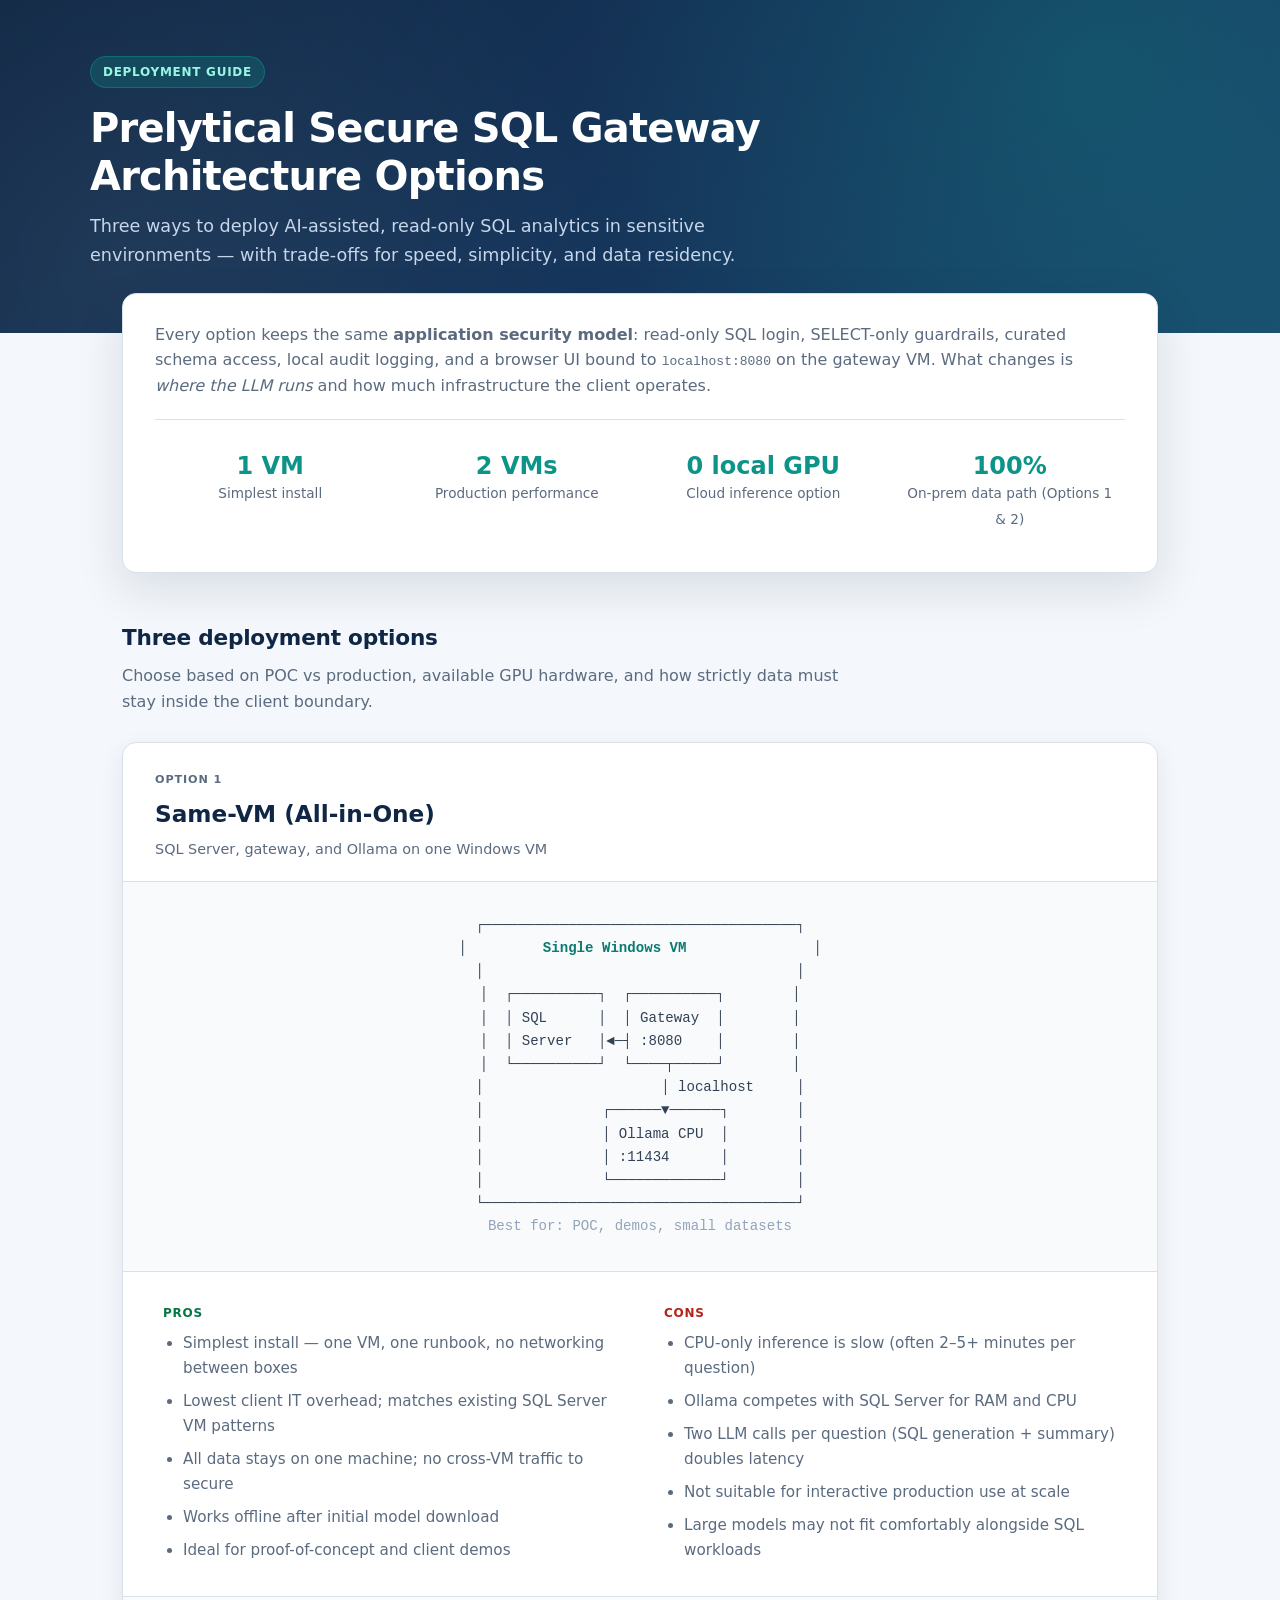
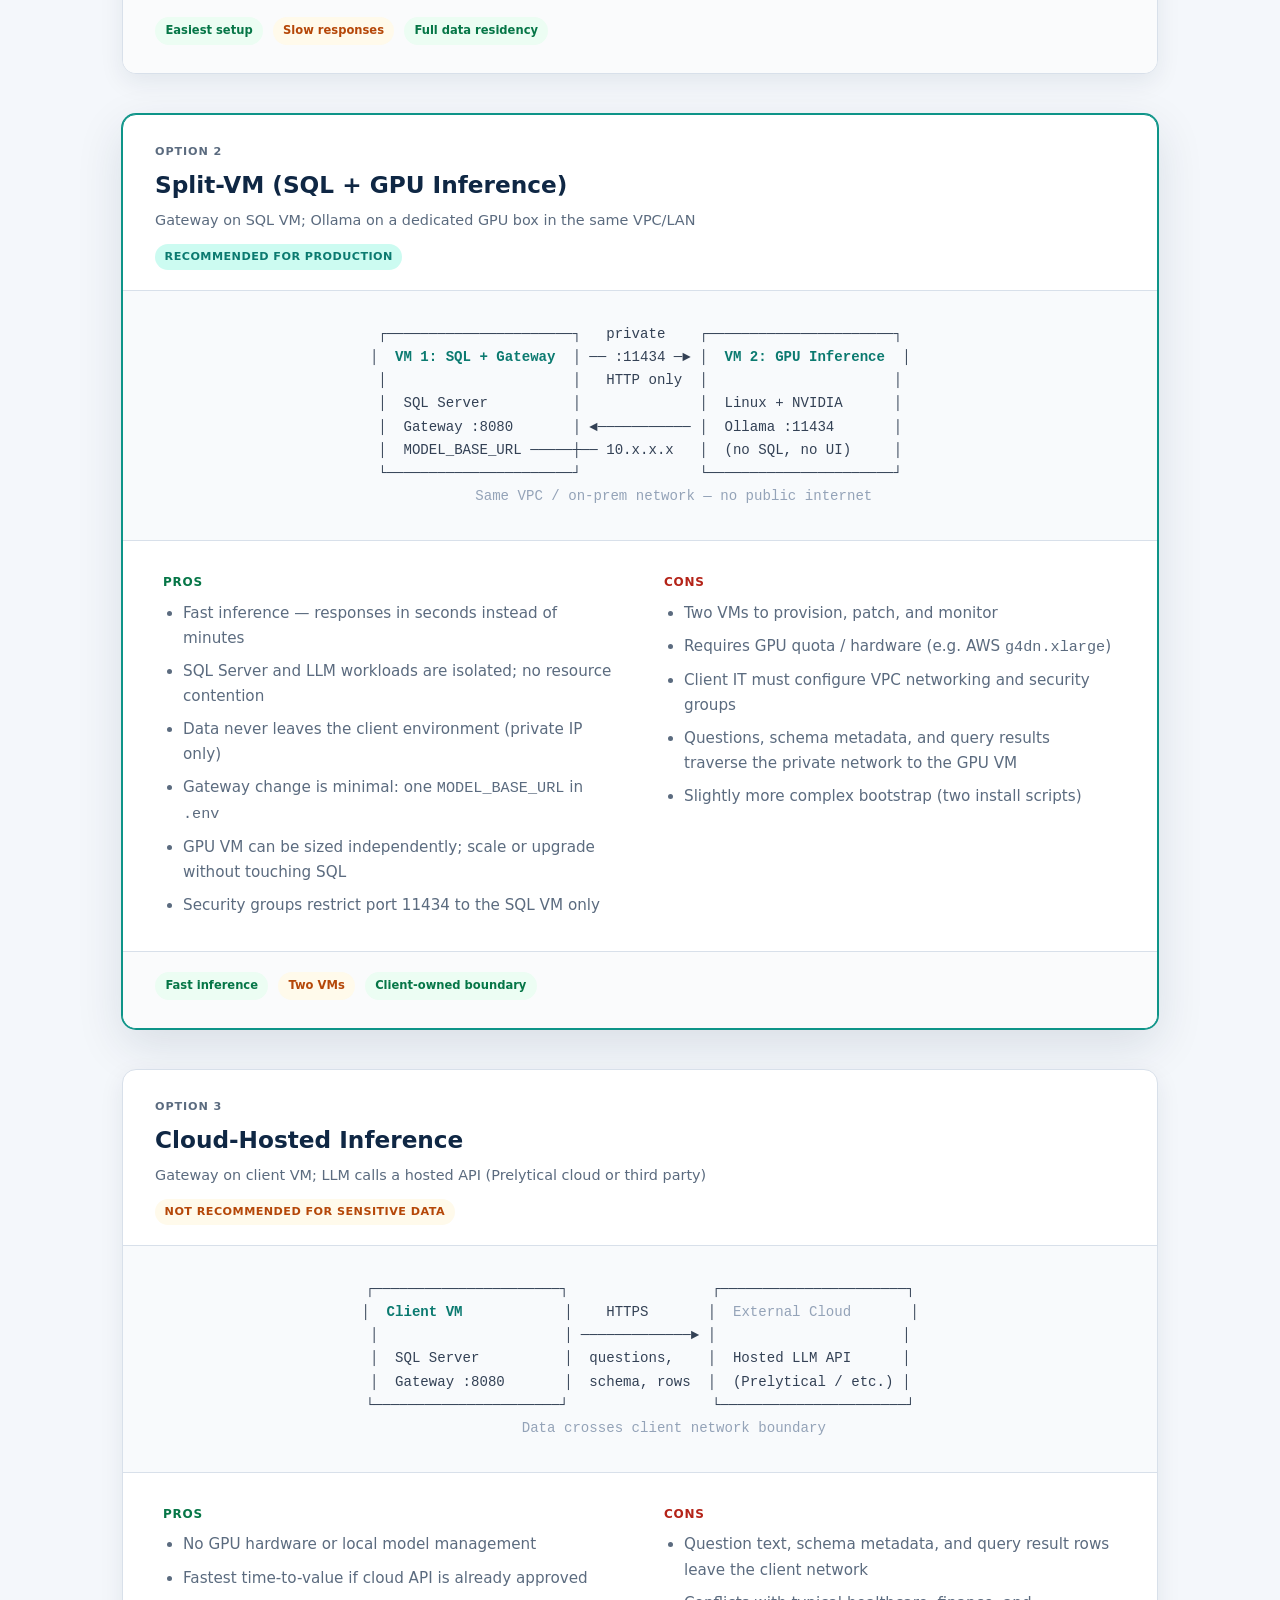
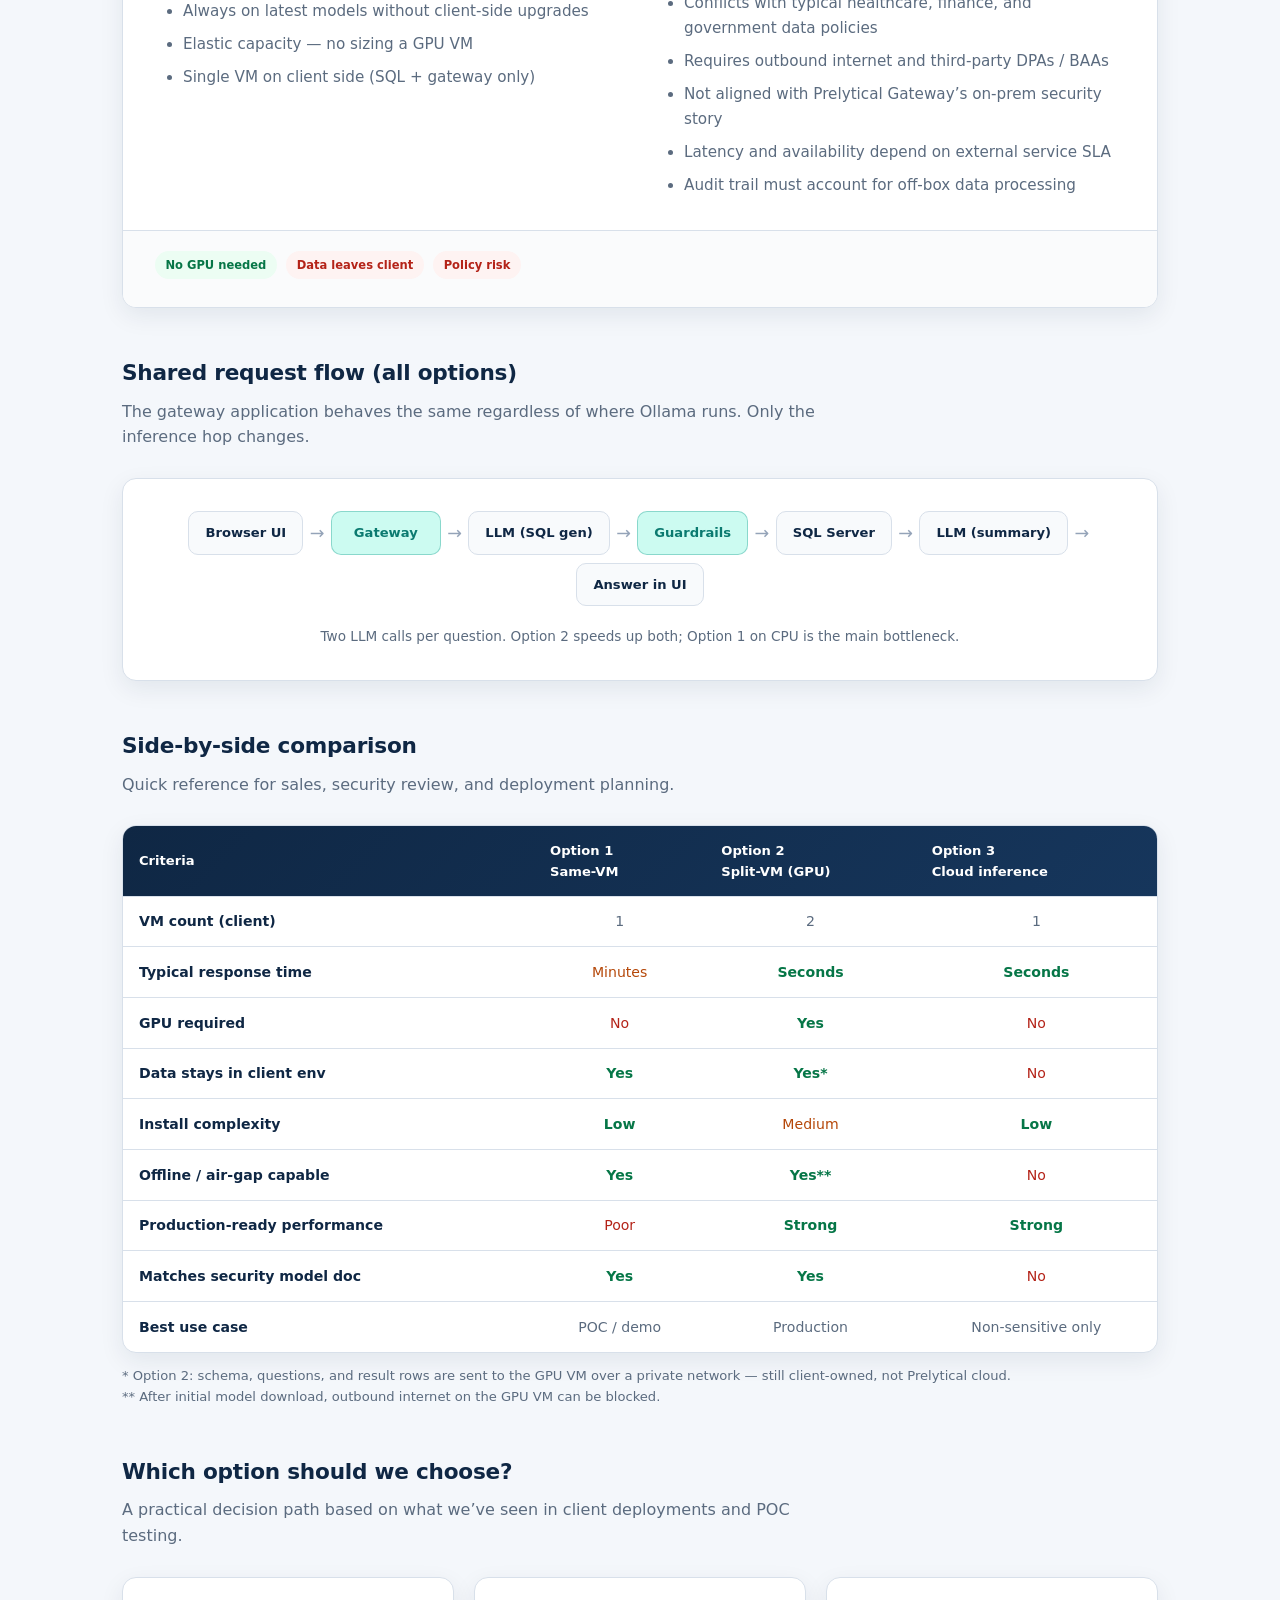
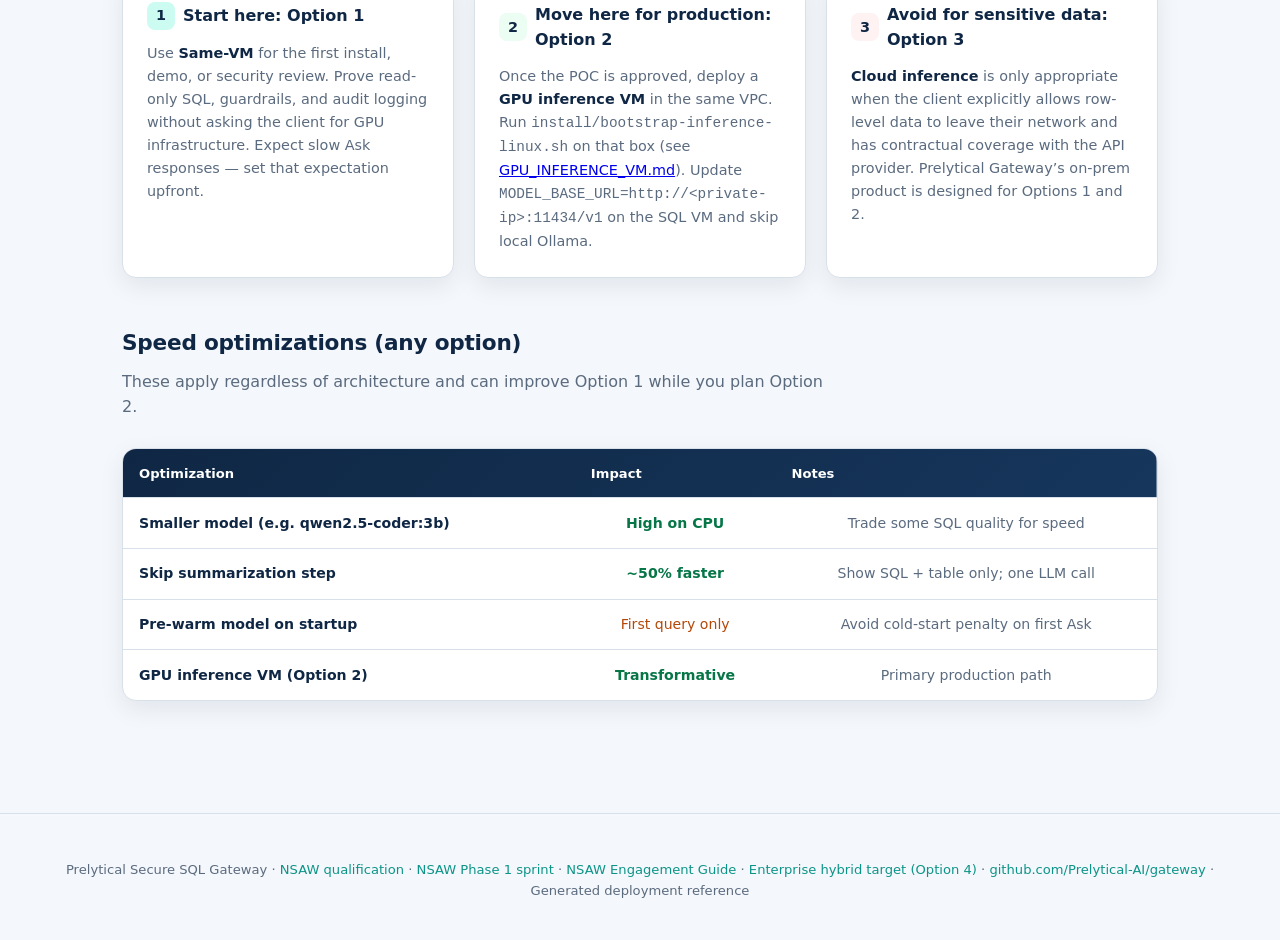
<file: docs/ARCHITECTURE_OPTIONS.html>
<!DOCTYPE html>
<html lang="en">
<head>
  <meta charset="UTF-8" />
  <meta name="viewport" content="width=device-width, initial-scale=1.0" />
  <title>Prelytical Secure SQL Gateway — Architecture Options</title>
  <style>
    :root {
      --bg: #f4f7fb;
      --surface: #ffffff;
      --text: #0f2744;
      --muted: #5b6b7f;
      --border: #d8e0ea;
      --primary: #0d9488;
      --primary-light: #ccfbf1;
      --primary-dark: #0b7a70;
      --navy: #0f2744;
      --navy-mid: #16365c;
      --danger: #b42318;
      --danger-bg: #fef3f2;
      --success: #067647;
      --success-bg: #ecfdf3;
      --warning: #b54708;
      --warning-bg: #fffaeb;
      --shadow: 0 8px 24px rgba(15, 39, 68, 0.08);
      --shadow-lg: 0 16px 48px rgba(15, 39, 68, 0.12);
      --radius: 14px;
    }

    * { box-sizing: border-box; }

    html { scroll-behavior: smooth; }

    body {
      margin: 0;
      font-family: "Segoe UI", system-ui, -apple-system, BlinkMacSystemFont, sans-serif;
      background: var(--bg);
      color: var(--text);
      line-height: 1.6;
    }

    /* Header */
    .hero {
      background: linear-gradient(135deg, var(--navy) 0%, var(--navy-mid) 55%, #1a4a6e 100%);
      color: #fff;
      padding: 3.5rem 2rem 4rem;
      position: relative;
      overflow: hidden;
    }

    .hero::before {
      content: "";
      position: absolute;
      inset: 0;
      background:
        radial-gradient(circle at 85% 20%, rgba(13, 148, 136, 0.25) 0%, transparent 45%),
        radial-gradient(circle at 10% 80%, rgba(255, 255, 255, 0.06) 0%, transparent 40%);
      pointer-events: none;
    }

    .hero-inner {
      max-width: 1100px;
      margin: 0 auto;
      position: relative;
    }

    .badge {
      display: inline-block;
      background: rgba(13, 148, 136, 0.25);
      border: 1px solid rgba(13, 148, 136, 0.5);
      color: #99f6e4;
      font-size: 0.75rem;
      font-weight: 600;
      letter-spacing: 0.06em;
      text-transform: uppercase;
      padding: 0.35rem 0.75rem;
      border-radius: 999px;
      margin-bottom: 1rem;
    }

    .hero h1 {
      margin: 0 0 0.75rem;
      font-size: clamp(1.75rem, 4vw, 2.5rem);
      font-weight: 700;
      letter-spacing: -0.02em;
      line-height: 1.2;
    }

    .hero p {
      margin: 0;
      max-width: 680px;
      font-size: 1.1rem;
      color: #c7d6ea;
    }

    /* Layout */
    .container {
      max-width: 1100px;
      margin: 0 auto;
      padding: 0 2rem 4rem;
    }

    section {
      margin-top: 3rem;
    }

    section > h2 {
      font-size: 1.35rem;
      font-weight: 700;
      margin: 0 0 0.5rem;
      letter-spacing: -0.01em;
    }

    section > .section-lead {
      color: var(--muted);
      margin: 0 0 1.75rem;
      max-width: 720px;
    }

    /* Intro card */
    .intro-card {
      background: var(--surface);
      border: 1px solid var(--border);
      border-radius: var(--radius);
      padding: 1.75rem 2rem;
      margin-top: -2.5rem;
      box-shadow: var(--shadow-lg);
      position: relative;
      z-index: 1;
    }

    .intro-card p { margin: 0 0 1rem; color: var(--muted); }
    .intro-card p:last-child { margin-bottom: 0; }

    .intro-grid {
      display: grid;
      grid-template-columns: repeat(auto-fit, minmax(200px, 1fr));
      gap: 1rem;
      margin-top: 1.25rem;
      padding-top: 1.25rem;
      border-top: 1px solid var(--border);
    }

    .intro-stat {
      text-align: center;
      padding: 0.75rem;
    }

    .intro-stat strong {
      display: block;
      font-size: 1.5rem;
      color: var(--primary);
      line-height: 1.2;
    }

    .intro-stat span {
      font-size: 0.85rem;
      color: var(--muted);
    }

    /* Option cards — stacked full width */
    .options-grid {
      display: flex;
      flex-direction: column;
      gap: 2.5rem;
    }

    .option-card {
      background: var(--surface);
      border: 1px solid var(--border);
      border-radius: var(--radius);
      overflow: hidden;
      box-shadow: var(--shadow);
      display: flex;
      flex-direction: column;
      width: 100%;
      transition: transform 0.2s, box-shadow 0.2s;
    }

    .option-body {
      display: flex;
      flex-direction: column;
      border-top: 1px solid var(--border);
    }

    .option-card:hover {
      transform: translateY(-3px);
      box-shadow: var(--shadow-lg);
    }

    .option-card.recommended {
      border-color: var(--primary);
      box-shadow: 0 0 0 1px var(--primary), var(--shadow-lg);
    }

    .option-header {
      padding: 1.75rem 2rem 1.25rem;
    }

    .option-number {
      font-size: 0.7rem;
      font-weight: 700;
      letter-spacing: 0.08em;
      text-transform: uppercase;
      color: var(--muted);
      margin-bottom: 0.35rem;
    }

    .option-header h3 {
      margin: 0 0 0.35rem;
      font-size: 1.45rem;
      font-weight: 700;
    }

    .option-tagline {
      margin: 0;
      font-size: 0.9rem;
      color: var(--muted);
    }

    .rec-badge {
      display: inline-block;
      background: var(--primary-light);
      color: var(--primary-dark);
      font-size: 0.7rem;
      font-weight: 700;
      letter-spacing: 0.04em;
      text-transform: uppercase;
      padding: 0.25rem 0.6rem;
      border-radius: 999px;
      margin-top: 0.75rem;
    }

    .warn-badge {
      display: inline-block;
      background: var(--warning-bg);
      color: var(--warning);
      font-size: 0.7rem;
      font-weight: 700;
      letter-spacing: 0.04em;
      text-transform: uppercase;
      padding: 0.25rem 0.6rem;
      border-radius: 999px;
      margin-top: 0.75rem;
    }

    /* Architecture diagrams */
    .diagram {
      padding: 2rem 2.5rem;
      background: #f8fafc;
      border-bottom: 1px solid var(--border);
      font-family: "Cascadia Code", "SF Mono", Consolas, monospace;
      font-size: 0.88rem;
      line-height: 1.65;
      overflow-x: auto;
      white-space: pre;
      color: #334155;
      text-align: center;
    }

    .diagram .box {
      display: inline-block;
      background: #fff;
      border: 1px solid var(--border);
      border-radius: 6px;
      padding: 0.15rem 0.4rem;
    }

    .diagram .highlight { color: var(--primary-dark); font-weight: 600; }
    .diagram .dim { color: #94a3b8; }

    /* Pros / cons */
    .pros-cons {
      padding: 2rem 2.5rem;
      flex: 1;
      display: grid;
      grid-template-columns: 1fr 1fr;
      gap: 3rem;
      align-content: start;
    }

    .pc-block h4 {
      margin: 0 0 0.5rem;
      font-size: 0.75rem;
      font-weight: 700;
      letter-spacing: 0.06em;
      text-transform: uppercase;
    }

    .pc-block.pros h4 { color: var(--success); }
    .pc-block.cons h4 { color: var(--danger); }

    .pc-block ul {
      margin: 0;
      padding-left: 1.25rem;
      font-size: 0.95rem;
      line-height: 1.65;
      color: var(--muted);
    }

    .pc-block li { margin-bottom: 0.5rem; }
    .pc-block li:last-child { margin-bottom: 0; }

    .meta-row {
      display: flex;
      flex-wrap: wrap;
      gap: 0.6rem;
      padding: 1.25rem 2rem 1.75rem;
      border-top: 1px solid var(--border);
      background: #fafbfc;
    }

    .meta-pill {
      font-size: 0.72rem;
      font-weight: 600;
      padding: 0.3rem 0.65rem;
      border-radius: 999px;
      background: #eef2f7;
      color: var(--muted);
    }

    .meta-pill.good { background: var(--success-bg); color: var(--success); }
    .meta-pill.mid { background: var(--warning-bg); color: var(--warning); }
    .meta-pill.bad { background: var(--danger-bg); color: var(--danger); }

    /* Comparison table */
    .table-wrap {
      background: var(--surface);
      border: 1px solid var(--border);
      border-radius: var(--radius);
      overflow: hidden;
      box-shadow: var(--shadow);
    }

    table {
      width: 100%;
      border-collapse: collapse;
      font-size: 0.88rem;
    }

    thead {
      background: linear-gradient(135deg, var(--navy), var(--navy-mid));
      color: #fff;
    }

    th, td {
      padding: 0.85rem 1rem;
      text-align: left;
      border-bottom: 1px solid var(--border);
    }

    th { font-weight: 600; font-size: 0.82rem; }
    tbody tr:last-child td { border-bottom: none; }
    tbody tr:hover { background: #f8fafc; }

    td:first-child { font-weight: 600; color: var(--text); }
    td:not(:first-child) { color: var(--muted); text-align: center; }

    .cell-yes { color: var(--success) !important; font-weight: 600; }
    .cell-no { color: var(--danger) !important; }
    .cell-mid { color: var(--warning) !important; }

    /* Decision guide */
    .decision-grid {
      display: grid;
      grid-template-columns: repeat(auto-fit, minmax(280px, 1fr));
      gap: 1.25rem;
    }

    .decision-card {
      background: var(--surface);
      border: 1px solid var(--border);
      border-radius: var(--radius);
      padding: 1.5rem;
      box-shadow: var(--shadow);
    }

    .decision-card h3 {
      margin: 0 0 0.75rem;
      font-size: 1rem;
      display: flex;
      align-items: center;
      gap: 0.5rem;
    }

    .decision-icon {
      width: 28px;
      height: 28px;
      border-radius: 8px;
      display: flex;
      align-items: center;
      justify-content: center;
      font-size: 0.9rem;
      flex-shrink: 0;
    }

    .decision-icon.a { background: var(--primary-light); }
    .decision-icon.b { background: var(--success-bg); }
    .decision-icon.c { background: var(--danger-bg); }

    .decision-card p {
      margin: 0;
      font-size: 0.9rem;
      color: var(--muted);
    }

    .decision-card strong { color: var(--text); }

    /* Flow section */
    .flow-box {
      background: var(--surface);
      border: 1px solid var(--border);
      border-radius: var(--radius);
      padding: 2rem;
      box-shadow: var(--shadow);
    }

    .flow-steps {
      display: flex;
      flex-wrap: wrap;
      align-items: center;
      justify-content: center;
      gap: 0.5rem 0.25rem;
    }

    .flow-step {
      background: #f8fafc;
      border: 1px solid var(--border);
      border-radius: 10px;
      padding: 0.65rem 1rem;
      font-size: 0.82rem;
      font-weight: 600;
      text-align: center;
      min-width: 110px;
    }

    .flow-step.accent {
      background: var(--primary-light);
      border-color: rgba(13, 148, 136, 0.35);
      color: var(--primary-dark);
    }

    .flow-arrow {
      color: #94a3b8;
      font-size: 1.1rem;
      padding: 0 0.15rem;
    }

    .flow-caption {
      text-align: center;
      margin: 1.25rem 0 0;
      font-size: 0.85rem;
      color: var(--muted);
    }

    /* Footer */
    footer {
      text-align: center;
      padding: 2rem;
      color: var(--muted);
      font-size: 0.82rem;
      border-top: 1px solid var(--border);
      margin-top: 3rem;
    }

    footer a { color: var(--primary); text-decoration: none; }
    footer a:hover { text-decoration: underline; }

    @media (max-width: 768px) {
      .pros-cons {
        grid-template-columns: 1fr;
        gap: 1.5rem;
        padding: 1.5rem 1.25rem;
      }
      .diagram {
        padding: 1.5rem 1.25rem;
        font-size: 0.75rem;
        text-align: left;
      }
    }

    @media (max-width: 640px) {
      .hero { padding: 2.5rem 1.25rem 3rem; }
      .container { padding: 0 1.25rem 3rem; }
      .intro-card { margin-top: -1.5rem; padding: 1.25rem; }
      th, td { padding: 0.65rem 0.75rem; font-size: 0.8rem; }
      .flow-arrow { display: none; }
      .flow-steps { flex-direction: column; }
      .option-header,
      .diagram,
      .pros-cons,
      .meta-row { padding-left: 1.25rem; padding-right: 1.25rem; }
    }

    @media print {
      .hero { padding: 1.5rem; }
      .option-card { break-inside: avoid; box-shadow: none; }
      .option-card:hover { transform: none; }
    }
  </style>
</head>
<body>

  <header class="hero">
    <div class="hero-inner">
      <span class="badge">Deployment Guide</span>
      <h1>Prelytical Secure SQL Gateway<br />Architecture Options</h1>
      <p>Three ways to deploy AI-assisted, read-only SQL analytics in sensitive environments — with trade-offs for speed, simplicity, and data residency.</p>
    </div>
  </header>

  <div class="container">

    <div class="intro-card">
      <p>
        Every option keeps the same <strong>application security model</strong>: read-only SQL login,
        SELECT-only guardrails, curated schema access, local audit logging, and a browser UI bound to
        <code>localhost:8080</code> on the gateway VM. What changes is <em>where the LLM runs</em> and
        how much infrastructure the client operates.
      </p>
      <div class="intro-grid">
        <div class="intro-stat"><strong>1 VM</strong><span>Simplest install</span></div>
        <div class="intro-stat"><strong>2 VMs</strong><span>Production performance</span></div>
        <div class="intro-stat"><strong>0 local GPU</strong><span>Cloud inference option</span></div>
        <div class="intro-stat"><strong>100%</strong><span>On-prem data path (Options 1 &amp; 2)</span></div>
      </div>
    </div>

    <!-- Options -->
    <section id="options">
      <h2>Three deployment options</h2>
      <p class="section-lead">Choose based on POC vs production, available GPU hardware, and how strictly data must stay inside the client boundary.</p>

      <div class="options-grid">

        <!-- Option 1 -->
        <article class="option-card" id="option-1">
          <div class="option-header">
            <div class="option-number">Option 1</div>
            <h3>Same-VM (All-in-One)</h3>
            <p class="option-tagline">SQL Server, gateway, and Ollama on one Windows VM</p>
          </div>
          <div class="option-body">
          <div class="diagram">┌─────────────────────────────────────┐
│         <span class="highlight">Single Windows VM</span>               │
│                                     │
│  ┌──────────┐  ┌──────────┐        │
│  │ SQL      │  │ Gateway  │        │
│  │ Server   │◄─┤ :8080    │        │
│  └──────────┘  └────┬─────┘        │
│                     │ localhost     │
│              ┌──────▼──────┐        │
│              │ Ollama CPU  │        │
│              │ :11434      │        │
│              └─────────────┘        │
└─────────────────────────────────────┘
<span class="dim">Best for: POC, demos, small datasets</span></div>
          <div class="pros-cons">
            <div class="pc-block pros">
              <h4>Pros</h4>
              <ul>
                <li>Simplest install — one VM, one runbook, no networking between boxes</li>
                <li>Lowest client IT overhead; matches existing SQL Server VM patterns</li>
                <li>All data stays on one machine; no cross-VM traffic to secure</li>
                <li>Works offline after initial model download</li>
                <li>Ideal for proof-of-concept and client demos</li>
              </ul>
            </div>
            <div class="pc-block cons">
              <h4>Cons</h4>
              <ul>
                <li>CPU-only inference is slow (often 2–5+ minutes per question)</li>
                <li>Ollama competes with SQL Server for RAM and CPU</li>
                <li>Two LLM calls per question (SQL generation + summary) doubles latency</li>
                <li>Not suitable for interactive production use at scale</li>
                <li>Large models may not fit comfortably alongside SQL workloads</li>
              </ul>
            </div>
          </div>
          </div>
          <div class="meta-row">
            <span class="meta-pill good">Easiest setup</span>
            <span class="meta-pill mid">Slow responses</span>
            <span class="meta-pill good">Full data residency</span>
          </div>
        </article>

        <!-- Option 2 -->
        <article class="option-card recommended" id="option-2">
          <div class="option-header">
            <div class="option-number">Option 2</div>
            <h3>Split-VM (SQL + GPU Inference)</h3>
            <p class="option-tagline">Gateway on SQL VM; Ollama on a dedicated GPU box in the same VPC/LAN</p>
            <span class="rec-badge">Recommended for production</span>
          </div>
          <div class="option-body">
          <div class="diagram">┌──────────────────────┐   private    ┌──────────────────────┐
│  <span class="highlight">VM 1: SQL + Gateway</span>  │ ── :11434 ─► │  <span class="highlight">VM 2: GPU Inference</span>  │
│                      │   HTTP only  │                      │
│  SQL Server          │              │  Linux + NVIDIA      │
│  Gateway :8080       │ ◄─────────── │  Ollama :11434       │
│  MODEL_BASE_URL ─────┼── 10.x.x.x   │  (no SQL, no UI)     │
└──────────────────────┘              └──────────────────────┘
        <span class="dim">Same VPC / on-prem network — no public internet</span></div>
          <div class="pros-cons">
            <div class="pc-block pros">
              <h4>Pros</h4>
              <ul>
                <li>Fast inference — responses in seconds instead of minutes</li>
                <li>SQL Server and LLM workloads are isolated; no resource contention</li>
                <li>Data never leaves the client environment (private IP only)</li>
                <li>Gateway change is minimal: one <code>MODEL_BASE_URL</code> in <code>.env</code></li>
                <li>GPU VM can be sized independently; scale or upgrade without touching SQL</li>
                <li>Security groups restrict port 11434 to the SQL VM only</li>
              </ul>
            </div>
            <div class="pc-block cons">
              <h4>Cons</h4>
              <ul>
                <li>Two VMs to provision, patch, and monitor</li>
                <li>Requires GPU quota / hardware (e.g. AWS <code>g4dn.xlarge</code>)</li>
                <li>Client IT must configure VPC networking and security groups</li>
                <li>Questions, schema metadata, and query results traverse the private network to the GPU VM</li>
                <li>Slightly more complex bootstrap (two install scripts)</li>
              </ul>
            </div>
          </div>
          </div>
          <div class="meta-row">
            <span class="meta-pill good">Fast inference</span>
            <span class="meta-pill mid">Two VMs</span>
            <span class="meta-pill good">Client-owned boundary</span>
          </div>
        </article>

        <!-- Option 3 -->
        <article class="option-card" id="option-3">
          <div class="option-header">
            <div class="option-number">Option 3</div>
            <h3>Cloud-Hosted Inference</h3>
            <p class="option-tagline">Gateway on client VM; LLM calls a hosted API (Prelytical cloud or third party)</p>
            <span class="warn-badge">Not recommended for sensitive data</span>
          </div>
          <div class="option-body">
          <div class="diagram">┌──────────────────────┐                 ┌──────────────────────┐
│  <span class="highlight">Client VM</span>            │    HTTPS       │  <span class="dim">External Cloud</span>       │
│                      │ ─────────────► │                      │
│  SQL Server          │  questions,    │  Hosted LLM API      │
│  Gateway :8080       │  schema, rows  │  (Prelytical / etc.) │
└──────────────────────┘                 └──────────────────────┘
        <span class="dim">Data crosses client network boundary</span></div>
          <div class="pros-cons">
            <div class="pc-block pros">
              <h4>Pros</h4>
              <ul>
                <li>No GPU hardware or local model management</li>
                <li>Fastest time-to-value if cloud API is already approved</li>
                <li>Always on latest models without client-side upgrades</li>
                <li>Elastic capacity — no sizing a GPU VM</li>
                <li>Single VM on client side (SQL + gateway only)</li>
              </ul>
            </div>
            <div class="pc-block cons">
              <h4>Cons</h4>
              <ul>
                <li>Question text, schema metadata, and query result rows leave the client network</li>
                <li>Conflicts with typical healthcare, finance, and government data policies</li>
                <li>Requires outbound internet and third-party DPAs / BAAs</li>
                <li>Not aligned with Prelytical Gateway’s on-prem security story</li>
                <li>Latency and availability depend on external service SLA</li>
                <li>Audit trail must account for off-box data processing</li>
              </ul>
            </div>
          </div>
          </div>
          <div class="meta-row">
            <span class="meta-pill good">No GPU needed</span>
            <span class="meta-pill bad">Data leaves client</span>
            <span class="meta-pill bad">Policy risk</span>
          </div>
        </article>

      </div>
    </section>

    <!-- Data flow -->
    <section id="data-flow">
      <h2>Shared request flow (all options)</h2>
      <p class="section-lead">The gateway application behaves the same regardless of where Ollama runs. Only the inference hop changes.</p>
      <div class="flow-box">
        <div class="flow-steps">
          <div class="flow-step">Browser UI</div>
          <span class="flow-arrow">→</span>
          <div class="flow-step accent">Gateway</div>
          <span class="flow-arrow">→</span>
          <div class="flow-step">LLM (SQL gen)</div>
          <span class="flow-arrow">→</span>
          <div class="flow-step accent">Guardrails</div>
          <span class="flow-arrow">→</span>
          <div class="flow-step">SQL Server</div>
          <span class="flow-arrow">→</span>
          <div class="flow-step">LLM (summary)</div>
          <span class="flow-arrow">→</span>
          <div class="flow-step">Answer in UI</div>
        </div>
        <p class="flow-caption">Two LLM calls per question. Option 2 speeds up both; Option 1 on CPU is the main bottleneck.</p>
      </div>
    </section>

    <!-- Comparison table -->
    <section id="comparison">
      <h2>Side-by-side comparison</h2>
      <p class="section-lead">Quick reference for sales, security review, and deployment planning.</p>
      <div class="table-wrap">
        <table>
          <thead>
            <tr>
              <th>Criteria</th>
              <th>Option 1<br />Same-VM</th>
              <th>Option 2<br />Split-VM (GPU)</th>
              <th>Option 3<br />Cloud inference</th>
            </tr>
          </thead>
          <tbody>
            <tr>
              <td>VM count (client)</td>
              <td>1</td>
              <td>2</td>
              <td>1</td>
            </tr>
            <tr>
              <td>Typical response time</td>
              <td class="cell-mid">Minutes</td>
              <td class="cell-yes">Seconds</td>
              <td class="cell-yes">Seconds</td>
            </tr>
            <tr>
              <td>GPU required</td>
              <td class="cell-no">No</td>
              <td class="cell-yes">Yes</td>
              <td class="cell-no">No</td>
            </tr>
            <tr>
              <td>Data stays in client env</td>
              <td class="cell-yes">Yes</td>
              <td class="cell-yes">Yes*</td>
              <td class="cell-no">No</td>
            </tr>
            <tr>
              <td>Install complexity</td>
              <td class="cell-yes">Low</td>
              <td class="cell-mid">Medium</td>
              <td class="cell-yes">Low</td>
            </tr>
            <tr>
              <td>Offline / air-gap capable</td>
              <td class="cell-yes">Yes</td>
              <td class="cell-yes">Yes**</td>
              <td class="cell-no">No</td>
            </tr>
            <tr>
              <td>Production-ready performance</td>
              <td class="cell-no">Poor</td>
              <td class="cell-yes">Strong</td>
              <td class="cell-yes">Strong</td>
            </tr>
            <tr>
              <td>Matches security model doc</td>
              <td class="cell-yes">Yes</td>
              <td class="cell-yes">Yes</td>
              <td class="cell-no">No</td>
            </tr>
            <tr>
              <td>Best use case</td>
              <td>POC / demo</td>
              <td>Production</td>
              <td>Non-sensitive only</td>
            </tr>
          </tbody>
        </table>
      </div>
      <p style="font-size: 0.82rem; color: var(--muted); margin-top: 0.75rem;">
        * Option 2: schema, questions, and result rows are sent to the GPU VM over a private network — still client-owned, not Prelytical cloud.<br />
        ** After initial model download, outbound internet on the GPU VM can be blocked.
      </p>
    </section>

    <!-- Decision guide -->
    <section id="decision">
      <h2>Which option should we choose?</h2>
      <p class="section-lead">A practical decision path based on what we’ve seen in client deployments and POC testing.</p>
      <div class="decision-grid">
        <div class="decision-card">
          <h3><span class="decision-icon a">1</span> Start here: Option 1</h3>
          <p>
            Use <strong>Same-VM</strong> for the first install, demo, or security review.
            Prove read-only SQL, guardrails, and audit logging without asking the client for GPU infrastructure.
            Expect slow Ask responses — set that expectation upfront.
          </p>
        </div>
        <div class="decision-card">
          <h3><span class="decision-icon b">2</span> Move here for production: Option 2</h3>
          <p>
            Once the POC is approved, deploy a <strong>GPU inference VM</strong> in the same VPC.
            Run <code>install/bootstrap-inference-linux.sh</code> on that box (see
            <a href="GPU_INFERENCE_VM.md">GPU_INFERENCE_VM.md</a>).
            Update <code>MODEL_BASE_URL=http://&lt;private-ip&gt;:11434/v1</code> on the SQL VM and skip local Ollama.
          </p>
        </div>
        <div class="decision-card">
          <h3><span class="decision-icon c">3</span> Avoid for sensitive data: Option 3</h3>
          <p>
            <strong>Cloud inference</strong> is only appropriate when the client explicitly allows row-level data
            to leave their network and has contractual coverage with the API provider.
            Prelytical Gateway’s on-prem product is designed for Options 1 and 2.
          </p>
        </div>
      </div>
    </section>

    <!-- Quick wins -->
    <section id="optimizations">
      <h2>Speed optimizations (any option)</h2>
      <p class="section-lead">These apply regardless of architecture and can improve Option 1 while you plan Option 2.</p>
      <div class="table-wrap">
        <table>
          <thead>
            <tr>
              <th>Optimization</th>
              <th>Impact</th>
              <th>Notes</th>
            </tr>
          </thead>
          <tbody>
            <tr>
              <td>Smaller model (e.g. qwen2.5-coder:3b)</td>
              <td class="cell-yes">High on CPU</td>
              <td>Trade some SQL quality for speed</td>
            </tr>
            <tr>
              <td>Skip summarization step</td>
              <td class="cell-yes">~50% faster</td>
              <td>Show SQL + table only; one LLM call</td>
            </tr>
            <tr>
              <td>Pre-warm model on startup</td>
              <td class="cell-mid">First query only</td>
              <td>Avoid cold-start penalty on first Ask</td>
            </tr>
            <tr>
              <td>GPU inference VM (Option 2)</td>
              <td class="cell-yes">Transformative</td>
              <td>Primary production path</td>
            </tr>
          </tbody>
        </table>
      </div>
    </section>

  </div>

  <footer>
    <p>
      Prelytical Secure SQL Gateway &middot;
      <a href="NSAW_QUALIFICATION.html">NSAW qualification</a>
      &middot;
      <a href="NSAW_PHASE1_SPRINT.html">NSAW Phase 1 sprint</a>
      &middot;
      <a href="NSAW_ENGAGEMENT.html">NSAW Engagement Guide</a>
      &middot;
      <a href="ENTERPRISE_ARCHITECTURE.html">Enterprise hybrid target (Option 4)</a>
      &middot;
      <a href="https://github.com/Prelytical-AI/gateway">github.com/Prelytical-AI/gateway</a>
      &middot; Generated deployment reference
    </p>
  </footer>

</body>
</html>
</file>
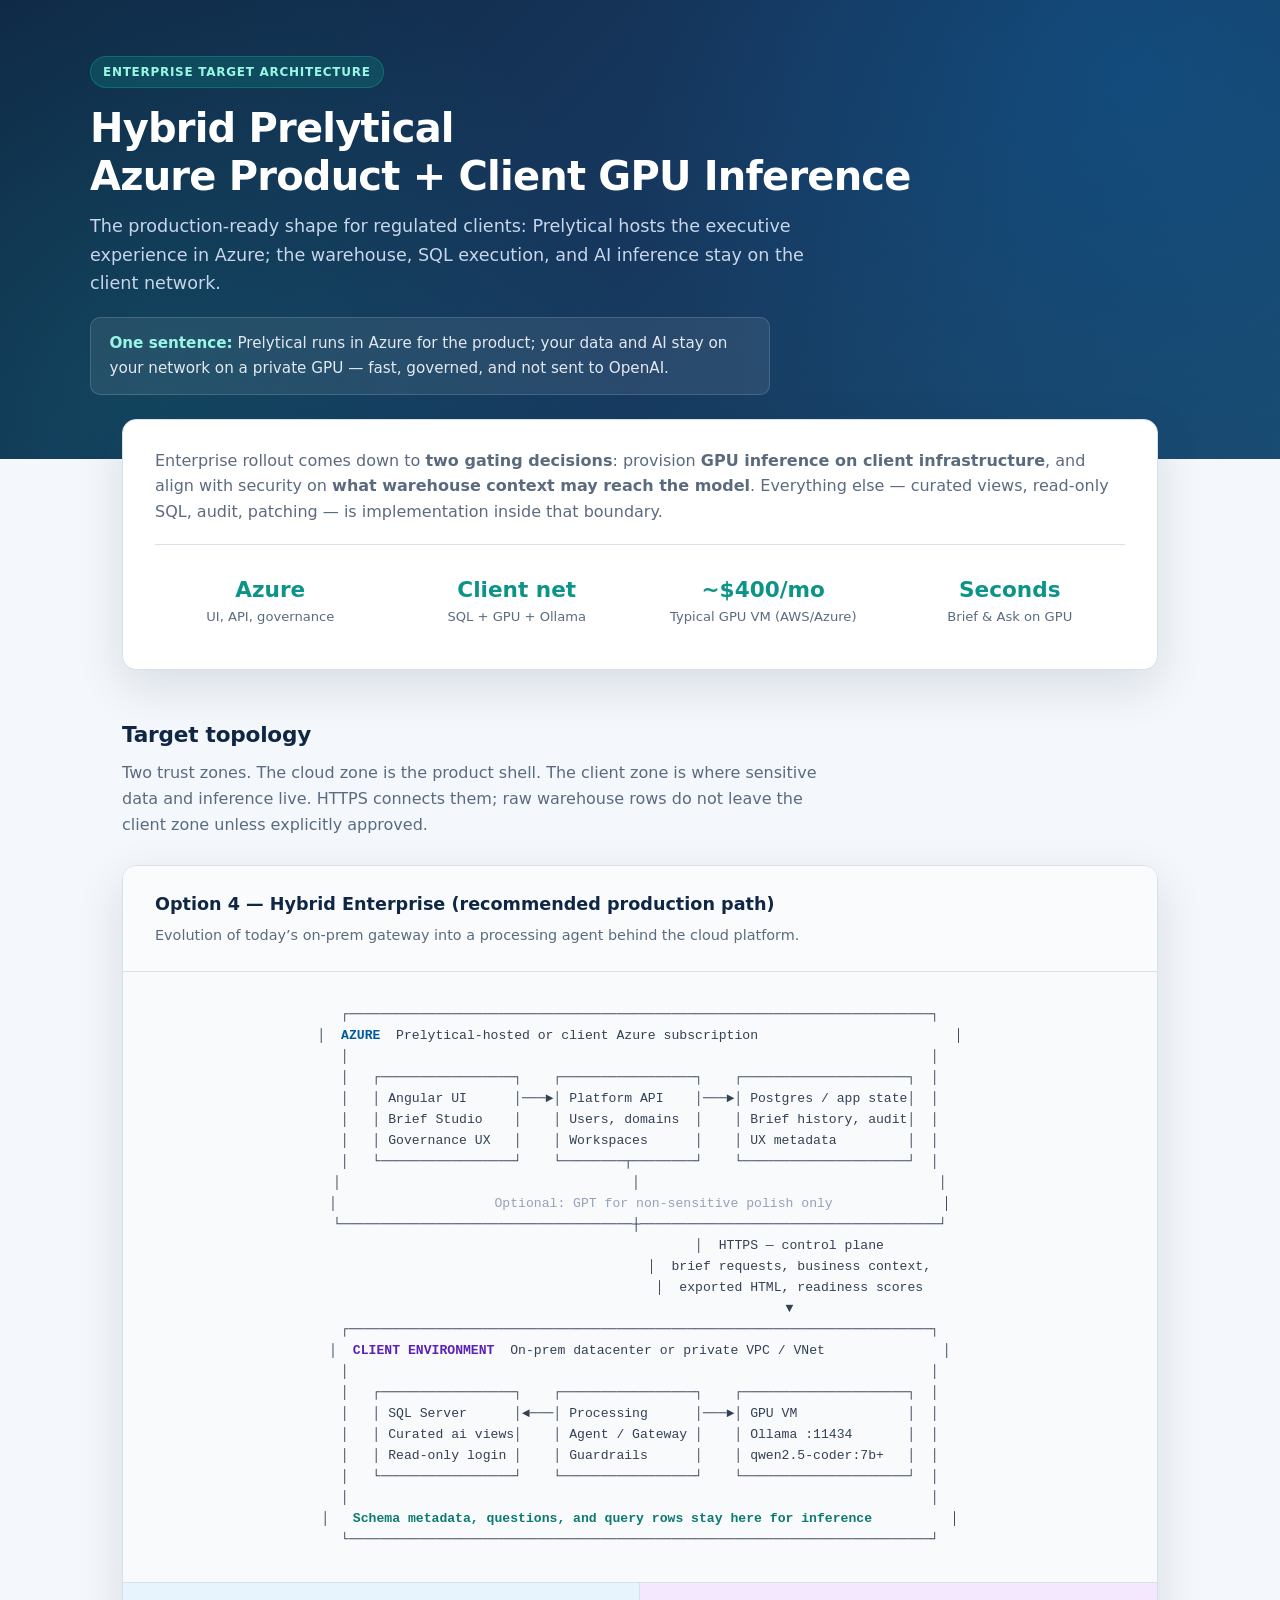
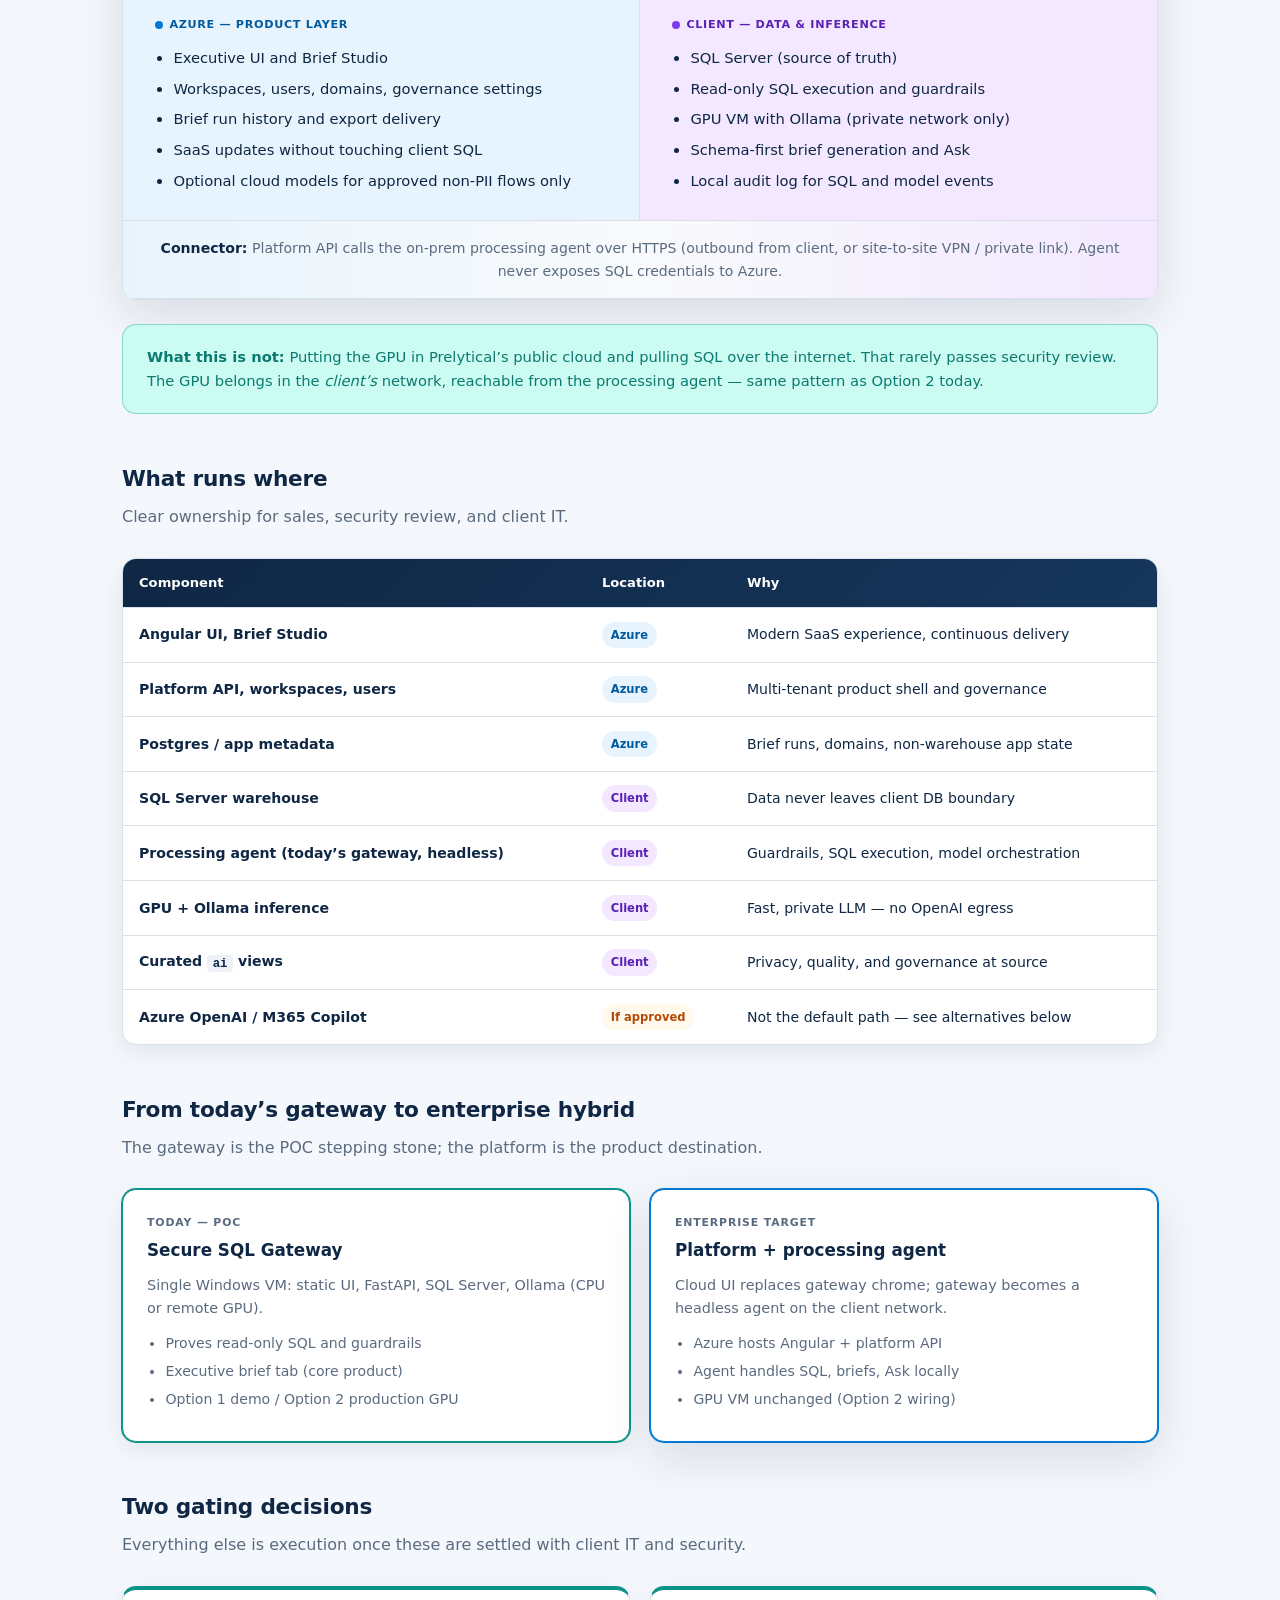
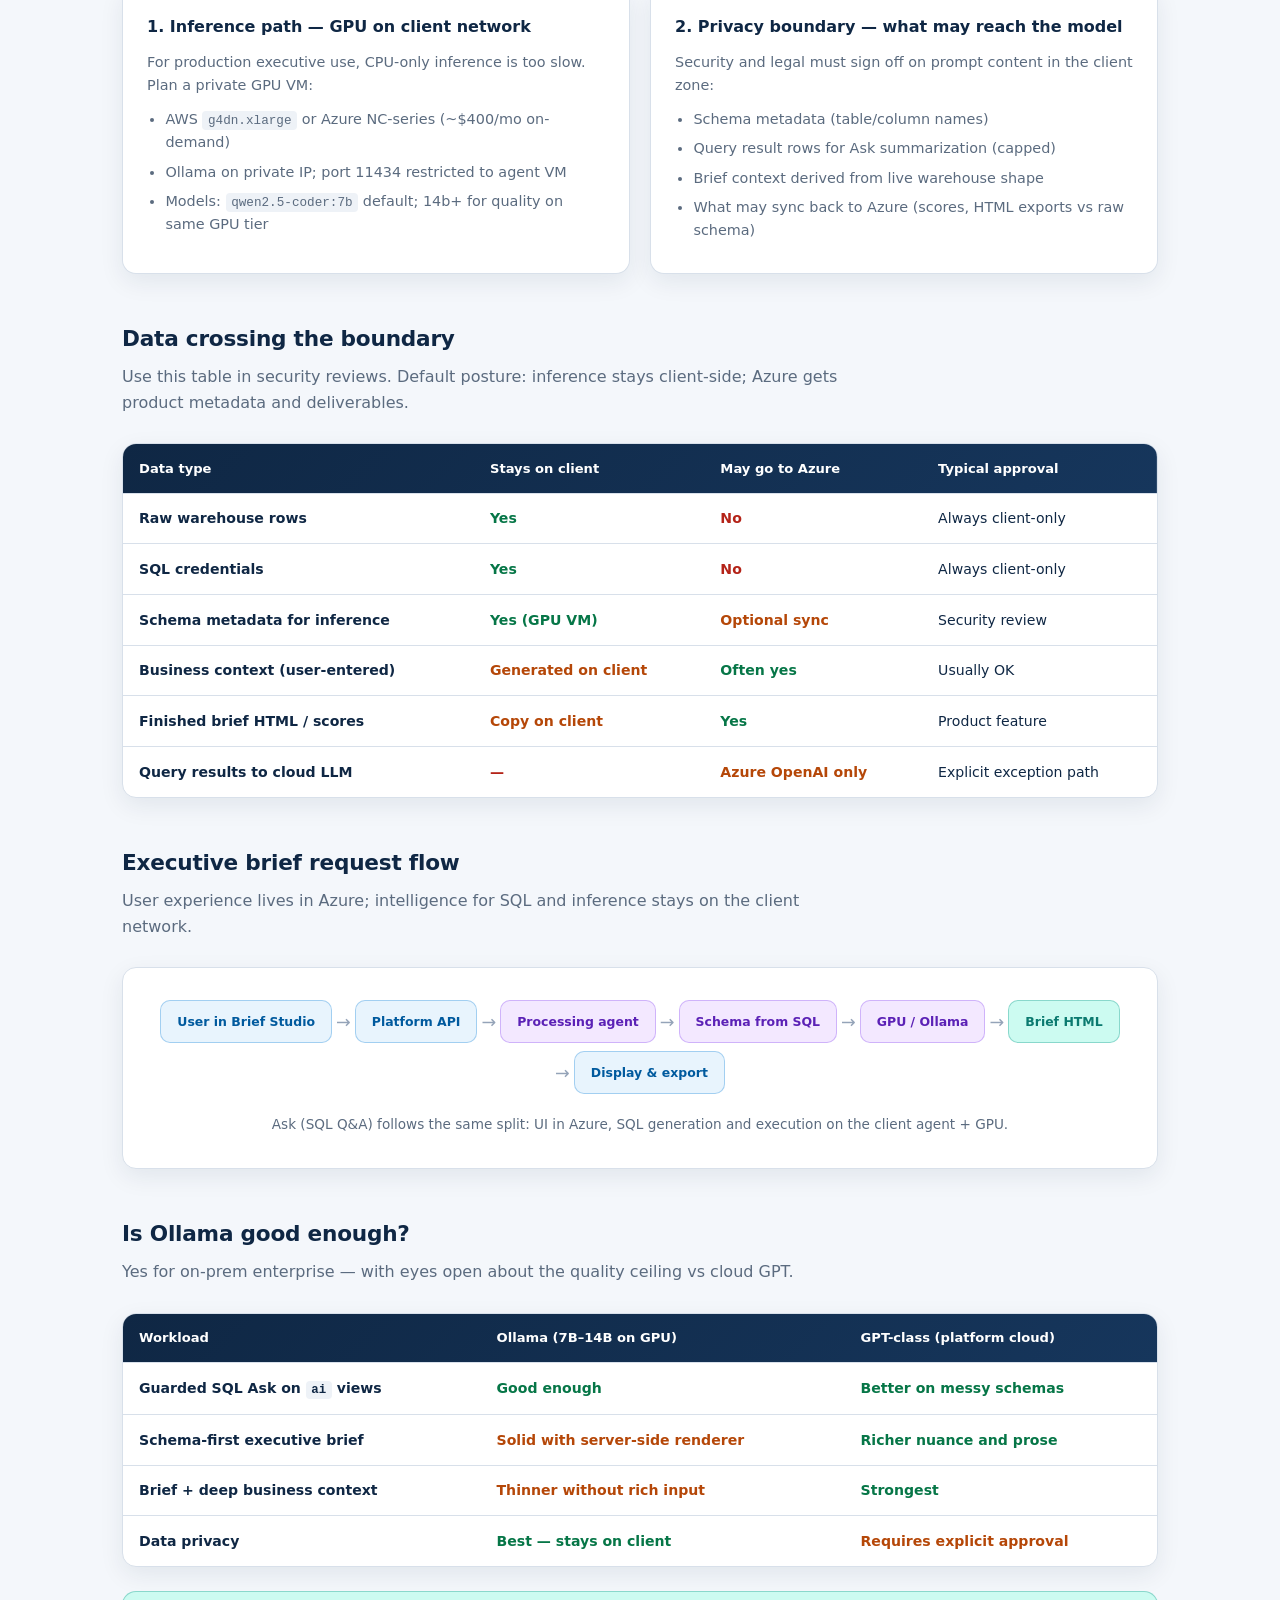
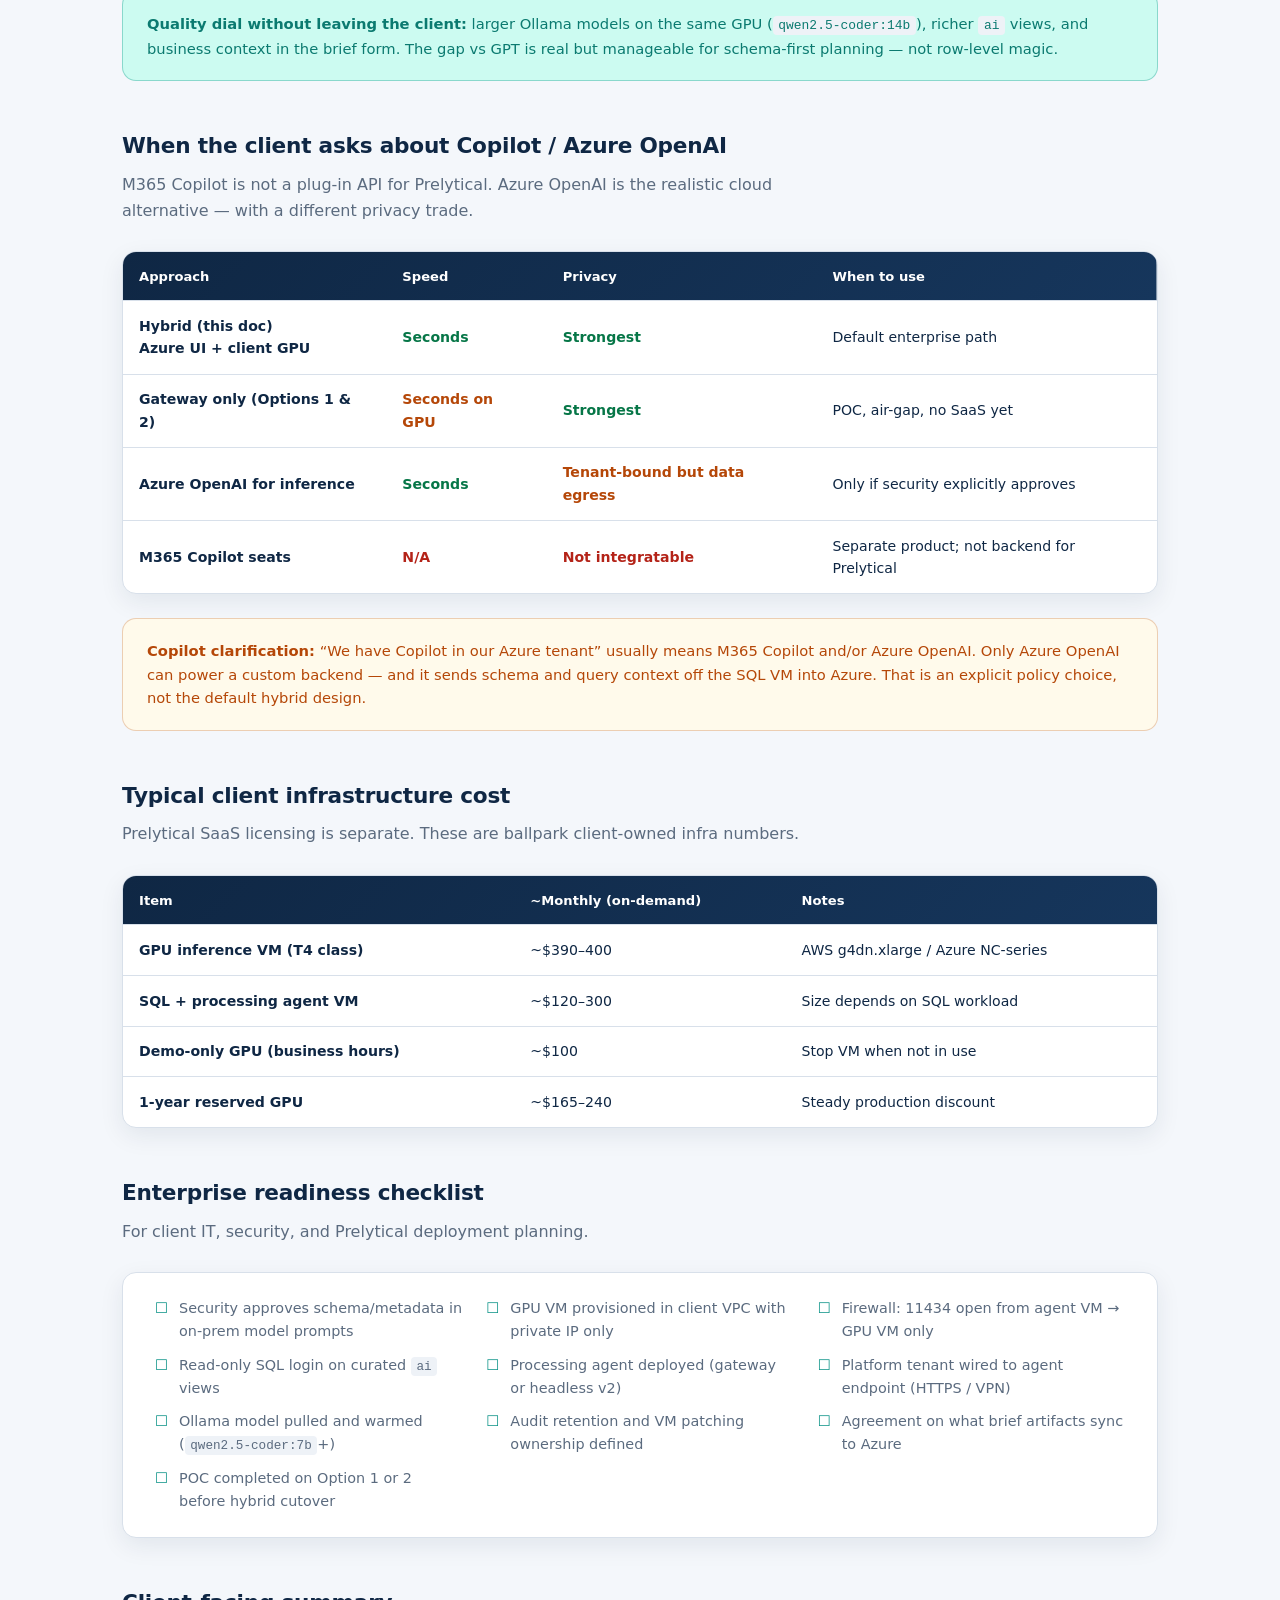
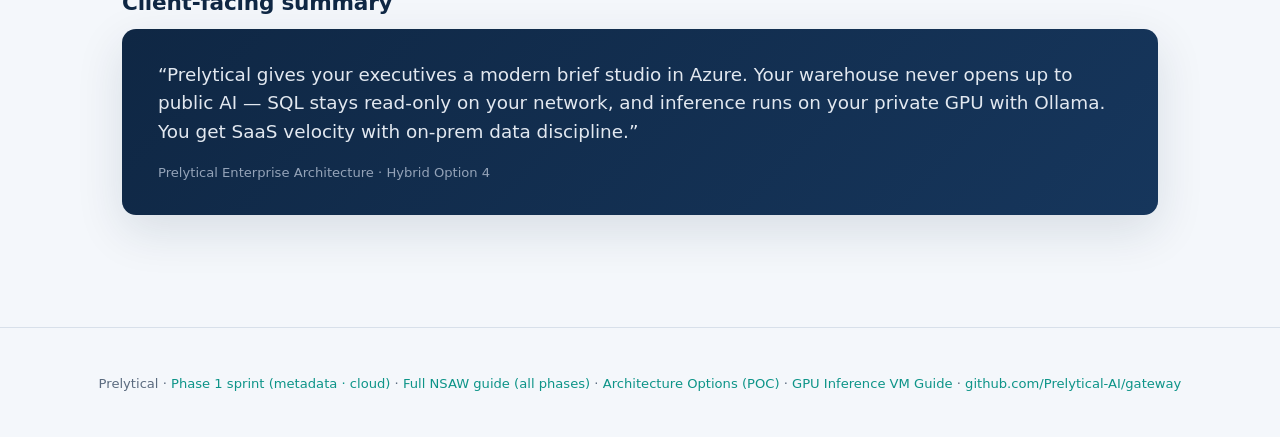
<file: docs/ENTERPRISE_ARCHITECTURE.html>
<!DOCTYPE html>
<html lang="en">
<head>
  <meta charset="UTF-8" />
  <meta name="viewport" content="width=device-width, initial-scale=1.0" />
  <title>Prelytical — Enterprise Architecture (Hybrid)</title>
  <style>
    :root {
      --bg: #f4f7fb;
      --surface: #ffffff;
      --text: #0f2744;
      --muted: #5b6b7f;
      --border: #d8e0ea;
      --primary: #0d9488;
      --primary-light: #ccfbf1;
      --primary-dark: #0b7a70;
      --navy: #0f2744;
      --navy-mid: #16365c;
      --azure: #0078d4;
      --azure-light: #e8f4fd;
      --azure-dark: #005a9e;
      --client: #7c3aed;
      --client-light: #f3e8ff;
      --client-dark: #5b21b6;
      --danger: #b42318;
      --danger-bg: #fef3f2;
      --success: #067647;
      --success-bg: #ecfdf3;
      --warning: #b54708;
      --warning-bg: #fffaeb;
      --shadow: 0 8px 24px rgba(15, 39, 68, 0.08);
      --shadow-lg: 0 16px 48px rgba(15, 39, 68, 0.12);
      --radius: 14px;
    }

    * { box-sizing: border-box; }
    html { scroll-behavior: smooth; }

    body {
      margin: 0;
      font-family: "Segoe UI", system-ui, -apple-system, BlinkMacSystemFont, sans-serif;
      background: var(--bg);
      color: var(--text);
      line-height: 1.6;
    }

    .hero {
      background: linear-gradient(135deg, var(--navy) 0%, var(--navy-mid) 45%, #1a4a6e 100%);
      color: #fff;
      padding: 3.5rem 2rem 4rem;
      position: relative;
      overflow: hidden;
    }

    .hero::before {
      content: "";
      position: absolute;
      inset: 0;
      background:
        radial-gradient(circle at 88% 15%, rgba(0, 120, 212, 0.22) 0%, transparent 42%),
        radial-gradient(circle at 12% 85%, rgba(13, 148, 136, 0.2) 0%, transparent 40%);
      pointer-events: none;
    }

    .hero-inner {
      max-width: 1100px;
      margin: 0 auto;
      position: relative;
    }

    .badge {
      display: inline-block;
      background: rgba(13, 148, 136, 0.25);
      border: 1px solid rgba(13, 148, 136, 0.5);
      color: #99f6e4;
      font-size: 0.75rem;
      font-weight: 600;
      letter-spacing: 0.06em;
      text-transform: uppercase;
      padding: 0.35rem 0.75rem;
      border-radius: 999px;
      margin-bottom: 1rem;
    }

    .hero h1 {
      margin: 0 0 0.75rem;
      font-size: clamp(1.75rem, 4vw, 2.5rem);
      font-weight: 700;
      letter-spacing: -0.02em;
      line-height: 1.2;
    }

    .hero p {
      margin: 0;
      max-width: 720px;
      font-size: 1.1rem;
      color: #c7d6ea;
    }

    .hero-tagline {
      margin-top: 1.25rem;
      padding: 0.85rem 1.15rem;
      background: rgba(255, 255, 255, 0.08);
      border: 1px solid rgba(255, 255, 255, 0.15);
      border-radius: 10px;
      font-size: 0.95rem;
      color: #e2e8f0;
      max-width: 680px;
    }

    .hero-tagline strong { color: #99f6e4; }

    .container {
      max-width: 1100px;
      margin: 0 auto;
      padding: 0 2rem 4rem;
    }

    section { margin-top: 3rem; }

    section > h2 {
      font-size: 1.35rem;
      font-weight: 700;
      margin: 0 0 0.5rem;
      letter-spacing: -0.01em;
    }

    section > .section-lead {
      color: var(--muted);
      margin: 0 0 1.75rem;
      max-width: 720px;
    }

    .intro-card {
      background: var(--surface);
      border: 1px solid var(--border);
      border-radius: var(--radius);
      padding: 1.75rem 2rem;
      margin-top: -2.5rem;
      box-shadow: var(--shadow-lg);
      position: relative;
      z-index: 1;
    }

    .intro-card p { margin: 0 0 1rem; color: var(--muted); }
    .intro-card p:last-child { margin-bottom: 0; }

    .intro-grid {
      display: grid;
      grid-template-columns: repeat(auto-fit, minmax(180px, 1fr));
      gap: 1rem;
      margin-top: 1.25rem;
      padding-top: 1.25rem;
      border-top: 1px solid var(--border);
    }

    .intro-stat {
      text-align: center;
      padding: 0.75rem;
    }

    .intro-stat strong {
      display: block;
      font-size: 1.35rem;
      color: var(--primary);
      line-height: 1.2;
    }

    .intro-stat span {
      font-size: 0.82rem;
      color: var(--muted);
    }

    /* Zone architecture */
    .arch-card {
      background: var(--surface);
      border: 1px solid var(--border);
      border-radius: var(--radius);
      overflow: hidden;
      box-shadow: var(--shadow-lg);
    }

    .arch-card-header {
      padding: 1.5rem 2rem;
      border-bottom: 1px solid var(--border);
      background: #fafbfc;
    }

    .arch-card-header h3 {
      margin: 0;
      font-size: 1.1rem;
    }

    .arch-card-header p {
      margin: 0.35rem 0 0;
      font-size: 0.9rem;
      color: var(--muted);
    }

    .diagram {
      padding: 2rem 2.5rem;
      background: #f8fafc;
      font-family: "Cascadia Code", "SF Mono", Consolas, monospace;
      font-size: 0.82rem;
      line-height: 1.6;
      overflow-x: auto;
      white-space: pre;
      color: #334155;
      text-align: center;
      border-bottom: 1px solid var(--border);
    }

    .diagram .azure { color: var(--azure-dark); font-weight: 600; }
    .diagram .client { color: var(--client-dark); font-weight: 600; }
    .diagram .highlight { color: var(--primary-dark); font-weight: 600; }
    .diagram .dim { color: #94a3b8; }
    .diagram .warn { color: var(--warning); }

    .zone-grid {
      display: grid;
      grid-template-columns: 1fr 1fr;
      gap: 0;
    }

    .zone-block {
      padding: 1.75rem 2rem;
    }

    .zone-block.azure {
      background: var(--azure-light);
      border-right: 1px solid var(--border);
    }

    .zone-block.client {
      background: var(--client-light);
    }

    .zone-label {
      display: inline-flex;
      align-items: center;
      gap: 0.4rem;
      font-size: 0.7rem;
      font-weight: 700;
      letter-spacing: 0.06em;
      text-transform: uppercase;
      margin-bottom: 0.75rem;
    }

    .zone-label.azure { color: var(--azure-dark); }
    .zone-label.client { color: var(--client-dark); }

    .zone-dot {
      width: 8px;
      height: 8px;
      border-radius: 50%;
    }

    .zone-dot.azure { background: var(--azure); }
    .zone-dot.client { background: var(--client); }

    .zone-block ul {
      margin: 0;
      padding-left: 1.15rem;
      font-size: 0.92rem;
      color: var(--text);
    }

    .zone-block li { margin-bottom: 0.45rem; }
    .zone-block li:last-child { margin-bottom: 0; }

    .connector-bar {
      padding: 1rem 2rem;
      background: linear-gradient(90deg, var(--azure-light), #f8fafc, var(--client-light));
      border-top: 1px solid var(--border);
      border-bottom: 1px solid var(--border);
      text-align: center;
      font-size: 0.88rem;
      color: var(--muted);
    }

    .connector-bar strong { color: var(--text); }

    /* Tables */
    .table-wrap {
      background: var(--surface);
      border: 1px solid var(--border);
      border-radius: var(--radius);
      overflow: hidden;
      box-shadow: var(--shadow);
    }

    table {
      width: 100%;
      border-collapse: collapse;
      font-size: 0.88rem;
    }

    thead {
      background: linear-gradient(135deg, var(--navy), var(--navy-mid));
      color: #fff;
    }

    th, td {
      padding: 0.85rem 1rem;
      text-align: left;
      border-bottom: 1px solid var(--border);
    }

    th { font-weight: 600; font-size: 0.82rem; }
    tbody tr:last-child td { border-bottom: none; }
    tbody tr:hover { background: #f8fafc; }

    td:first-child { font-weight: 600; color: var(--text); }

    .cell-yes { color: var(--success); font-weight: 600; }
    .cell-no { color: var(--danger); font-weight: 600; }
    .cell-mid { color: var(--warning); font-weight: 600; }

    .pill {
      display: inline-block;
      font-size: 0.72rem;
      font-weight: 600;
      padding: 0.25rem 0.55rem;
      border-radius: 999px;
      white-space: nowrap;
    }

    .pill.azure { background: var(--azure-light); color: var(--azure-dark); }
    .pill.client { background: var(--client-light); color: var(--client-dark); }
    .pill.both { background: var(--warning-bg); color: var(--warning); }

    /* Evolution timeline */
    .timeline {
      display: grid;
      grid-template-columns: repeat(auto-fit, minmax(280px, 1fr));
      gap: 1.25rem;
    }

    .timeline-card {
      background: var(--surface);
      border: 1px solid var(--border);
      border-radius: var(--radius);
      padding: 1.5rem;
      box-shadow: var(--shadow);
      position: relative;
    }

    .timeline-card.current {
      border-color: var(--primary);
      box-shadow: 0 0 0 1px var(--primary), var(--shadow);
    }

    .timeline-card.target {
      border-color: var(--azure);
      box-shadow: 0 0 0 1px var(--azure), var(--shadow-lg);
    }

    .timeline-step {
      font-size: 0.68rem;
      font-weight: 700;
      letter-spacing: 0.08em;
      text-transform: uppercase;
      color: var(--muted);
      margin-bottom: 0.35rem;
    }

    .timeline-card h3 {
      margin: 0 0 0.65rem;
      font-size: 1.05rem;
    }

    .timeline-card p {
      margin: 0;
      font-size: 0.9rem;
      color: var(--muted);
    }

    .timeline-card ul {
      margin: 0.75rem 0 0;
      padding-left: 1.15rem;
      font-size: 0.88rem;
      color: var(--muted);
    }

    .timeline-card li { margin-bottom: 0.35rem; }

    /* Decision cards */
    .decision-grid {
      display: grid;
      grid-template-columns: repeat(auto-fit, minmax(280px, 1fr));
      gap: 1.25rem;
    }

    .decision-card {
      background: var(--surface);
      border: 1px solid var(--border);
      border-radius: var(--radius);
      padding: 1.5rem;
      box-shadow: var(--shadow);
    }

    .decision-card.gate {
      border-top: 4px solid var(--primary);
    }

    .decision-card h3 {
      margin: 0 0 0.75rem;
      font-size: 1rem;
    }

    .decision-card p, .decision-card ul {
      margin: 0;
      font-size: 0.9rem;
      color: var(--muted);
    }

    .decision-card ul {
      margin-top: 0.65rem;
      padding-left: 1.15rem;
    }

    .decision-card li { margin-bottom: 0.4rem; }

    /* Flow */
    .flow-box {
      background: var(--surface);
      border: 1px solid var(--border);
      border-radius: var(--radius);
      padding: 2rem;
      box-shadow: var(--shadow);
    }

    .flow-steps {
      display: flex;
      flex-wrap: wrap;
      align-items: center;
      justify-content: center;
      gap: 0.5rem 0.25rem;
    }

    .flow-step {
      background: #f8fafc;
      border: 1px solid var(--border);
      border-radius: 10px;
      padding: 0.65rem 1rem;
      font-size: 0.78rem;
      font-weight: 600;
      text-align: center;
      min-width: 100px;
    }

    .flow-step.azure {
      background: var(--azure-light);
      border-color: rgba(0, 120, 212, 0.3);
      color: var(--azure-dark);
    }

    .flow-step.client {
      background: var(--client-light);
      border-color: rgba(124, 58, 237, 0.3);
      color: var(--client-dark);
    }

    .flow-step.accent {
      background: var(--primary-light);
      border-color: rgba(13, 148, 136, 0.35);
      color: var(--primary-dark);
    }

    .flow-arrow { color: #94a3b8; font-size: 1.1rem; }

    .flow-caption {
      text-align: center;
      margin: 1.25rem 0 0;
      font-size: 0.85rem;
      color: var(--muted);
    }

    /* Callout */
    .callout {
      background: var(--primary-light);
      border: 1px solid rgba(13, 148, 136, 0.35);
      border-radius: var(--radius);
      padding: 1.25rem 1.5rem;
      margin-top: 1.5rem;
    }

    .callout p {
      margin: 0;
      font-size: 0.92rem;
      color: var(--primary-dark);
    }

    .callout.warn {
      background: var(--warning-bg);
      border-color: rgba(181, 71, 8, 0.25);
    }

    .callout.warn p { color: var(--warning); }

    /* Checklist */
    .checklist {
      background: var(--surface);
      border: 1px solid var(--border);
      border-radius: var(--radius);
      padding: 1.5rem 2rem;
      box-shadow: var(--shadow);
    }

    .checklist ul {
      margin: 0;
      padding: 0;
      list-style: none;
      display: grid;
      grid-template-columns: repeat(auto-fit, minmax(260px, 1fr));
      gap: 0.65rem 1.5rem;
    }

    .checklist li {
      font-size: 0.9rem;
      color: var(--muted);
      padding-left: 1.5rem;
      position: relative;
    }

    .checklist li::before {
      content: "☐";
      position: absolute;
      left: 0;
      color: var(--primary);
      font-weight: 700;
    }

    .pitch-box {
      background: linear-gradient(135deg, var(--navy), var(--navy-mid));
      color: #fff;
      border-radius: var(--radius);
      padding: 2rem 2.25rem;
      box-shadow: var(--shadow-lg);
    }

    .pitch-box blockquote {
      margin: 0;
      font-size: 1.15rem;
      line-height: 1.55;
      font-weight: 500;
      color: #e2e8f0;
    }

    .pitch-box cite {
      display: block;
      margin-top: 1rem;
      font-size: 0.82rem;
      font-style: normal;
      color: #94a3b8;
    }

    footer {
      text-align: center;
      padding: 2rem;
      color: var(--muted);
      font-size: 0.82rem;
      border-top: 1px solid var(--border);
      margin-top: 3rem;
    }

    footer a { color: var(--primary); text-decoration: none; }
    footer a:hover { text-decoration: underline; }

    code {
      font-family: "Cascadia Code", "SF Mono", Consolas, monospace;
      font-size: 0.88em;
      background: #eef2f7;
      padding: 0.12rem 0.35rem;
      border-radius: 4px;
    }

    @media (max-width: 768px) {
      .zone-grid { grid-template-columns: 1fr; }
      .zone-block.azure {
        border-right: none;
        border-bottom: 1px solid var(--border);
      }
      .diagram {
        padding: 1.5rem 1.25rem;
        font-size: 0.72rem;
        text-align: left;
      }
    }

    @media (max-width: 640px) {
      .hero { padding: 2.5rem 1.25rem 3rem; }
      .container { padding: 0 1.25rem 3rem; }
      .intro-card { margin-top: -1.5rem; padding: 1.25rem; }
      .flow-arrow { display: none; }
      .flow-steps { flex-direction: column; }
    }

    @media print {
      .hero { padding: 1.5rem; }
      .arch-card, .timeline-card { break-inside: avoid; box-shadow: none; }
    }
  </style>
</head>
<body>

  <header class="hero">
    <div class="hero-inner">
      <span class="badge">Enterprise Target Architecture</span>
      <h1>Hybrid Prelytical<br />Azure Product + Client GPU Inference</h1>
      <p>
        The production-ready shape for regulated clients: Prelytical hosts the executive experience
        in Azure; the warehouse, SQL execution, and AI inference stay on the client network.
      </p>
      <div class="hero-tagline">
        <strong>One sentence:</strong> Prelytical runs in Azure for the product; your data and AI stay on your network on a private GPU — fast, governed, and not sent to OpenAI.
      </div>
    </div>
  </header>

  <div class="container">

    <div class="intro-card">
      <p>
        Enterprise rollout comes down to <strong>two gating decisions</strong>: provision
        <strong>GPU inference on client infrastructure</strong>, and align with security on
        <strong>what warehouse context may reach the model</strong>. Everything else — curated views,
        read-only SQL, audit, patching — is implementation inside that boundary.
      </p>
      <div class="intro-grid">
        <div class="intro-stat"><strong>Azure</strong><span>UI, API, governance</span></div>
        <div class="intro-stat"><strong>Client net</strong><span>SQL + GPU + Ollama</span></div>
        <div class="intro-stat"><strong>~$400/mo</strong><span>Typical GPU VM (AWS/Azure)</span></div>
        <div class="intro-stat"><strong>Seconds</strong><span>Brief &amp; Ask on GPU</span></div>
      </div>
    </div>

    <!-- Main architecture -->
    <section id="topology">
      <h2>Target topology</h2>
      <p class="section-lead">
        Two trust zones. The cloud zone is the product shell. The client zone is where sensitive
        data and inference live. HTTPS connects them; raw warehouse rows do not leave the client zone
        unless explicitly approved.
      </p>

      <div class="arch-card">
        <div class="arch-card-header">
          <h3>Option 4 — Hybrid Enterprise (recommended production path)</h3>
          <p>Evolution of today’s on-prem gateway into a processing agent behind the cloud platform.</p>
        </div>

        <div class="diagram">┌──────────────────────────────────────────────────────────────────────────┐
│  <span class="azure">AZURE</span>  Prelytical-hosted or client Azure subscription                         │
│                                                                          │
│   ┌─────────────────┐    ┌─────────────────┐    ┌─────────────────────┐  │
│   │ Angular UI      │───►│ Platform API    │───►│ Postgres / app state│  │
│   │ Brief Studio    │    │ Users, domains  │    │ Brief history, audit│  │
│   │ Governance UX   │    │ Workspaces      │    │ UX metadata         │  │
│   └─────────────────┘    └────────┬────────┘    └─────────────────────┘  │
│                                     │                                      │
│                    <span class="dim">Optional: GPT for non-sensitive polish only</span>              │
└─────────────────────────────────────┼──────────────────────────────────────┘
                                      │  HTTPS — control plane
                                      │  brief requests, business context,
                                      │  exported HTML, readiness scores
                                      ▼
┌──────────────────────────────────────────────────────────────────────────┐
│  <span class="client">CLIENT ENVIRONMENT</span>  On-prem datacenter or private VPC / VNet               │
│                                                                          │
│   ┌─────────────────┐    ┌─────────────────┐    ┌─────────────────────┐  │
│   │ SQL Server      │◄───│ Processing      │───►│ GPU VM              │  │
│   │ Curated ai views│    │ Agent / Gateway │    │ Ollama :11434       │  │
│   │ Read-only login │    │ Guardrails      │    │ qwen2.5-coder:7b+   │  │
│   └─────────────────┘    └─────────────────┘    └─────────────────────┘  │
│                                                                          │
│   <span class="highlight">Schema metadata, questions, and query rows stay here for inference</span>          │
└──────────────────────────────────────────────────────────────────────────┘</div>

        <div class="zone-grid">
          <div class="zone-block azure">
            <div class="zone-label azure"><span class="zone-dot azure"></span> Azure — product layer</div>
            <ul>
              <li>Executive UI and Brief Studio</li>
              <li>Workspaces, users, domains, governance settings</li>
              <li>Brief run history and export delivery</li>
              <li>SaaS updates without touching client SQL</li>
              <li>Optional cloud models for approved non-PII flows only</li>
            </ul>
          </div>
          <div class="zone-block client">
            <div class="zone-label client"><span class="zone-dot client"></span> Client — data &amp; inference</div>
            <ul>
              <li>SQL Server (source of truth)</li>
              <li>Read-only SQL execution and guardrails</li>
              <li>GPU VM with Ollama (private network only)</li>
              <li>Schema-first brief generation and Ask</li>
              <li>Local audit log for SQL and model events</li>
            </ul>
          </div>
        </div>

        <div class="connector-bar">
          <strong>Connector:</strong> Platform API calls the on-prem processing agent over HTTPS (outbound from client, or site-to-site VPN / private link). Agent never exposes SQL credentials to Azure.
        </div>
      </div>

      <div class="callout">
        <p>
          <strong>What this is not:</strong> Putting the GPU in Prelytical’s public cloud and pulling SQL over the internet.
          That rarely passes security review. The GPU belongs in the <em>client’s</em> network, reachable from the processing agent — same pattern as Option 2 today.
        </p>
      </div>
    </section>

    <!-- What runs where -->
    <section id="components">
      <h2>What runs where</h2>
      <p class="section-lead">Clear ownership for sales, security review, and client IT.</p>

      <div class="table-wrap">
        <table>
          <thead>
            <tr>
              <th>Component</th>
              <th>Location</th>
              <th>Why</th>
            </tr>
          </thead>
          <tbody>
            <tr>
              <td>Angular UI, Brief Studio</td>
              <td><span class="pill azure">Azure</span></td>
              <td>Modern SaaS experience, continuous delivery</td>
            </tr>
            <tr>
              <td>Platform API, workspaces, users</td>
              <td><span class="pill azure">Azure</span></td>
              <td>Multi-tenant product shell and governance</td>
            </tr>
            <tr>
              <td>Postgres / app metadata</td>
              <td><span class="pill azure">Azure</span></td>
              <td>Brief runs, domains, non-warehouse app state</td>
            </tr>
            <tr>
              <td>SQL Server warehouse</td>
              <td><span class="pill client">Client</span></td>
              <td>Data never leaves client DB boundary</td>
            </tr>
            <tr>
              <td>Processing agent (today’s gateway, headless)</td>
              <td><span class="pill client">Client</span></td>
              <td>Guardrails, SQL execution, model orchestration</td>
            </tr>
            <tr>
              <td>GPU + Ollama inference</td>
              <td><span class="pill client">Client</span></td>
              <td>Fast, private LLM — no OpenAI egress</td>
            </tr>
            <tr>
              <td>Curated <code>ai</code> views</td>
              <td><span class="pill client">Client</span></td>
              <td>Privacy, quality, and governance at source</td>
            </tr>
            <tr>
              <td>Azure OpenAI / M365 Copilot</td>
              <td><span class="pill both">If approved</span></td>
              <td>Not the default path — see alternatives below</td>
            </tr>
          </tbody>
        </table>
      </div>
    </section>

    <!-- POC to enterprise -->
    <section id="evolution">
      <h2>From today’s gateway to enterprise hybrid</h2>
      <p class="section-lead">The gateway is the POC stepping stone; the platform is the product destination.</p>

      <div class="timeline">
        <div class="timeline-card current">
          <div class="timeline-step">Today — POC</div>
          <h3>Secure SQL Gateway</h3>
          <p>Single Windows VM: static UI, FastAPI, SQL Server, Ollama (CPU or remote GPU).</p>
          <ul>
            <li>Proves read-only SQL and guardrails</li>
            <li>Executive brief tab (core product)</li>
            <li>Option 1 demo / Option 2 production GPU</li>
          </ul>
        </div>
        <div class="timeline-card target">
          <div class="timeline-step">Enterprise target</div>
          <h3>Platform + processing agent</h3>
          <p>Cloud UI replaces gateway chrome; gateway becomes a headless agent on the client network.</p>
          <ul>
            <li>Azure hosts Angular + platform API</li>
            <li>Agent handles SQL, briefs, Ask locally</li>
            <li>GPU VM unchanged (Option 2 wiring)</li>
          </ul>
        </div>
      </div>
    </section>

    <!-- Two gates -->
    <section id="gates">
      <h2>Two gating decisions</h2>
      <p class="section-lead">Everything else is execution once these are settled with client IT and security.</p>

      <div class="decision-grid">
        <div class="decision-card gate">
          <h3>1. Inference path — GPU on client network</h3>
          <p>For production executive use, CPU-only inference is too slow. Plan a private GPU VM:</p>
          <ul>
            <li>AWS <code>g4dn.xlarge</code> or Azure NC-series (~$400/mo on-demand)</li>
            <li>Ollama on private IP; port 11434 restricted to agent VM</li>
            <li>Models: <code>qwen2.5-coder:7b</code> default; 14b+ for quality on same GPU tier</li>
          </ul>
        </div>
        <div class="decision-card gate">
          <h3>2. Privacy boundary — what may reach the model</h3>
          <p>Security and legal must sign off on prompt content in the client zone:</p>
          <ul>
            <li>Schema metadata (table/column names)</li>
            <li>Query result rows for Ask summarization (capped)</li>
            <li>Brief context derived from live warehouse shape</li>
            <li>What may sync back to Azure (scores, HTML exports vs raw schema)</li>
          </ul>
        </div>
      </div>
    </section>

    <!-- Privacy matrix -->
    <section id="privacy">
      <h2>Data crossing the boundary</h2>
      <p class="section-lead">Use this table in security reviews. Default posture: inference stays client-side; Azure gets product metadata and deliverables.</p>

      <div class="table-wrap">
        <table>
          <thead>
            <tr>
              <th>Data type</th>
              <th>Stays on client</th>
              <th>May go to Azure</th>
              <th>Typical approval</th>
            </tr>
          </thead>
          <tbody>
            <tr>
              <td>Raw warehouse rows</td>
              <td class="cell-yes">Yes</td>
              <td class="cell-no">No</td>
              <td>Always client-only</td>
            </tr>
            <tr>
              <td>SQL credentials</td>
              <td class="cell-yes">Yes</td>
              <td class="cell-no">No</td>
              <td>Always client-only</td>
            </tr>
            <tr>
              <td>Schema metadata for inference</td>
              <td class="cell-yes">Yes (GPU VM)</td>
              <td class="cell-mid">Optional sync</td>
              <td>Security review</td>
            </tr>
            <tr>
              <td>Business context (user-entered)</td>
              <td class="cell-mid">Generated on client</td>
              <td class="cell-yes">Often yes</td>
              <td>Usually OK</td>
            </tr>
            <tr>
              <td>Finished brief HTML / scores</td>
              <td class="cell-mid">Copy on client</td>
              <td class="cell-yes">Yes</td>
              <td>Product feature</td>
            </tr>
            <tr>
              <td>Query results to cloud LLM</td>
              <td class="cell-no">—</td>
              <td class="cell-mid">Azure OpenAI only</td>
              <td>Explicit exception path</td>
            </tr>
          </tbody>
        </table>
      </div>
    </section>

    <!-- Request flow -->
    <section id="flow">
      <h2>Executive brief request flow</h2>
      <p class="section-lead">User experience lives in Azure; intelligence for SQL and inference stays on the client network.</p>

      <div class="flow-box">
        <div class="flow-steps">
          <div class="flow-step azure">User in Brief Studio</div>
          <span class="flow-arrow">→</span>
          <div class="flow-step azure">Platform API</div>
          <span class="flow-arrow">→</span>
          <div class="flow-step client">Processing agent</div>
          <span class="flow-arrow">→</span>
          <div class="flow-step client">Schema from SQL</div>
          <span class="flow-arrow">→</span>
          <div class="flow-step client">GPU / Ollama</div>
          <span class="flow-arrow">→</span>
          <div class="flow-step accent">Brief HTML</div>
          <span class="flow-arrow">→</span>
          <div class="flow-step azure">Display &amp; export</div>
        </div>
        <p class="flow-caption">
          Ask (SQL Q&amp;A) follows the same split: UI in Azure, SQL generation and execution on the client agent + GPU.
        </p>
      </div>
    </section>

    <!-- Model quality -->
    <section id="models">
      <h2>Is Ollama good enough?</h2>
      <p class="section-lead">Yes for on-prem enterprise — with eyes open about the quality ceiling vs cloud GPT.</p>

      <div class="table-wrap">
        <table>
          <thead>
            <tr>
              <th>Workload</th>
              <th>Ollama (7B–14B on GPU)</th>
              <th>GPT-class (platform cloud)</th>
            </tr>
          </thead>
          <tbody>
            <tr>
              <td>Guarded SQL Ask on <code>ai</code> views</td>
              <td class="cell-yes">Good enough</td>
              <td class="cell-yes">Better on messy schemas</td>
            </tr>
            <tr>
              <td>Schema-first executive brief</td>
              <td class="cell-mid">Solid with server-side renderer</td>
              <td class="cell-yes">Richer nuance and prose</td>
            </tr>
            <tr>
              <td>Brief + deep business context</td>
              <td class="cell-mid">Thinner without rich input</td>
              <td class="cell-yes">Strongest</td>
            </tr>
            <tr>
              <td>Data privacy</td>
              <td class="cell-yes">Best — stays on client</td>
              <td class="cell-mid">Requires explicit approval</td>
            </tr>
          </tbody>
        </table>
      </div>

      <div class="callout">
        <p>
          <strong>Quality dial without leaving the client:</strong> larger Ollama models on the same GPU
          (<code>qwen2.5-coder:14b</code>), richer <code>ai</code> views, and business context in the brief form.
          The gap vs GPT is real but manageable for schema-first planning — not row-level magic.
        </p>
      </div>
    </section>

    <!-- Alternatives -->
    <section id="alternatives">
      <h2>When the client asks about Copilot / Azure OpenAI</h2>
      <p class="section-lead">M365 Copilot is not a plug-in API for Prelytical. Azure OpenAI is the realistic cloud alternative — with a different privacy trade.</p>

      <div class="table-wrap">
        <table>
          <thead>
            <tr>
              <th>Approach</th>
              <th>Speed</th>
              <th>Privacy</th>
              <th>When to use</th>
            </tr>
          </thead>
          <tbody>
            <tr>
              <td><strong>Hybrid (this doc)</strong><br />Azure UI + client GPU</td>
              <td class="cell-yes">Seconds</td>
              <td class="cell-yes">Strongest</td>
              <td>Default enterprise path</td>
            </tr>
            <tr>
              <td>Gateway only (Options 1 &amp; 2)</td>
              <td class="cell-mid">Seconds on GPU</td>
              <td class="cell-yes">Strongest</td>
              <td>POC, air-gap, no SaaS yet</td>
            </tr>
            <tr>
              <td>Azure OpenAI for inference</td>
              <td class="cell-yes">Seconds</td>
              <td class="cell-mid">Tenant-bound but data egress</td>
              <td>Only if security explicitly approves</td>
            </tr>
            <tr>
              <td>M365 Copilot seats</td>
              <td class="cell-no">N/A</td>
              <td class="cell-no">Not integratable</td>
              <td>Separate product; not backend for Prelytical</td>
            </tr>
          </tbody>
        </table>
      </div>

      <div class="callout warn">
        <p>
          <strong>Copilot clarification:</strong> “We have Copilot in our Azure tenant” usually means M365 Copilot
          and/or Azure OpenAI. Only Azure OpenAI can power a custom backend — and it sends schema and query context
          off the SQL VM into Azure. That is an explicit policy choice, not the default hybrid design.
        </p>
      </div>
    </section>

    <!-- Cost -->
    <section id="cost">
      <h2>Typical client infrastructure cost</h2>
      <p class="section-lead">Prelytical SaaS licensing is separate. These are ballpark client-owned infra numbers.</p>

      <div class="table-wrap">
        <table>
          <thead>
            <tr>
              <th>Item</th>
              <th>~Monthly (on-demand)</th>
              <th>Notes</th>
            </tr>
          </thead>
          <tbody>
            <tr>
              <td>GPU inference VM (T4 class)</td>
              <td>~$390–400</td>
              <td>AWS g4dn.xlarge / Azure NC-series</td>
            </tr>
            <tr>
              <td>SQL + processing agent VM</td>
              <td>~$120–300</td>
              <td>Size depends on SQL workload</td>
            </tr>
            <tr>
              <td>Demo-only GPU (business hours)</td>
              <td>~$100</td>
              <td>Stop VM when not in use</td>
            </tr>
            <tr>
              <td>1-year reserved GPU</td>
              <td>~$165–240</td>
              <td>Steady production discount</td>
            </tr>
          </tbody>
        </table>
      </div>
    </section>

    <!-- Checklist -->
    <section id="checklist">
      <h2>Enterprise readiness checklist</h2>
      <p class="section-lead">For client IT, security, and Prelytical deployment planning.</p>

      <div class="checklist">
        <ul>
          <li>Security approves schema/metadata in on-prem model prompts</li>
          <li>GPU VM provisioned in client VPC with private IP only</li>
          <li>Firewall: 11434 open from agent VM → GPU VM only</li>
          <li>Read-only SQL login on curated <code>ai</code> views</li>
          <li>Processing agent deployed (gateway or headless v2)</li>
          <li>Platform tenant wired to agent endpoint (HTTPS / VPN)</li>
          <li>Ollama model pulled and warmed (<code>qwen2.5-coder:7b</code>+)</li>
          <li>Audit retention and VM patching ownership defined</li>
          <li>Agreement on what brief artifacts sync to Azure</li>
          <li>POC completed on Option 1 or 2 before hybrid cutover</li>
        </ul>
      </div>
    </section>

    <!-- Pitch -->
    <section id="pitch">
      <h2>Client-facing summary</h2>
      <div class="pitch-box">
        <blockquote>
          “Prelytical gives your executives a modern brief studio in Azure. Your warehouse never opens up to
          public AI — SQL stays read-only on your network, and inference runs on your private GPU with Ollama.
          You get SaaS velocity with on-prem data discipline.”
        </blockquote>
        <cite>Prelytical Enterprise Architecture · Hybrid Option 4</cite>
      </div>
    </section>

  </div>

  <footer>
    <p>
      Prelytical &middot;
      <a href="NSAW_PHASE1_SPRINT.html">Phase 1 sprint (metadata · cloud)</a>
      &middot;
      <a href="NSAW_ENGAGEMENT.html">Full NSAW guide (all phases)</a>
      &middot;
      <a href="ARCHITECTURE_OPTIONS.html">Architecture Options (POC)</a>
      &middot;
      <a href="GPU_INFERENCE_VM.md">GPU Inference VM Guide</a>
      &middot;
      <a href="https://github.com/Prelytical-AI/gateway">github.com/Prelytical-AI/gateway</a>
    </p>
  </footer>

</body>
</html>
</file>
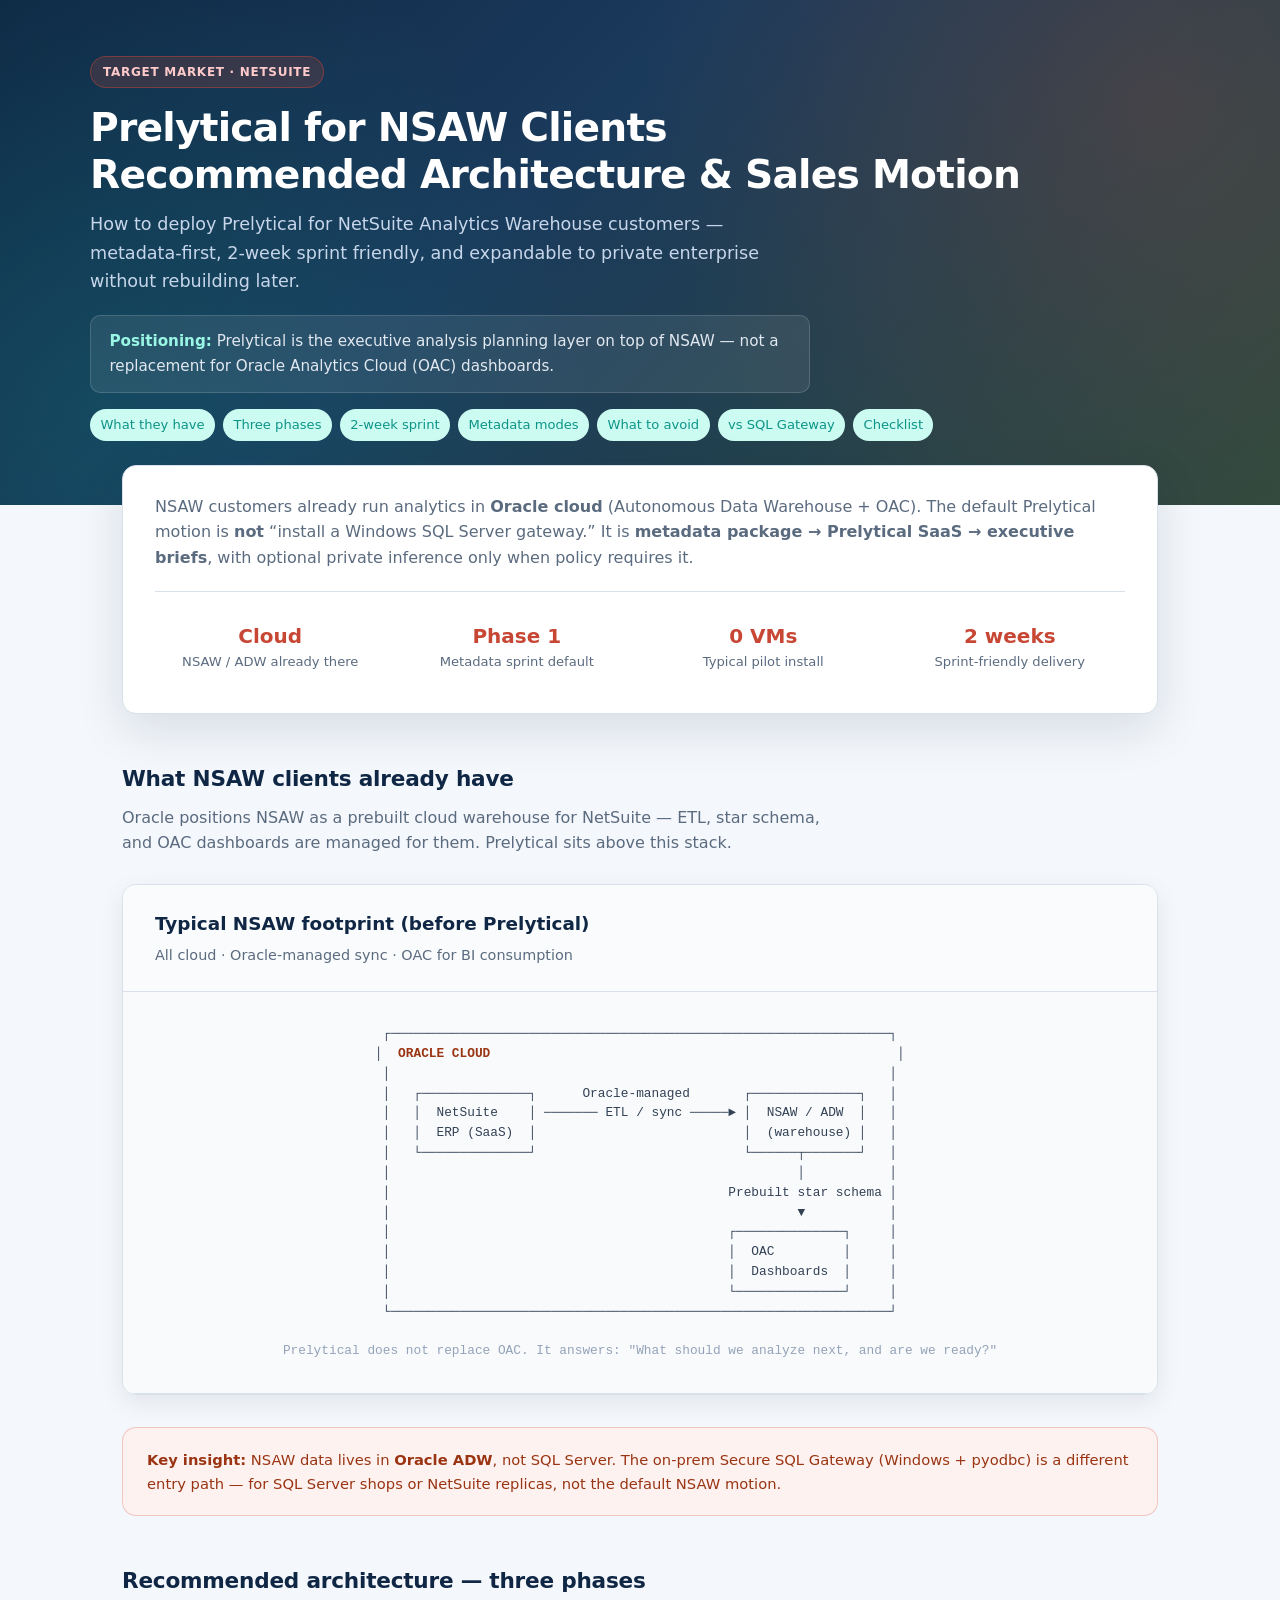
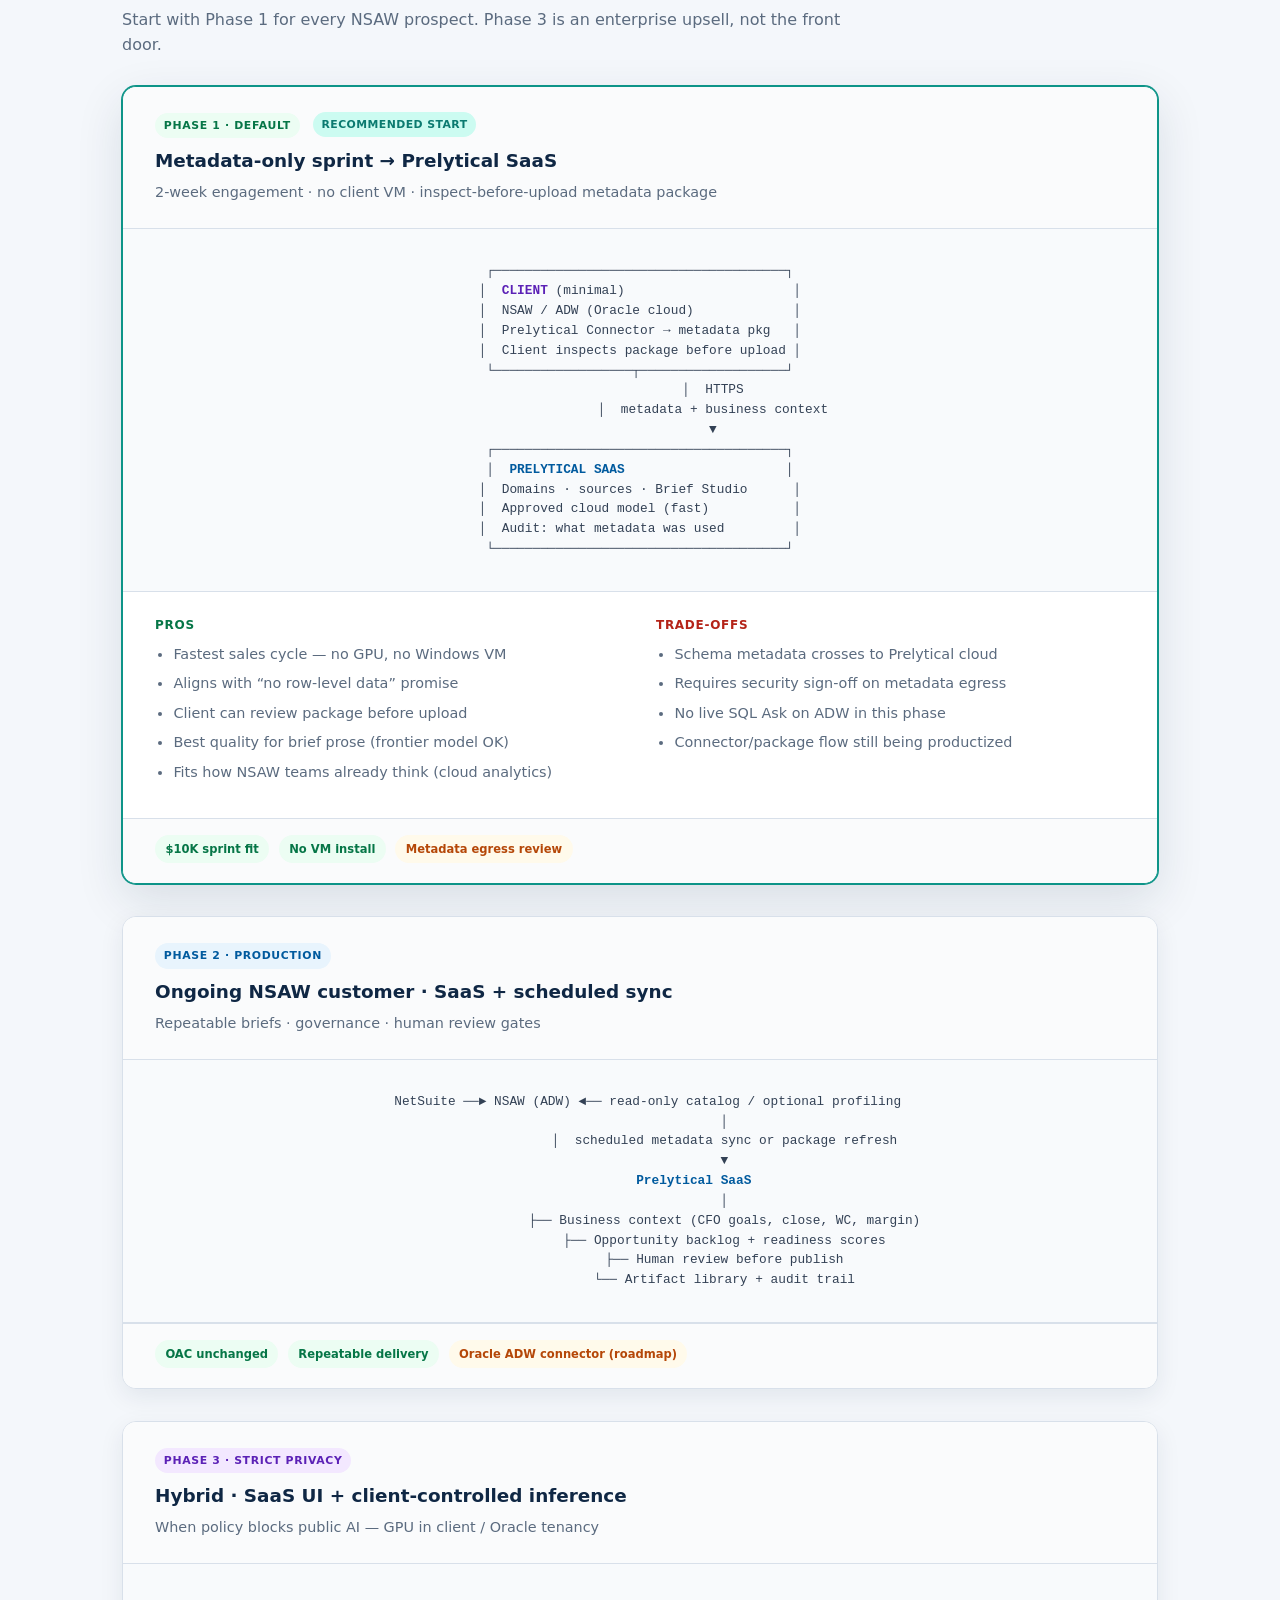
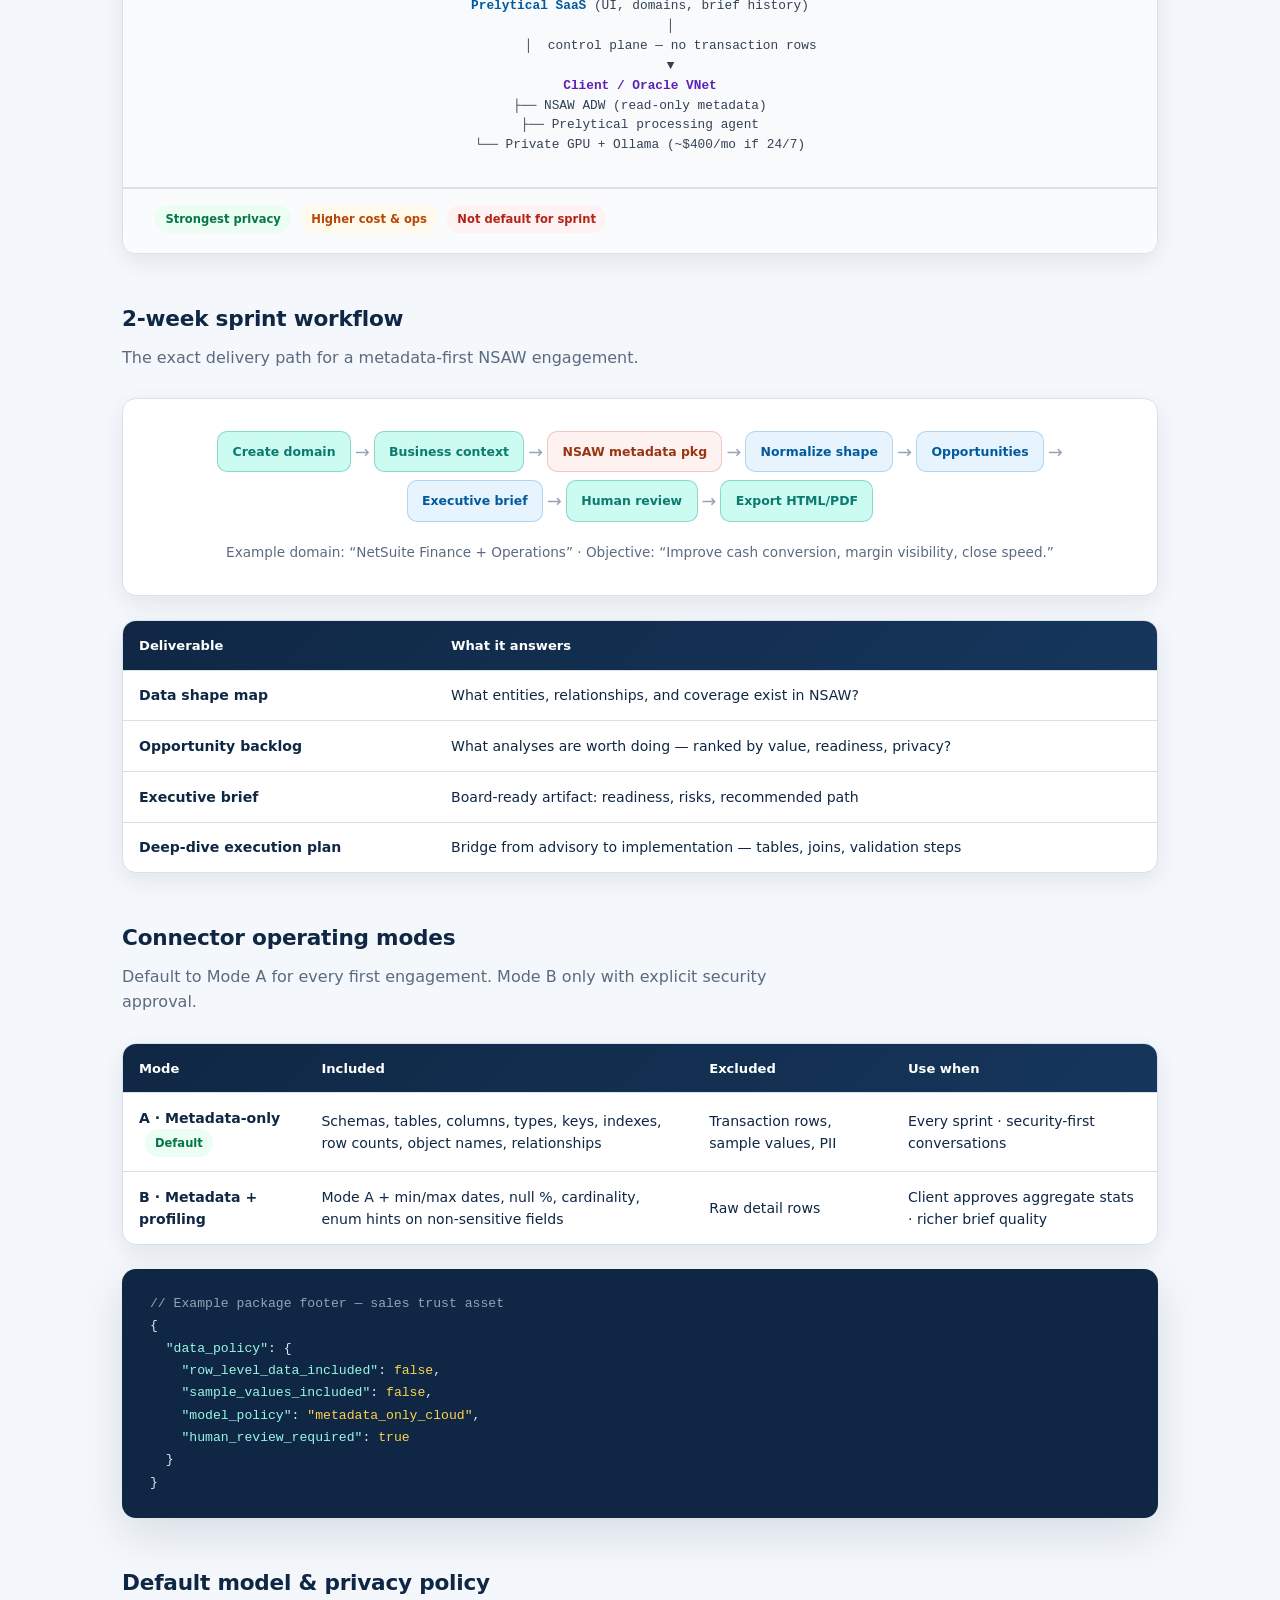
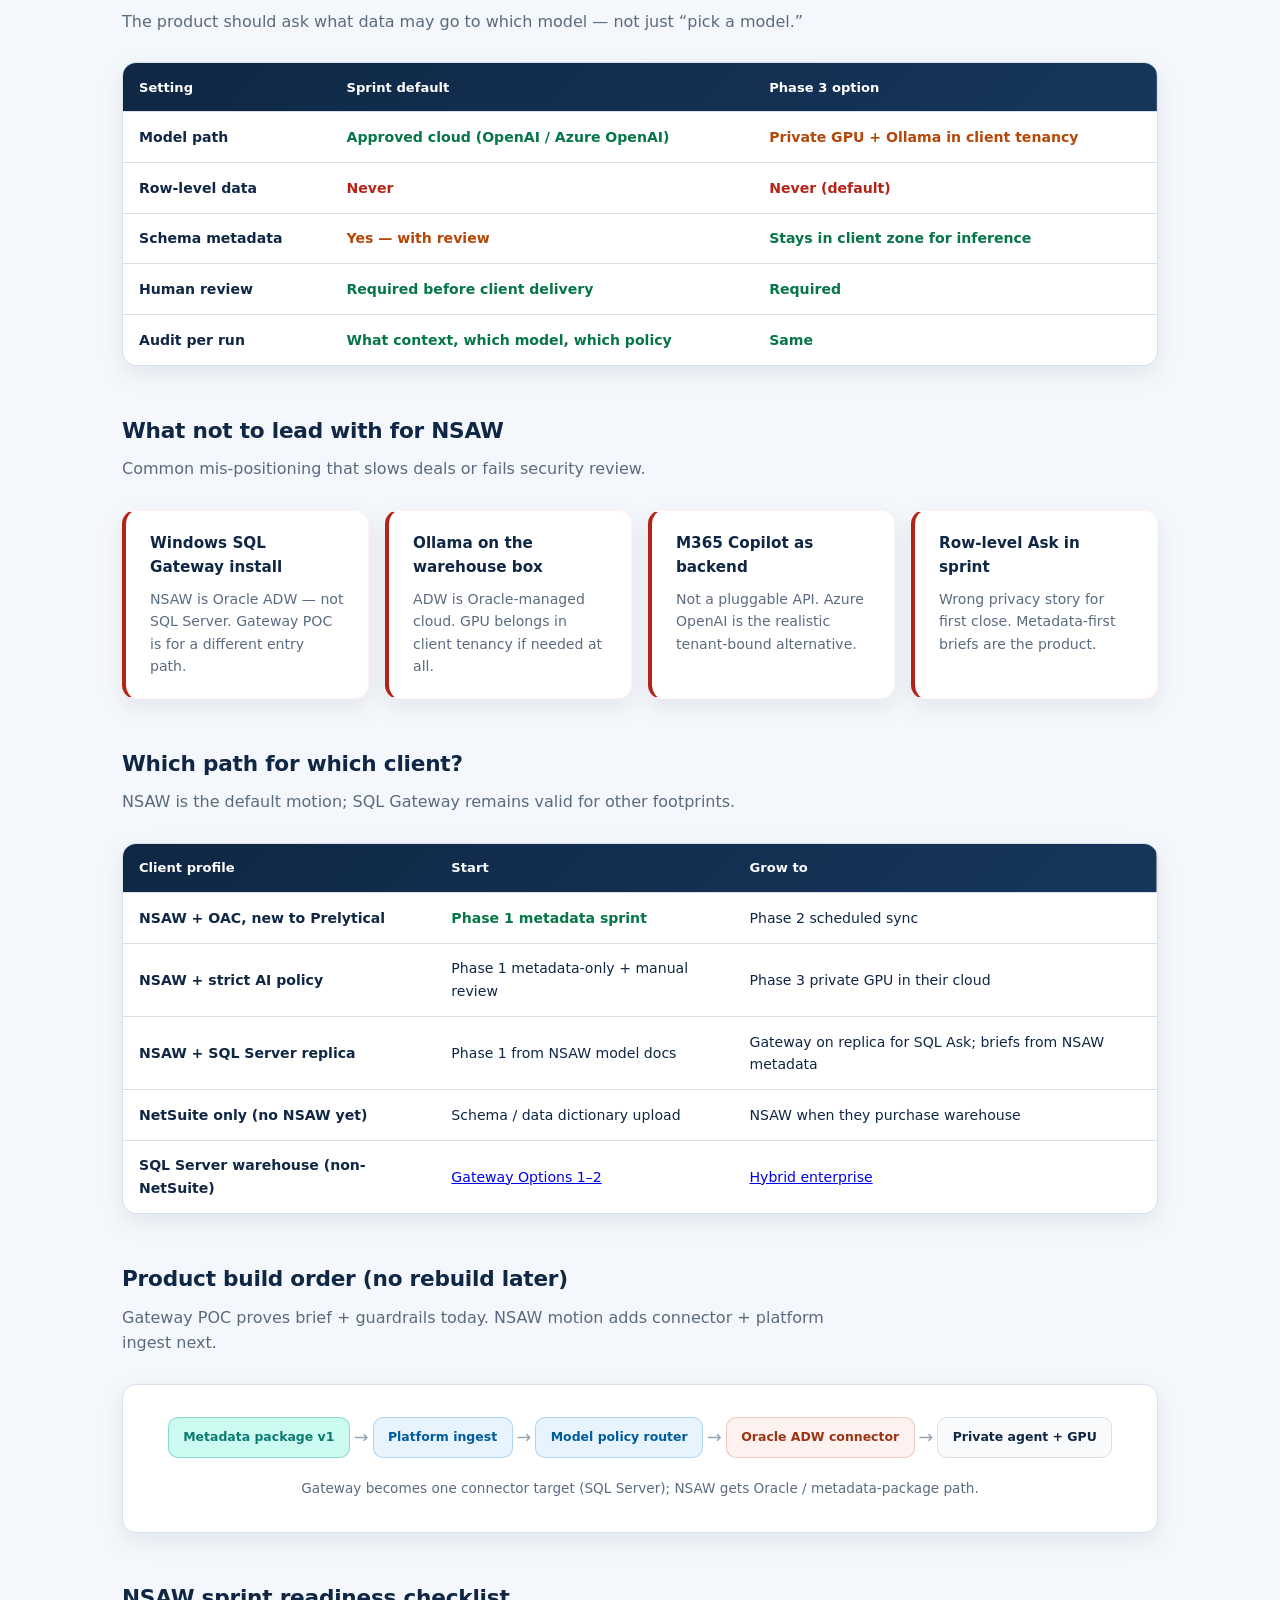
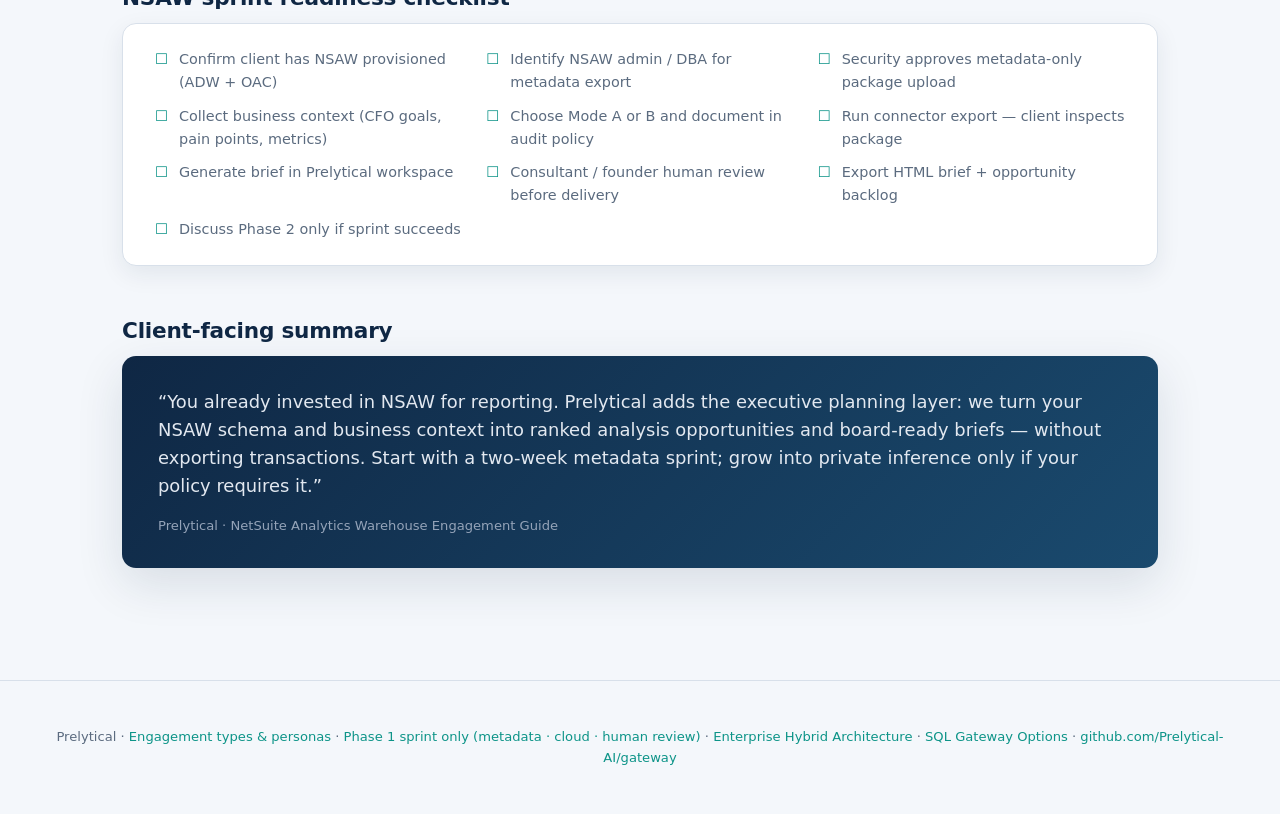
<file: docs/NSAW_ENGAGEMENT.html>
<!DOCTYPE html>
<html lang="en">
<head>
  <meta charset="UTF-8" />
  <meta name="viewport" content="width=device-width, initial-scale=1.0" />
  <title>Prelytical — NetSuite Analytics Warehouse (NSAW) Engagement</title>
  <style>
    :root {
      --bg: #f4f7fb;
      --surface: #ffffff;
      --text: #0f2744;
      --muted: #5b6b7f;
      --border: #d8e0ea;
      --primary: #0d9488;
      --primary-light: #ccfbf1;
      --primary-dark: #0b7a70;
      --navy: #0f2744;
      --navy-mid: #16365c;
      --oracle: #c74634;
      --oracle-light: #fdf2f0;
      --oracle-dark: #9a3412;
      --saas: #0078d4;
      --saas-light: #e8f4fd;
      --saas-dark: #005a9e;
      --client: #7c3aed;
      --client-light: #f3e8ff;
      --client-dark: #5b21b6;
      --danger: #b42318;
      --danger-bg: #fef3f2;
      --success: #067647;
      --success-bg: #ecfdf3;
      --warning: #b54708;
      --warning-bg: #fffaeb;
      --shadow: 0 8px 24px rgba(15, 39, 68, 0.08);
      --shadow-lg: 0 16px 48px rgba(15, 39, 68, 0.12);
      --radius: 14px;
    }

    * { box-sizing: border-box; }
    html { scroll-behavior: smooth; }

    body {
      margin: 0;
      font-family: "Segoe UI", system-ui, -apple-system, BlinkMacSystemFont, sans-serif;
      background: var(--bg);
      color: var(--text);
      line-height: 1.6;
    }

    .hero {
      background: linear-gradient(135deg, var(--navy) 0%, #1a3a5c 40%, #2d4a3e 100%);
      color: #fff;
      padding: 3.5rem 2rem 4rem;
      position: relative;
      overflow: hidden;
    }

    .hero::before {
      content: "";
      position: absolute;
      inset: 0;
      background:
        radial-gradient(circle at 90% 20%, rgba(199, 70, 52, 0.2) 0%, transparent 42%),
        radial-gradient(circle at 8% 80%, rgba(13, 148, 136, 0.22) 0%, transparent 40%);
      pointer-events: none;
    }

    .hero-inner { max-width: 1100px; margin: 0 auto; position: relative; }

    .badge {
      display: inline-block;
      background: rgba(199, 70, 52, 0.2);
      border: 1px solid rgba(199, 70, 52, 0.45);
      color: #fecaca;
      font-size: 0.75rem;
      font-weight: 600;
      letter-spacing: 0.06em;
      text-transform: uppercase;
      padding: 0.35rem 0.75rem;
      border-radius: 999px;
      margin-bottom: 1rem;
    }

    .hero h1 {
      margin: 0 0 0.75rem;
      font-size: clamp(1.75rem, 4vw, 2.45rem);
      font-weight: 700;
      letter-spacing: -0.02em;
      line-height: 1.2;
    }

    .hero p { margin: 0; max-width: 720px; font-size: 1.1rem; color: #c7d6ea; }

    .hero-tagline {
      margin-top: 1.25rem;
      padding: 0.85rem 1.15rem;
      background: rgba(255, 255, 255, 0.08);
      border: 1px solid rgba(255, 255, 255, 0.15);
      border-radius: 10px;
      font-size: 0.95rem;
      color: #e2e8f0;
      max-width: 720px;
    }

    .hero-tagline strong { color: #99f6e4; }

    .container { max-width: 1100px; margin: 0 auto; padding: 0 2rem 4rem; }
    section { margin-top: 3rem; }

    section > h2 {
      font-size: 1.35rem;
      font-weight: 700;
      margin: 0 0 0.5rem;
      letter-spacing: -0.01em;
    }

    section > .section-lead {
      color: var(--muted);
      margin: 0 0 1.75rem;
      max-width: 720px;
    }

    .intro-card {
      background: var(--surface);
      border: 1px solid var(--border);
      border-radius: var(--radius);
      padding: 1.75rem 2rem;
      margin-top: -2.5rem;
      box-shadow: var(--shadow-lg);
      position: relative;
      z-index: 1;
    }

    .intro-card p { margin: 0 0 1rem; color: var(--muted); }
    .intro-card p:last-child { margin-bottom: 0; }

    .intro-grid {
      display: grid;
      grid-template-columns: repeat(auto-fit, minmax(170px, 1fr));
      gap: 1rem;
      margin-top: 1.25rem;
      padding-top: 1.25rem;
      border-top: 1px solid var(--border);
    }

    .intro-stat { text-align: center; padding: 0.75rem; }
    .intro-stat strong { display: block; font-size: 1.25rem; color: var(--oracle); line-height: 1.2; }
    .intro-stat span { font-size: 0.82rem; color: var(--muted); }

    .diagram {
      padding: 2rem 2.5rem;
      background: #f8fafc;
      font-family: "Cascadia Code", "SF Mono", Consolas, monospace;
      font-size: 0.8rem;
      line-height: 1.55;
      overflow-x: auto;
      white-space: pre;
      color: #334155;
      text-align: center;
      border-bottom: 1px solid var(--border);
    }

    .diagram .oracle { color: var(--oracle-dark); font-weight: 600; }
    .diagram .saas { color: var(--saas-dark); font-weight: 600; }
    .diagram .client { color: var(--client-dark); font-weight: 600; }
    .diagram .highlight { color: var(--primary-dark); font-weight: 600; }
    .diagram .dim { color: #94a3b8; }

    .arch-card {
      background: var(--surface);
      border: 1px solid var(--border);
      border-radius: var(--radius);
      overflow: hidden;
      box-shadow: var(--shadow);
      margin-bottom: 2rem;
    }

    .arch-card.recommended {
      border-color: var(--primary);
      box-shadow: 0 0 0 1px var(--primary), var(--shadow-lg);
    }

    .arch-card-header {
      padding: 1.5rem 2rem;
      border-bottom: 1px solid var(--border);
      background: #fafbfc;
    }

    .arch-card-header h3 { margin: 0; font-size: 1.15rem; }
    .arch-card-header p { margin: 0.35rem 0 0; font-size: 0.9rem; color: var(--muted); }

    .phase-badge {
      display: inline-block;
      font-size: 0.68rem;
      font-weight: 700;
      letter-spacing: 0.06em;
      text-transform: uppercase;
      padding: 0.25rem 0.55rem;
      border-radius: 999px;
      margin-bottom: 0.5rem;
    }

    .phase-badge.p1 { background: var(--success-bg); color: var(--success); }
    .phase-badge.p2 { background: var(--saas-light); color: var(--saas-dark); }
    .phase-badge.p3 { background: var(--client-light); color: var(--client-dark); }

    .rec-badge {
      display: inline-block;
      background: var(--primary-light);
      color: var(--primary-dark);
      font-size: 0.68rem;
      font-weight: 700;
      letter-spacing: 0.04em;
      text-transform: uppercase;
      padding: 0.25rem 0.55rem;
      border-radius: 999px;
      margin-left: 0.5rem;
      vertical-align: middle;
    }

    .pros-cons {
      padding: 1.5rem 2rem 1.75rem;
      display: grid;
      grid-template-columns: 1fr 1fr;
      gap: 2rem;
    }

    .pc-block h4 {
      margin: 0 0 0.5rem;
      font-size: 0.75rem;
      font-weight: 700;
      letter-spacing: 0.06em;
      text-transform: uppercase;
    }

    .pc-block.pros h4 { color: var(--success); }
    .pc-block.cons h4 { color: var(--danger); }
    .pc-block ul { margin: 0; padding-left: 1.15rem; font-size: 0.9rem; color: var(--muted); }
    .pc-block li { margin-bottom: 0.4rem; }

    .meta-row {
      display: flex;
      flex-wrap: wrap;
      gap: 0.6rem;
      padding: 1rem 2rem 1.25rem;
      border-top: 1px solid var(--border);
      background: #fafbfc;
    }

    .meta-pill {
      font-size: 0.72rem;
      font-weight: 600;
      padding: 0.3rem 0.65rem;
      border-radius: 999px;
      background: #eef2f7;
      color: var(--muted);
    }

    .meta-pill.good { background: var(--success-bg); color: var(--success); }
    .meta-pill.mid { background: var(--warning-bg); color: var(--warning); }
    .meta-pill.bad { background: var(--danger-bg); color: var(--danger); }

    .table-wrap {
      background: var(--surface);
      border: 1px solid var(--border);
      border-radius: var(--radius);
      overflow: hidden;
      box-shadow: var(--shadow);
    }

    table { width: 100%; border-collapse: collapse; font-size: 0.88rem; }
    thead { background: linear-gradient(135deg, var(--navy), var(--navy-mid)); color: #fff; }
    th, td { padding: 0.85rem 1rem; text-align: left; border-bottom: 1px solid var(--border); }
    th { font-weight: 600; font-size: 0.82rem; }
    tbody tr:last-child td { border-bottom: none; }
    tbody tr:hover { background: #f8fafc; }
    td:first-child { font-weight: 600; color: var(--text); }

    .cell-yes { color: var(--success); font-weight: 600; }
    .cell-no { color: var(--danger); font-weight: 600; }
    .cell-mid { color: var(--warning); font-weight: 600; }

    .flow-box {
      background: var(--surface);
      border: 1px solid var(--border);
      border-radius: var(--radius);
      padding: 2rem;
      box-shadow: var(--shadow);
    }

    .flow-steps {
      display: flex;
      flex-wrap: wrap;
      align-items: center;
      justify-content: center;
      gap: 0.5rem 0.25rem;
    }

    .flow-step {
      background: #f8fafc;
      border: 1px solid var(--border);
      border-radius: 10px;
      padding: 0.6rem 0.9rem;
      font-size: 0.78rem;
      font-weight: 600;
      text-align: center;
      min-width: 95px;
    }

    .flow-step.oracle { background: var(--oracle-light); border-color: rgba(199, 70, 52, 0.25); color: var(--oracle-dark); }
    .flow-step.saas { background: var(--saas-light); border-color: rgba(0, 120, 212, 0.25); color: var(--saas-dark); }
    .flow-step.accent { background: var(--primary-light); border-color: rgba(13, 148, 136, 0.35); color: var(--primary-dark); }

    .flow-arrow { color: #94a3b8; font-size: 1.1rem; }
    .flow-caption { text-align: center; margin: 1.25rem 0 0; font-size: 0.85rem; color: var(--muted); }

    .callout {
      background: var(--primary-light);
      border: 1px solid rgba(13, 148, 136, 0.35);
      border-radius: var(--radius);
      padding: 1.25rem 1.5rem;
      margin-top: 1.5rem;
    }

    .callout p { margin: 0; font-size: 0.92rem; color: var(--primary-dark); }

    .callout.warn {
      background: var(--warning-bg);
      border-color: rgba(181, 71, 8, 0.25);
    }

    .callout.warn p { color: var(--warning); }

    .callout.oracle {
      background: var(--oracle-light);
      border-color: rgba(199, 70, 52, 0.25);
    }

    .callout.oracle p { color: var(--oracle-dark); }

    .avoid-grid {
      display: grid;
      grid-template-columns: repeat(auto-fit, minmax(240px, 1fr));
      gap: 1rem;
    }

    .avoid-card {
      background: var(--surface);
      border: 1px solid var(--danger-bg);
      border-left: 4px solid var(--danger);
      border-radius: var(--radius);
      padding: 1.25rem 1.5rem;
      box-shadow: var(--shadow);
    }

    .avoid-card h3 { margin: 0 0 0.5rem; font-size: 0.95rem; }
    .avoid-card p { margin: 0; font-size: 0.88rem; color: var(--muted); }

    .policy-box {
      background: #0f2744;
      color: #e2e8f0;
      border-radius: var(--radius);
      padding: 1.5rem 1.75rem;
      font-family: "Cascadia Code", "SF Mono", Consolas, monospace;
      font-size: 0.82rem;
      line-height: 1.7;
      overflow-x: auto;
      box-shadow: var(--shadow-lg);
    }

    .policy-box .key { color: #99f6e4; }
    .policy-box .val { color: #fcd34d; }
    .policy-box .comment { color: #94a3b8; }

    .checklist {
      background: var(--surface);
      border: 1px solid var(--border);
      border-radius: var(--radius);
      padding: 1.5rem 2rem;
      box-shadow: var(--shadow);
    }

    .checklist ul {
      margin: 0;
      padding: 0;
      list-style: none;
      display: grid;
      grid-template-columns: repeat(auto-fit, minmax(260px, 1fr));
      gap: 0.65rem 1.5rem;
    }

    .checklist li {
      font-size: 0.9rem;
      color: var(--muted);
      padding-left: 1.5rem;
      position: relative;
    }

    .checklist li::before {
      content: "☐";
      position: absolute;
      left: 0;
      color: var(--primary);
      font-weight: 700;
    }

    .pitch-box {
      background: linear-gradient(135deg, var(--navy), #1a4a6e);
      color: #fff;
      border-radius: var(--radius);
      padding: 2rem 2.25rem;
      box-shadow: var(--shadow-lg);
    }

    .pitch-box blockquote {
      margin: 0;
      font-size: 1.12rem;
      line-height: 1.55;
      font-weight: 500;
      color: #e2e8f0;
    }

    .pitch-box cite {
      display: block;
      margin-top: 1rem;
      font-size: 0.82rem;
      font-style: normal;
      color: #94a3b8;
    }

    .nav-toc {
      display: flex;
      flex-wrap: wrap;
      gap: 0.5rem;
      margin-top: 1rem;
    }

    .nav-toc a {
      font-size: 0.82rem;
      color: var(--primary);
      text-decoration: none;
      padding: 0.35rem 0.65rem;
      background: var(--primary-light);
      border-radius: 999px;
    }

    .nav-toc a:hover { text-decoration: underline; }

    footer {
      text-align: center;
      padding: 2rem;
      color: var(--muted);
      font-size: 0.82rem;
      border-top: 1px solid var(--border);
      margin-top: 3rem;
    }

    footer a { color: var(--primary); text-decoration: none; }
    footer a:hover { text-decoration: underline; }

    code {
      font-family: "Cascadia Code", "SF Mono", Consolas, monospace;
      font-size: 0.88em;
      background: #eef2f7;
      padding: 0.12rem 0.35rem;
      border-radius: 4px;
    }

    @media (max-width: 768px) {
      .pros-cons { grid-template-columns: 1fr; gap: 1.25rem; }
      .diagram { padding: 1.5rem 1rem; font-size: 0.7rem; text-align: left; }
    }

    @media (max-width: 640px) {
      .hero { padding: 2.5rem 1.25rem 3rem; }
      .container { padding: 0 1.25rem 3rem; }
      .intro-card { margin-top: -1.5rem; padding: 1.25rem; }
      .flow-arrow { display: none; }
      .flow-steps { flex-direction: column; }
    }

    @media print {
      .hero { padding: 1.5rem; }
      .arch-card { break-inside: avoid; box-shadow: none; }
    }
  </style>
</head>
<body>

  <header class="hero">
    <div class="hero-inner">
      <span class="badge">Target Market · NetSuite</span>
      <h1>Prelytical for NSAW Clients<br />Recommended Architecture &amp; Sales Motion</h1>
      <p>
        How to deploy Prelytical for NetSuite Analytics Warehouse customers — metadata-first,
        2-week sprint friendly, and expandable to private enterprise without rebuilding later.
      </p>
      <div class="hero-tagline">
        <strong>Positioning:</strong> Prelytical is the executive analysis planning layer on top of NSAW —
        not a replacement for Oracle Analytics Cloud (OAC) dashboards.
      </div>
      <nav class="nav-toc" aria-label="On this page">
        <a href="#existing">What they have</a>
        <a href="#phases">Three phases</a>
        <a href="#sprint">2-week sprint</a>
        <a href="#metadata">Metadata modes</a>
        <a href="#avoid">What to avoid</a>
        <a href="#compare">vs SQL Gateway</a>
        <a href="#checklist">Checklist</a>
      </nav>
    </div>
  </header>

  <div class="container">

    <div class="intro-card">
      <p>
        NSAW customers already run analytics in <strong>Oracle cloud</strong> (Autonomous Data Warehouse + OAC).
        The default Prelytical motion is <strong>not</strong> “install a Windows SQL Server gateway.” It is
        <strong>metadata package → Prelytical SaaS → executive briefs</strong>, with optional private inference
        only when policy requires it.
      </p>
      <div class="intro-grid">
        <div class="intro-stat"><strong>Cloud</strong><span>NSAW / ADW already there</span></div>
        <div class="intro-stat"><strong>Phase 1</strong><span>Metadata sprint default</span></div>
        <div class="intro-stat"><strong>0 VMs</strong><span>Typical pilot install</span></div>
        <div class="intro-stat"><strong>2 weeks</strong><span>Sprint-friendly delivery</span></div>
      </div>
    </div>

    <!-- Existing stack -->
    <section id="existing">
      <h2>What NSAW clients already have</h2>
      <p class="section-lead">
        Oracle positions NSAW as a prebuilt cloud warehouse for NetSuite — ETL, star schema, and OAC dashboards
        are managed for them. Prelytical sits above this stack.
      </p>

      <div class="arch-card">
        <div class="arch-card-header">
          <h3>Typical NSAW footprint (before Prelytical)</h3>
          <p>All cloud · Oracle-managed sync · OAC for BI consumption</p>
        </div>
        <div class="diagram">┌─────────────────────────────────────────────────────────────────┐
│  <span class="oracle">ORACLE CLOUD</span>                                                     │
│                                                                 │
│   ┌──────────────┐      Oracle-managed       ┌──────────────┐   │
│   │  NetSuite    │ ─────── ETL / sync ─────► │  NSAW / ADW  │   │
│   │  ERP (SaaS)  │                           │  (warehouse) │   │
│   └──────────────┘                           └──────┬───────┘   │
│                                                     │           │
│                                            Prebuilt star schema │
│                                                     ▼           │
│                                            ┌──────────────┐     │
│                                            │  OAC         │     │
│                                            │  Dashboards  │     │
│                                            └──────────────┘     │
└─────────────────────────────────────────────────────────────────┘

<span class="dim">Prelytical does not replace OAC. It answers: "What should we analyze next, and are we ready?"</span></div>
      </div>

      <div class="callout oracle">
        <p>
          <strong>Key insight:</strong> NSAW data lives in <strong>Oracle ADW</strong>, not SQL Server.
          The on-prem Secure SQL Gateway (Windows + pyodbc) is a different entry path — for SQL Server
          shops or NetSuite replicas, not the default NSAW motion.
        </p>
      </div>
    </section>

    <!-- Three phases -->
    <section id="phases">
      <h2>Recommended architecture — three phases</h2>
      <p class="section-lead">
        Start with Phase 1 for every NSAW prospect. Phase 3 is an enterprise upsell, not the front door.
      </p>

      <!-- Phase 1 -->
      <article class="arch-card recommended" id="phase-1">
        <div class="arch-card-header">
          <span class="phase-badge p1">Phase 1 · Default</span>
          <span class="rec-badge">Recommended start</span>
          <h3>Metadata-only sprint → Prelytical SaaS</h3>
          <p>2-week engagement · no client VM · inspect-before-upload metadata package</p>
        </div>
        <div class="diagram">┌──────────────────────────────────────┐
│  <span class="client">CLIENT</span> (minimal)                      │
│  NSAW / ADW (Oracle cloud)             │
│  Prelytical Connector → metadata pkg   │
│  Client inspects package before upload │
└──────────────────┬───────────────────┘
                   │  HTTPS
                   │  metadata + business context
                   ▼
┌──────────────────────────────────────┐
│  <span class="saas">PRELYTICAL SAAS</span>                     │
│  Domains · sources · Brief Studio      │
│  Approved cloud model (fast)           │
│  Audit: what metadata was used         │
└──────────────────────────────────────┘</div>
        <div class="pros-cons">
          <div class="pc-block pros">
            <h4>Pros</h4>
            <ul>
              <li>Fastest sales cycle — no GPU, no Windows VM</li>
              <li>Aligns with “no row-level data” promise</li>
              <li>Client can review package before upload</li>
              <li>Best quality for brief prose (frontier model OK)</li>
              <li>Fits how NSAW teams already think (cloud analytics)</li>
            </ul>
          </div>
          <div class="pc-block cons">
            <h4>Trade-offs</h4>
            <ul>
              <li>Schema metadata crosses to Prelytical cloud</li>
              <li>Requires security sign-off on metadata egress</li>
              <li>No live SQL Ask on ADW in this phase</li>
              <li>Connector/package flow still being productized</li>
            </ul>
          </div>
        </div>
        <div class="meta-row">
          <span class="meta-pill good">$10K sprint fit</span>
          <span class="meta-pill good">No VM install</span>
          <span class="meta-pill mid">Metadata egress review</span>
        </div>
      </article>

      <!-- Phase 2 -->
      <article class="arch-card" id="phase-2">
        <div class="arch-card-header">
          <span class="phase-badge p2">Phase 2 · Production</span>
          <h3>Ongoing NSAW customer · SaaS + scheduled sync</h3>
          <p>Repeatable briefs · governance · human review gates</p>
        </div>
        <div class="diagram">  NetSuite ──► NSAW (ADW) ◄── read-only catalog / optional profiling
                      │
                      │  scheduled metadata sync or package refresh
                      ▼
              <span class="saas">Prelytical SaaS</span>
                      │
                      ├── Business context (CFO goals, close, WC, margin)
                      ├── Opportunity backlog + readiness scores
                      ├── Human review before publish
                      └── Artifact library + audit trail</div>
        <div class="meta-row">
          <span class="meta-pill good">OAC unchanged</span>
          <span class="meta-pill good">Repeatable delivery</span>
          <span class="meta-pill mid">Oracle ADW connector (roadmap)</span>
        </div>
      </article>

      <!-- Phase 3 -->
      <article class="arch-card" id="phase-3">
        <div class="arch-card-header">
          <span class="phase-badge p3">Phase 3 · Strict privacy</span>
          <h3>Hybrid · SaaS UI + client-controlled inference</h3>
          <p>When policy blocks public AI — GPU in client / Oracle tenancy</p>
        </div>
        <div class="diagram"><span class="saas">Prelytical SaaS</span> (UI, domains, brief history)
        │
        │  control plane — no transaction rows
        ▼
<span class="client">Client / Oracle VNet</span>
├── NSAW ADW (read-only metadata)
├── Prelytical processing agent
└── Private GPU + Ollama (~$400/mo if 24/7)</div>
        <div class="meta-row">
          <span class="meta-pill good">Strongest privacy</span>
          <span class="meta-pill mid">Higher cost &amp; ops</span>
          <span class="meta-pill bad">Not default for sprint</span>
        </div>
      </article>
    </section>

    <!-- Sprint workflow -->
    <section id="sprint">
      <h2>2-week sprint workflow</h2>
      <p class="section-lead">The exact delivery path for a metadata-first NSAW engagement.</p>

      <div class="flow-box">
        <div class="flow-steps">
          <div class="flow-step accent">Create domain</div>
          <span class="flow-arrow">→</span>
          <div class="flow-step accent">Business context</div>
          <span class="flow-arrow">→</span>
          <div class="flow-step oracle">NSAW metadata pkg</div>
          <span class="flow-arrow">→</span>
          <div class="flow-step saas">Normalize shape</div>
          <span class="flow-arrow">→</span>
          <div class="flow-step saas">Opportunities</div>
          <span class="flow-arrow">→</span>
          <div class="flow-step saas">Executive brief</div>
          <span class="flow-arrow">→</span>
          <div class="flow-step accent">Human review</div>
          <span class="flow-arrow">→</span>
          <div class="flow-step accent">Export HTML/PDF</div>
        </div>
        <p class="flow-caption">
          Example domain: “NetSuite Finance + Operations” · Objective: “Improve cash conversion, margin visibility, close speed.”
        </p>
      </div>

      <div class="table-wrap" style="margin-top: 1.5rem;">
        <table>
          <thead>
            <tr>
              <th>Deliverable</th>
              <th>What it answers</th>
            </tr>
          </thead>
          <tbody>
            <tr>
              <td>Data shape map</td>
              <td>What entities, relationships, and coverage exist in NSAW?</td>
            </tr>
            <tr>
              <td>Opportunity backlog</td>
              <td>What analyses are worth doing — ranked by value, readiness, privacy?</td>
            </tr>
            <tr>
              <td>Executive brief</td>
              <td>Board-ready artifact: readiness, risks, recommended path</td>
            </tr>
            <tr>
              <td>Deep-dive execution plan</td>
              <td>Bridge from advisory to implementation — tables, joins, validation steps</td>
            </tr>
          </tbody>
        </table>
      </div>
    </section>

    <!-- Metadata modes -->
    <section id="metadata">
      <h2>Connector operating modes</h2>
      <p class="section-lead">Default to Mode A for every first engagement. Mode B only with explicit security approval.</p>

      <div class="table-wrap">
        <table>
          <thead>
            <tr>
              <th>Mode</th>
              <th>Included</th>
              <th>Excluded</th>
              <th>Use when</th>
            </tr>
          </thead>
          <tbody>
            <tr>
              <td><strong>A · Metadata-only</strong> <span class="meta-pill good" style="display:inline-block;margin-left:0.35rem;">Default</span></td>
              <td>Schemas, tables, columns, types, keys, indexes, row counts, object names, relationships</td>
              <td>Transaction rows, sample values, PII</td>
              <td>Every sprint · security-first conversations</td>
            </tr>
            <tr>
              <td><strong>B · Metadata + profiling</strong></td>
              <td>Mode A + min/max dates, null %, cardinality, enum hints on non-sensitive fields</td>
              <td>Raw detail rows</td>
              <td>Client approves aggregate stats · richer brief quality</td>
            </tr>
          </tbody>
        </table>
      </div>

      <div class="policy-box" style="margin-top: 1.5rem;">
        <span class="comment">// Example package footer — sales trust asset</span><br />
        {<br />
        &nbsp;&nbsp;<span class="key">"data_policy"</span>: {<br />
        &nbsp;&nbsp;&nbsp;&nbsp;<span class="key">"row_level_data_included"</span>: <span class="val">false</span>,<br />
        &nbsp;&nbsp;&nbsp;&nbsp;<span class="key">"sample_values_included"</span>: <span class="val">false</span>,<br />
        &nbsp;&nbsp;&nbsp;&nbsp;<span class="key">"model_policy"</span>: <span class="val">"metadata_only_cloud"</span>,<br />
        &nbsp;&nbsp;&nbsp;&nbsp;<span class="key">"human_review_required"</span>: <span class="val">true</span><br />
        &nbsp;&nbsp;}<br />
        }
      </div>
    </section>

    <!-- Model policy -->
    <section id="policy">
      <h2>Default model &amp; privacy policy</h2>
      <p class="section-lead">The product should ask what data may go to which model — not just “pick a model.”</p>

      <div class="table-wrap">
        <table>
          <thead>
            <tr>
              <th>Setting</th>
              <th>Sprint default</th>
              <th>Phase 3 option</th>
            </tr>
          </thead>
          <tbody>
            <tr>
              <td>Model path</td>
              <td class="cell-yes">Approved cloud (OpenAI / Azure OpenAI)</td>
              <td class="cell-mid">Private GPU + Ollama in client tenancy</td>
            </tr>
            <tr>
              <td>Row-level data</td>
              <td class="cell-no">Never</td>
              <td class="cell-no">Never (default)</td>
            </tr>
            <tr>
              <td>Schema metadata</td>
              <td class="cell-mid">Yes — with review</td>
              <td class="cell-yes">Stays in client zone for inference</td>
            </tr>
            <tr>
              <td>Human review</td>
              <td class="cell-yes">Required before client delivery</td>
              <td class="cell-yes">Required</td>
            </tr>
            <tr>
              <td>Audit per run</td>
              <td class="cell-yes">What context, which model, which policy</td>
              <td class="cell-yes">Same</td>
            </tr>
          </tbody>
        </table>
      </div>
    </section>

    <!-- Avoid -->
    <section id="avoid">
      <h2>What not to lead with for NSAW</h2>
      <p class="section-lead">Common mis-positioning that slows deals or fails security review.</p>

      <div class="avoid-grid">
        <div class="avoid-card">
          <h3>Windows SQL Gateway install</h3>
          <p>NSAW is Oracle ADW — not SQL Server. Gateway POC is for a different entry path.</p>
        </div>
        <div class="avoid-card">
          <h3>Ollama on the warehouse box</h3>
          <p>ADW is Oracle-managed cloud. GPU belongs in client tenancy if needed at all.</p>
        </div>
        <div class="avoid-card">
          <h3>M365 Copilot as backend</h3>
          <p>Not a pluggable API. Azure OpenAI is the realistic tenant-bound alternative.</p>
        </div>
        <div class="avoid-card">
          <h3>Row-level Ask in sprint</h3>
          <p>Wrong privacy story for first close. Metadata-first briefs are the product.</p>
        </div>
      </div>
    </section>

    <!-- Compare paths -->
    <section id="compare">
      <h2>Which path for which client?</h2>
      <p class="section-lead">NSAW is the default motion; SQL Gateway remains valid for other footprints.</p>

      <div class="table-wrap">
        <table>
          <thead>
            <tr>
              <th>Client profile</th>
              <th>Start</th>
              <th>Grow to</th>
            </tr>
          </thead>
          <tbody>
            <tr>
              <td>NSAW + OAC, new to Prelytical</td>
              <td class="cell-yes">Phase 1 metadata sprint</td>
              <td>Phase 2 scheduled sync</td>
            </tr>
            <tr>
              <td>NSAW + strict AI policy</td>
              <td>Phase 1 metadata-only + manual review</td>
              <td>Phase 3 private GPU in their cloud</td>
            </tr>
            <tr>
              <td>NSAW + SQL Server replica</td>
              <td>Phase 1 from NSAW model docs</td>
              <td>Gateway on replica for SQL Ask; briefs from NSAW metadata</td>
            </tr>
            <tr>
              <td>NetSuite only (no NSAW yet)</td>
              <td>Schema / data dictionary upload</td>
              <td>NSAW when they purchase warehouse</td>
            </tr>
            <tr>
              <td>SQL Server warehouse (non-NetSuite)</td>
              <td><a href="ARCHITECTURE_OPTIONS.html">Gateway Options 1–2</a></td>
              <td><a href="ENTERPRISE_ARCHITECTURE.html">Hybrid enterprise</a></td>
            </tr>
          </tbody>
        </table>
      </div>
    </section>

    <!-- Product roadmap -->
    <section id="roadmap">
      <h2>Product build order (no rebuild later)</h2>
      <p class="section-lead">Gateway POC proves brief + guardrails today. NSAW motion adds connector + platform ingest next.</p>

      <div class="flow-box">
        <div class="flow-steps">
          <div class="flow-step accent">Metadata package v1</div>
          <span class="flow-arrow">→</span>
          <div class="flow-step saas">Platform ingest</div>
          <span class="flow-arrow">→</span>
          <div class="flow-step saas">Model policy router</div>
          <span class="flow-arrow">→</span>
          <div class="flow-step oracle">Oracle ADW connector</div>
          <span class="flow-arrow">→</span>
          <div class="flow-step client">Private agent + GPU</div>
        </div>
        <p class="flow-caption">Gateway becomes one connector target (SQL Server); NSAW gets Oracle / metadata-package path.</p>
      </div>
    </section>

    <!-- Checklist -->
    <section id="checklist">
      <h2>NSAW sprint readiness checklist</h2>
      <div class="checklist">
        <ul>
          <li>Confirm client has NSAW provisioned (ADW + OAC)</li>
          <li>Identify NSAW admin / DBA for metadata export</li>
          <li>Security approves metadata-only package upload</li>
          <li>Collect business context (CFO goals, pain points, metrics)</li>
          <li>Choose Mode A or B and document in audit policy</li>
          <li>Run connector export — client inspects package</li>
          <li>Generate brief in Prelytical workspace</li>
          <li>Consultant / founder human review before delivery</li>
          <li>Export HTML brief + opportunity backlog</li>
          <li>Discuss Phase 2 only if sprint succeeds</li>
        </ul>
      </div>
    </section>

    <!-- Pitch -->
    <section id="pitch">
      <h2>Client-facing summary</h2>
      <div class="pitch-box">
        <blockquote>
          “You already invested in NSAW for reporting. Prelytical adds the executive planning layer:
          we turn your NSAW schema and business context into ranked analysis opportunities and
          board-ready briefs — without exporting transactions. Start with a two-week metadata sprint;
          grow into private inference only if your policy requires it.”
        </blockquote>
        <cite>Prelytical · NetSuite Analytics Warehouse Engagement Guide</cite>
      </div>
    </section>

  </div>

  <footer>
    <p>
      Prelytical &middot;
      <a href="NSAW_QUALIFICATION.html">Engagement types &amp; personas</a>
      &middot;
      <a href="NSAW_PHASE1_SPRINT.html">Phase 1 sprint only (metadata · cloud · human review)</a>
      &middot;
      <a href="ENTERPRISE_ARCHITECTURE.html">Enterprise Hybrid Architecture</a>
      &middot;
      <a href="ARCHITECTURE_OPTIONS.html">SQL Gateway Options</a>
      &middot;
      <a href="https://github.com/Prelytical-AI/gateway">github.com/Prelytical-AI/gateway</a>
    </p>
  </footer>

</body>
</html>
</file>
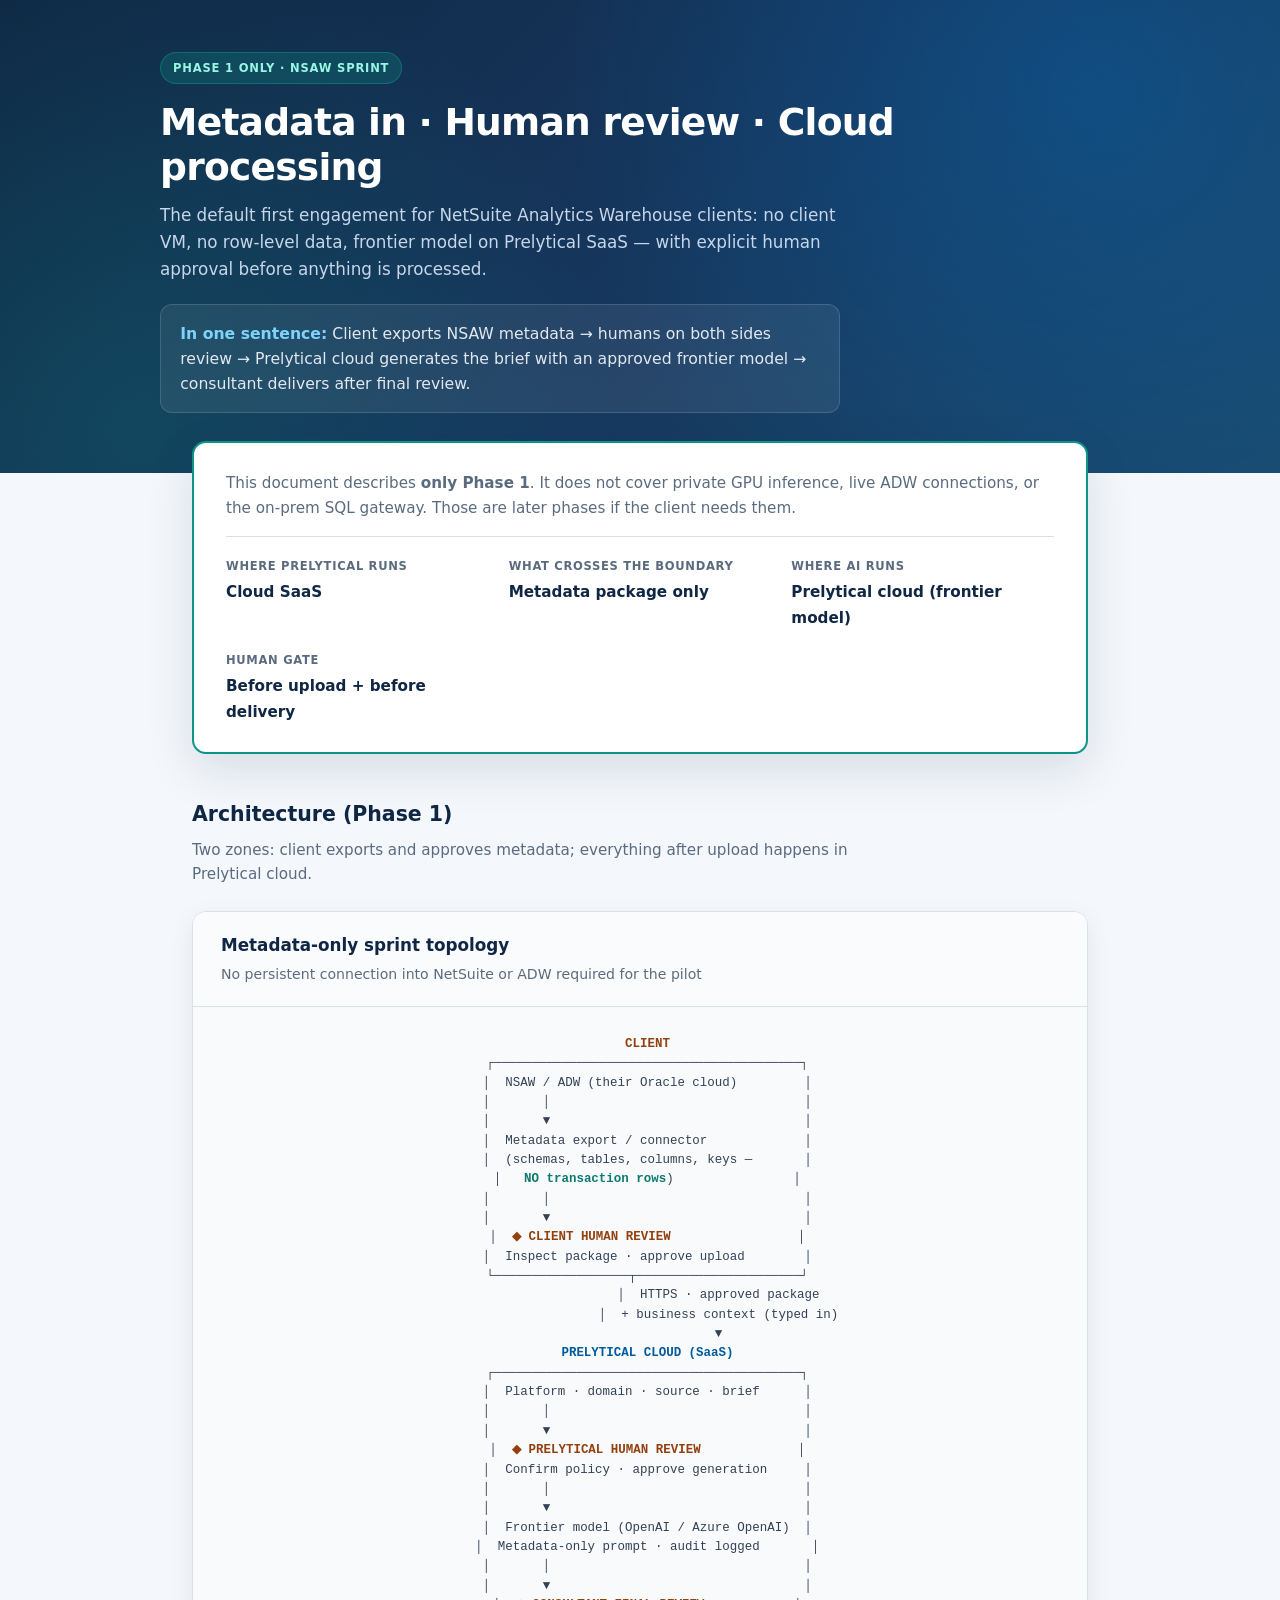
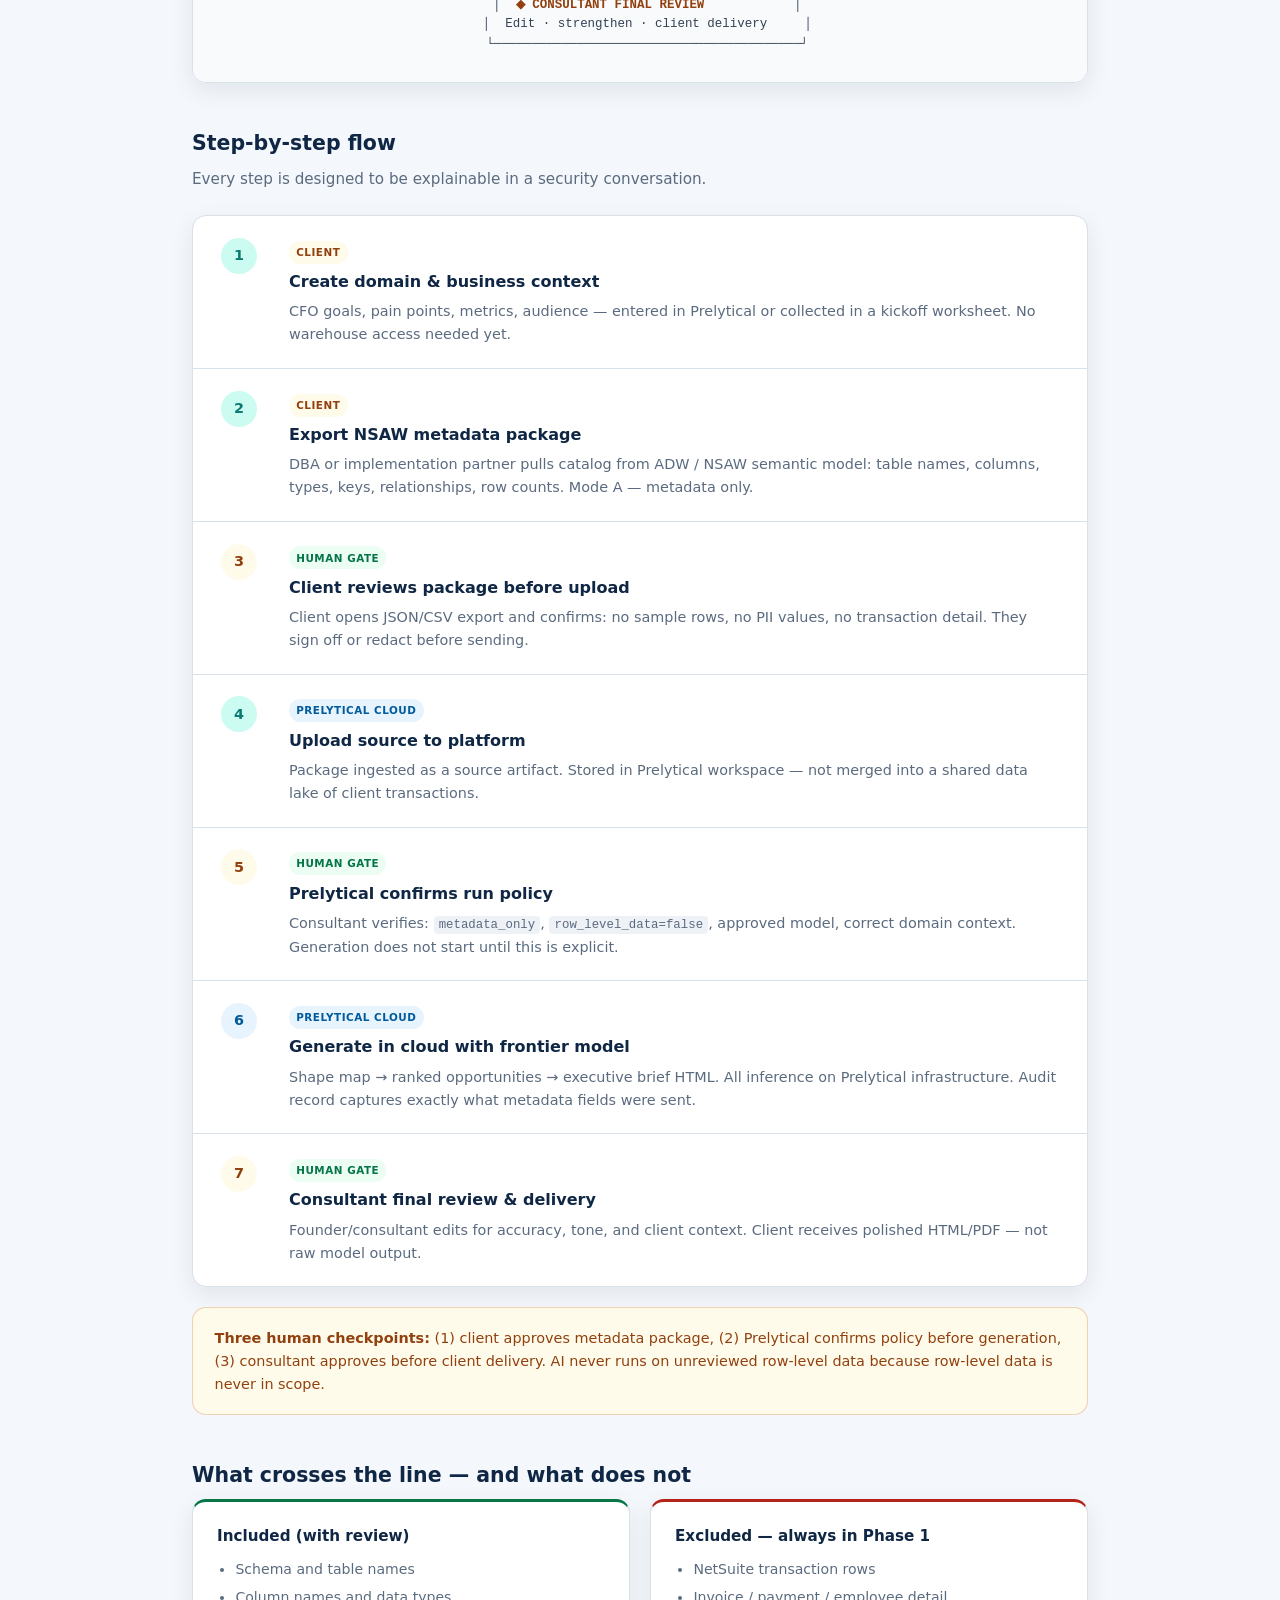
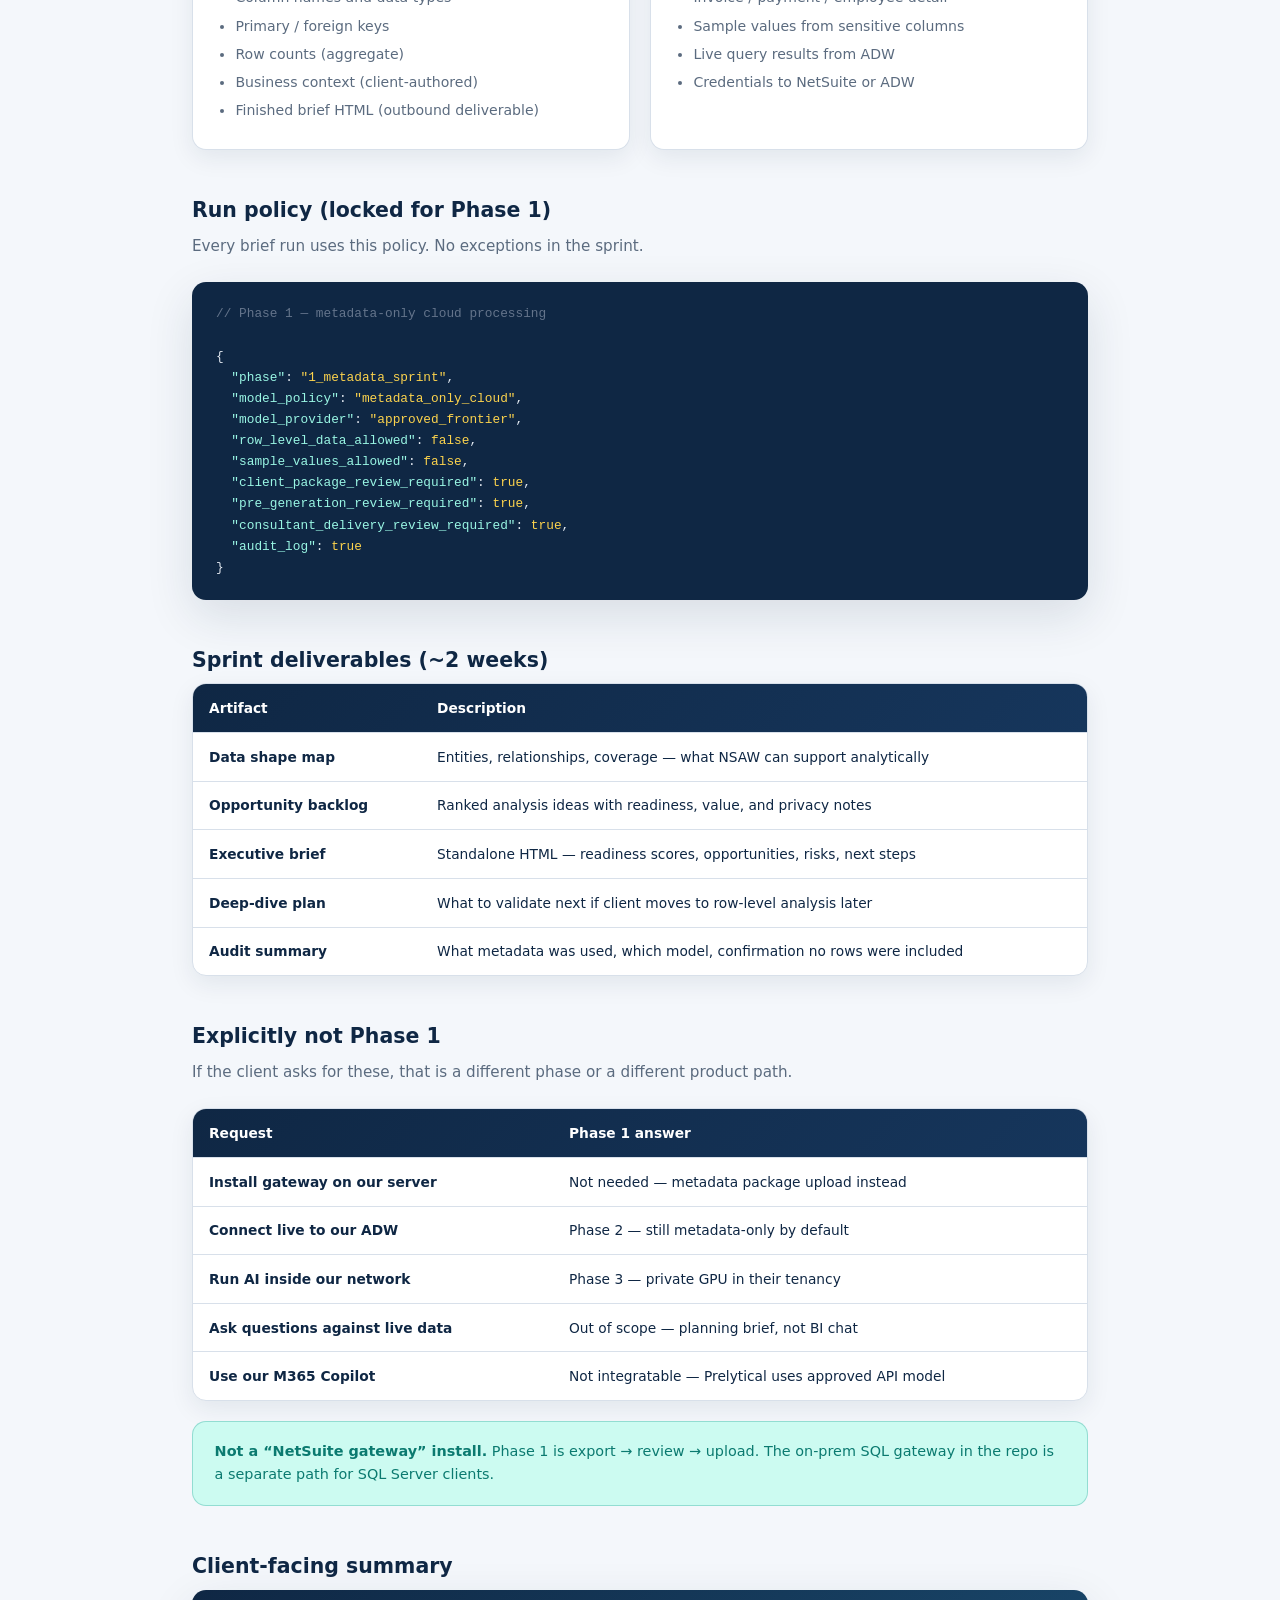
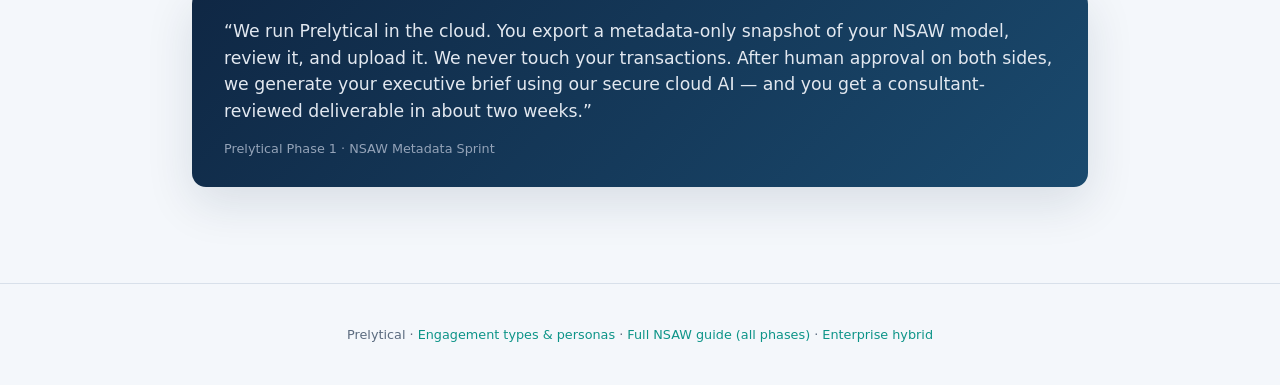
<file: docs/NSAW_PHASE1_SPRINT.html>
<!DOCTYPE html>
<html lang="en">
<head>
  <meta charset="UTF-8" />
  <meta name="viewport" content="width=device-width, initial-scale=1.0" />
  <title>Prelytical — Phase 1 NSAW Sprint (Metadata · Cloud · Human Review)</title>
  <style>
    :root {
      --bg: #f4f7fb;
      --surface: #ffffff;
      --text: #0f2744;
      --muted: #5b6b7f;
      --border: #d8e0ea;
      --primary: #0d9488;
      --primary-light: #ccfbf1;
      --primary-dark: #0b7a70;
      --navy: #0f2744;
      --navy-mid: #16365c;
      --saas: #0078d4;
      --saas-light: #e8f4fd;
      --saas-dark: #005a9e;
      --review: #b45309;
      --review-light: #fffbeb;
      --review-dark: #92400e;
      --success: #067647;
      --success-bg: #ecfdf3;
      --danger: #b42318;
      --danger-bg: #fef3f2;
      --shadow: 0 8px 24px rgba(15, 39, 68, 0.08);
      --shadow-lg: 0 16px 48px rgba(15, 39, 68, 0.12);
      --radius: 14px;
    }

    * { box-sizing: border-box; }
    html { scroll-behavior: smooth; }

    body {
      margin: 0;
      font-family: "Segoe UI", system-ui, -apple-system, BlinkMacSystemFont, sans-serif;
      background: var(--bg);
      color: var(--text);
      line-height: 1.6;
    }

    .hero {
      background: linear-gradient(135deg, var(--navy) 0%, var(--navy-mid) 50%, #1a4a6e 100%);
      color: #fff;
      padding: 3.25rem 2rem 3.75rem;
      position: relative;
      overflow: hidden;
    }

    .hero::before {
      content: "";
      position: absolute;
      inset: 0;
      background:
        radial-gradient(circle at 85% 18%, rgba(0, 120, 212, 0.28) 0%, transparent 45%),
        radial-gradient(circle at 10% 88%, rgba(13, 148, 136, 0.22) 0%, transparent 40%);
      pointer-events: none;
    }

    .hero-inner { max-width: 960px; margin: 0 auto; position: relative; }

    .badge {
      display: inline-block;
      background: rgba(13, 148, 136, 0.25);
      border: 1px solid rgba(13, 148, 136, 0.5);
      color: #99f6e4;
      font-size: 0.72rem;
      font-weight: 600;
      letter-spacing: 0.07em;
      text-transform: uppercase;
      padding: 0.35rem 0.75rem;
      border-radius: 999px;
      margin-bottom: 1rem;
    }

    .hero h1 {
      margin: 0 0 0.75rem;
      font-size: clamp(1.65rem, 3.8vw, 2.35rem);
      font-weight: 700;
      letter-spacing: -0.02em;
      line-height: 1.2;
    }

    .hero p { margin: 0; max-width: 680px; font-size: 1.05rem; color: #c7d6ea; }

    .hero-promise {
      margin-top: 1.35rem;
      padding: 1rem 1.2rem;
      border-radius: 12px;
      background: rgba(255, 255, 255, 0.07);
      border: 1px solid rgba(255, 255, 255, 0.14);
      font-size: 0.98rem;
      color: #e2e8f0;
      max-width: 680px;
    }

    .hero-promise strong { color: #7dd3fc; }

    .container { max-width: 960px; margin: 0 auto; padding: 0 2rem 3.5rem; }
    section { margin-top: 2.75rem; }

    section > h2 {
      font-size: 1.28rem;
      font-weight: 700;
      margin: 0 0 0.45rem;
    }

    section > .section-lead {
      color: var(--muted);
      margin: 0 0 1.5rem;
      max-width: 680px;
      font-size: 0.95rem;
    }

    .summary-card {
      background: var(--surface);
      border: 2px solid var(--primary);
      border-radius: var(--radius);
      padding: 1.75rem 2rem;
      margin-top: -2rem;
      box-shadow: var(--shadow-lg);
      position: relative;
      z-index: 1;
    }

    .summary-grid {
      display: grid;
      grid-template-columns: repeat(auto-fit, minmax(200px, 1fr));
      gap: 1.25rem;
      margin-top: 1rem;
      padding-top: 1.25rem;
      border-top: 1px solid var(--border);
    }

    .summary-item strong {
      display: block;
      font-size: 0.72rem;
      text-transform: uppercase;
      letter-spacing: 0.06em;
      color: var(--muted);
      margin-bottom: 0.25rem;
    }

    .summary-item span { font-size: 0.95rem; font-weight: 600; color: var(--text); }

    .diagram-card {
      background: var(--surface);
      border: 1px solid var(--border);
      border-radius: var(--radius);
      overflow: hidden;
      box-shadow: var(--shadow);
    }

    .diagram-card-header {
      padding: 1.25rem 1.75rem;
      background: #fafbfc;
      border-bottom: 1px solid var(--border);
    }

    .diagram-card-header h3 { margin: 0; font-size: 1.05rem; }
    .diagram-card-header p { margin: 0.3rem 0 0; font-size: 0.88rem; color: var(--muted); }

    .diagram {
      padding: 1.75rem 2rem;
      background: #f8fafc;
      font-family: "Cascadia Code", "SF Mono", Consolas, monospace;
      font-size: 0.78rem;
      line-height: 1.55;
      overflow-x: auto;
      white-space: pre;
      text-align: center;
      color: #334155;
    }

    .diagram .saas { color: var(--saas-dark); font-weight: 600; }
    .diagram .client { color: var(--review-dark); font-weight: 600; }
    .diagram .review { color: var(--review-dark); font-weight: 600; }
    .diagram .accent { color: var(--primary-dark); font-weight: 600; }
    .diagram .dim { color: #94a3b8; }

    .steps {
      display: flex;
      flex-direction: column;
      gap: 0;
      background: var(--surface);
      border: 1px solid var(--border);
      border-radius: var(--radius);
      overflow: hidden;
      box-shadow: var(--shadow);
    }

    .step {
      display: grid;
      grid-template-columns: 3rem 1fr;
      gap: 0 1.25rem;
      padding: 1.35rem 1.75rem;
      border-bottom: 1px solid var(--border);
      align-items: start;
    }

    .step:last-child { border-bottom: none; }

    .step-num {
      width: 2.25rem;
      height: 2.25rem;
      border-radius: 50%;
      background: var(--primary-light);
      color: var(--primary-dark);
      font-weight: 700;
      font-size: 0.9rem;
      display: flex;
      align-items: center;
      justify-content: center;
    }

    .step-num.review {
      background: var(--review-light);
      color: var(--review-dark);
    }

    .step-num.cloud {
      background: var(--saas-light);
      color: var(--saas-dark);
    }

    .step h3 { margin: 0 0 0.35rem; font-size: 1rem; }
    .step p { margin: 0; font-size: 0.9rem; color: var(--muted); }

    .step-tag {
      display: inline-block;
      font-size: 0.65rem;
      font-weight: 700;
      letter-spacing: 0.05em;
      text-transform: uppercase;
      padding: 0.2rem 0.45rem;
      border-radius: 999px;
      margin-bottom: 0.35rem;
    }

    .step-tag.client { background: var(--review-light); color: var(--review-dark); }
    .step-tag.cloud { background: var(--saas-light); color: var(--saas-dark); }
    .step-tag.both { background: var(--success-bg); color: var(--success); }

    .two-col {
      display: grid;
      grid-template-columns: 1fr 1fr;
      gap: 1.25rem;
    }

    .box {
      background: var(--surface);
      border: 1px solid var(--border);
      border-radius: var(--radius);
      padding: 1.35rem 1.5rem;
      box-shadow: var(--shadow);
    }

    .box h3 {
      margin: 0 0 0.65rem;
      font-size: 0.95rem;
    }

    .box ul {
      margin: 0;
      padding-left: 1.15rem;
      font-size: 0.88rem;
      color: var(--muted);
    }

    .box li { margin-bottom: 0.35rem; }

    .box.yes { border-top: 3px solid var(--success); }
    .box.no { border-top: 3px solid var(--danger); }

    .policy {
      background: var(--navy);
      color: #e2e8f0;
      border-radius: var(--radius);
      padding: 1.35rem 1.5rem;
      font-family: "Cascadia Code", "SF Mono", Consolas, monospace;
      font-size: 0.8rem;
      line-height: 1.65;
      box-shadow: var(--shadow-lg);
    }

    .policy .k { color: #99f6e4; }
    .policy .v { color: #fcd34d; }
    .policy .c { color: #64748b; }

    .callout {
      background: var(--review-light);
      border: 1px solid rgba(180, 83, 9, 0.25);
      border-radius: var(--radius);
      padding: 1.15rem 1.35rem;
      margin-top: 1.25rem;
    }

    .callout p { margin: 0; font-size: 0.9rem; color: var(--review-dark); }

    .callout.teal {
      background: var(--primary-light);
      border-color: rgba(13, 148, 136, 0.3);
    }

    .callout.teal p { color: var(--primary-dark); }

    .table-wrap {
      background: var(--surface);
      border: 1px solid var(--border);
      border-radius: var(--radius);
      overflow: hidden;
      box-shadow: var(--shadow);
    }

    table { width: 100%; border-collapse: collapse; font-size: 0.86rem; }
    thead { background: linear-gradient(135deg, var(--navy), var(--navy-mid)); color: #fff; }
    th, td { padding: 0.8rem 1rem; text-align: left; border-bottom: 1px solid var(--border); }
    tbody tr:last-child td { border-bottom: none; }
    td:first-child { font-weight: 600; }

    .pitch {
      background: linear-gradient(135deg, #0f2744, #1a4a6e);
      color: #fff;
      border-radius: var(--radius);
      padding: 1.75rem 2rem;
      box-shadow: var(--shadow-lg);
    }

    .pitch blockquote {
      margin: 0;
      font-size: 1.08rem;
      line-height: 1.55;
      color: #e2e8f0;
    }

    .pitch cite {
      display: block;
      margin-top: 0.85rem;
      font-size: 0.8rem;
      font-style: normal;
      color: #94a3b8;
    }

    footer {
      text-align: center;
      padding: 1.75rem;
      color: var(--muted);
      font-size: 0.8rem;
      border-top: 1px solid var(--border);
      margin-top: 2.5rem;
    }

    footer a { color: var(--primary); text-decoration: none; }

    code {
      font-family: "Cascadia Code", "SF Mono", Consolas, monospace;
      font-size: 0.86em;
      background: #eef2f7;
      padding: 0.1rem 0.32rem;
      border-radius: 4px;
    }

    @media (max-width: 640px) {
      .hero { padding: 2.25rem 1.25rem 2.75rem; }
      .container { padding: 0 1.25rem 2.5rem; }
      .summary-card { margin-top: -1.25rem; padding: 1.25rem; }
      .two-col { grid-template-columns: 1fr; }
      .diagram { font-size: 0.68rem; text-align: left; padding: 1.25rem; }
    }

    @media print {
      .hero { padding: 1.25rem; }
      .step { break-inside: avoid; }
    }
  </style>
</head>
<body>

  <header class="hero">
    <div class="hero-inner">
      <span class="badge">Phase 1 Only · NSAW Sprint</span>
      <h1>Metadata in · Human review · Cloud processing</h1>
      <p>
        The default first engagement for NetSuite Analytics Warehouse clients:
        no client VM, no row-level data, frontier model on Prelytical SaaS —
        with explicit human approval before anything is processed.
      </p>
      <div class="hero-promise">
        <strong>In one sentence:</strong> Client exports NSAW metadata → humans on both sides review →
        Prelytical cloud generates the brief with an approved frontier model → consultant delivers after final review.
      </div>
    </div>
  </header>

  <div class="container">

    <div class="summary-card">
      <p style="margin:0;color:var(--muted);font-size:0.95rem;">
        This document describes <strong>only Phase 1</strong>. It does not cover private GPU inference,
        live ADW connections, or the on-prem SQL gateway. Those are later phases if the client needs them.
      </p>
      <div class="summary-grid">
        <div class="summary-item"><strong>Where Prelytical runs</strong><span>Cloud SaaS</span></div>
        <div class="summary-item"><strong>What crosses the boundary</strong><span>Metadata package only</span></div>
        <div class="summary-item"><strong>Where AI runs</strong><span>Prelytical cloud (frontier model)</span></div>
        <div class="summary-item"><strong>Human gate</strong><span>Before upload + before delivery</span></div>
      </div>
    </div>

    <section id="architecture">
      <h2>Architecture (Phase 1)</h2>
      <p class="section-lead">Two zones: client exports and approves metadata; everything after upload happens in Prelytical cloud.</p>

      <div class="diagram-card">
        <div class="diagram-card-header">
          <h3>Metadata-only sprint topology</h3>
          <p>No persistent connection into NetSuite or ADW required for the pilot</p>
        </div>
        <div class="diagram">  <span class="client">CLIENT</span>
  ┌─────────────────────────────────────────┐
  │  NSAW / ADW (their Oracle cloud)         │
  │       │                                  │
  │       ▼                                  │
  │  Metadata export / connector             │
  │  (schemas, tables, columns, keys —       │
  │   <span class="accent">NO transaction rows</span>)                │
  │       │                                  │
  │       ▼                                  │
  │  <span class="review">◆ CLIENT HUMAN REVIEW</span>                 │
  │  Inspect package · approve upload        │
  └──────────────────┬──────────────────────┘
                     │  HTTPS · approved package
                     │  + business context (typed in)
                     ▼
  <span class="saas">PRELYTICAL CLOUD (SaaS)</span>
  ┌─────────────────────────────────────────┐
  │  Platform · domain · source · brief      │
  │       │                                  │
  │       ▼                                  │
  │  <span class="review">◆ PRELYTICAL HUMAN REVIEW</span>             │
  │  Confirm policy · approve generation     │
  │       │                                  │
  │       ▼                                  │
  │  Frontier model (OpenAI / Azure OpenAI)  │
  │  Metadata-only prompt · audit logged       │
  │       │                                  │
  │       ▼                                  │
  │  <span class="review">◆ CONSULTANT FINAL REVIEW</span>            │
  │  Edit · strengthen · client delivery     │
  └─────────────────────────────────────────┘</div>
      </div>
    </section>

    <section id="flow">
      <h2>Step-by-step flow</h2>
      <p class="section-lead">Every step is designed to be explainable in a security conversation.</p>

      <div class="steps">
        <div class="step">
          <div class="step-num">1</div>
          <div>
            <span class="step-tag client">Client</span>
            <h3>Create domain &amp; business context</h3>
            <p>CFO goals, pain points, metrics, audience — entered in Prelytical or collected in a kickoff worksheet. No warehouse access needed yet.</p>
          </div>
        </div>
        <div class="step">
          <div class="step-num">2</div>
          <div>
            <span class="step-tag client">Client</span>
            <h3>Export NSAW metadata package</h3>
            <p>DBA or implementation partner pulls catalog from ADW / NSAW semantic model: table names, columns, types, keys, relationships, row counts. Mode A — metadata only.</p>
          </div>
        </div>
        <div class="step">
          <div class="step-num review">3</div>
          <div>
            <span class="step-tag both">Human gate</span>
            <h3>Client reviews package before upload</h3>
            <p>Client opens JSON/CSV export and confirms: no sample rows, no PII values, no transaction detail. They sign off or redact before sending.</p>
          </div>
        </div>
        <div class="step">
          <div class="step-num">4</div>
          <div>
            <span class="step-tag cloud">Prelytical cloud</span>
            <h3>Upload source to platform</h3>
            <p>Package ingested as a source artifact. Stored in Prelytical workspace — not merged into a shared data lake of client transactions.</p>
          </div>
        </div>
        <div class="step">
          <div class="step-num review">5</div>
          <div>
            <span class="step-tag both">Human gate</span>
            <h3>Prelytical confirms run policy</h3>
            <p>Consultant verifies: <code>metadata_only</code>, <code>row_level_data=false</code>, approved model, correct domain context. Generation does not start until this is explicit.</p>
          </div>
        </div>
        <div class="step">
          <div class="step-num cloud">6</div>
          <div>
            <span class="step-tag cloud">Prelytical cloud</span>
            <h3>Generate in cloud with frontier model</h3>
            <p>Shape map → ranked opportunities → executive brief HTML. All inference on Prelytical infrastructure. Audit record captures exactly what metadata fields were sent.</p>
          </div>
        </div>
        <div class="step">
          <div class="step-num review">7</div>
          <div>
            <span class="step-tag both">Human gate</span>
            <h3>Consultant final review &amp; delivery</h3>
            <p>Founder/consultant edits for accuracy, tone, and client context. Client receives polished HTML/PDF — not raw model output.</p>
          </div>
        </div>
      </div>

      <div class="callout">
        <p>
          <strong>Three human checkpoints:</strong> (1) client approves metadata package,
          (2) Prelytical confirms policy before generation, (3) consultant approves before client delivery.
          AI never runs on unreviewed row-level data because row-level data is never in scope.
        </p>
      </div>
    </section>

    <section id="boundary">
      <h2>What crosses the line — and what does not</h2>
      <div class="two-col">
        <div class="box yes">
          <h3>Included (with review)</h3>
          <ul>
            <li>Schema and table names</li>
            <li>Column names and data types</li>
            <li>Primary / foreign keys</li>
            <li>Row counts (aggregate)</li>
            <li>Business context (client-authored)</li>
            <li>Finished brief HTML (outbound deliverable)</li>
          </ul>
        </div>
        <div class="box no">
          <h3>Excluded — always in Phase 1</h3>
          <ul>
            <li>NetSuite transaction rows</li>
            <li>Invoice / payment / employee detail</li>
            <li>Sample values from sensitive columns</li>
            <li>Live query results from ADW</li>
            <li>Credentials to NetSuite or ADW</li>
          </ul>
        </div>
      </div>
    </section>

    <section id="policy">
      <h2>Run policy (locked for Phase 1)</h2>
      <p class="section-lead">Every brief run uses this policy. No exceptions in the sprint.</p>

      <div class="policy">
        <span class="c">// Phase 1 — metadata-only cloud processing</span><br /><br />
        {<br />
        &nbsp;&nbsp;<span class="k">"phase"</span>: <span class="v">"1_metadata_sprint"</span>,<br />
        &nbsp;&nbsp;<span class="k">"model_policy"</span>: <span class="v">"metadata_only_cloud"</span>,<br />
        &nbsp;&nbsp;<span class="k">"model_provider"</span>: <span class="v">"approved_frontier"</span>,<br />
        &nbsp;&nbsp;<span class="k">"row_level_data_allowed"</span>: <span class="v">false</span>,<br />
        &nbsp;&nbsp;<span class="k">"sample_values_allowed"</span>: <span class="v">false</span>,<br />
        &nbsp;&nbsp;<span class="k">"client_package_review_required"</span>: <span class="v">true</span>,<br />
        &nbsp;&nbsp;<span class="k">"pre_generation_review_required"</span>: <span class="v">true</span>,<br />
        &nbsp;&nbsp;<span class="k">"consultant_delivery_review_required"</span>: <span class="v">true</span>,<br />
        &nbsp;&nbsp;<span class="k">"audit_log"</span>: <span class="v">true</span><br />
        }
      </div>
    </section>

    <section id="deliverables">
      <h2>Sprint deliverables (~2 weeks)</h2>
      <div class="table-wrap">
        <table>
          <thead>
            <tr>
              <th>Artifact</th>
              <th>Description</th>
            </tr>
          </thead>
          <tbody>
            <tr>
              <td>Data shape map</td>
              <td>Entities, relationships, coverage — what NSAW can support analytically</td>
            </tr>
            <tr>
              <td>Opportunity backlog</td>
              <td>Ranked analysis ideas with readiness, value, and privacy notes</td>
            </tr>
            <tr>
              <td>Executive brief</td>
              <td>Standalone HTML — readiness scores, opportunities, risks, next steps</td>
            </tr>
            <tr>
              <td>Deep-dive plan</td>
              <td>What to validate next if client moves to row-level analysis later</td>
            </tr>
            <tr>
              <td>Audit summary</td>
              <td>What metadata was used, which model, confirmation no rows were included</td>
            </tr>
          </tbody>
        </table>
      </div>
    </section>

    <section id="not-this">
      <h2>Explicitly not Phase 1</h2>
      <p class="section-lead">If the client asks for these, that is a different phase or a different product path.</p>
      <div class="table-wrap">
        <table>
          <thead>
            <tr>
              <th>Request</th>
              <th>Phase 1 answer</th>
            </tr>
          </thead>
          <tbody>
            <tr>
              <td>Install gateway on our server</td>
              <td>Not needed — metadata package upload instead</td>
            </tr>
            <tr>
              <td>Connect live to our ADW</td>
              <td>Phase 2 — still metadata-only by default</td>
            </tr>
            <tr>
              <td>Run AI inside our network</td>
              <td>Phase 3 — private GPU in their tenancy</td>
            </tr>
            <tr>
              <td>Ask questions against live data</td>
              <td>Out of scope — planning brief, not BI chat</td>
            </tr>
            <tr>
              <td>Use our M365 Copilot</td>
              <td>Not integratable — Prelytical uses approved API model</td>
            </tr>
          </tbody>
        </table>
      </div>

      <div class="callout teal">
        <p>
          <strong>Not a “NetSuite gateway” install.</strong> Phase 1 is export → review → upload.
          The on-prem SQL gateway in the repo is a separate path for SQL Server clients.
        </p>
      </div>
    </section>

    <section id="pitch">
      <h2>Client-facing summary</h2>
      <div class="pitch">
        <blockquote>
          “We run Prelytical in the cloud. You export a metadata-only snapshot of your NSAW model,
          review it, and upload it. We never touch your transactions. After human approval on both sides,
          we generate your executive brief using our secure cloud AI — and you get a consultant-reviewed
          deliverable in about two weeks.”
        </blockquote>
        <cite>Prelytical Phase 1 · NSAW Metadata Sprint</cite>
      </div>
    </section>

  </div>

  <footer>
    <p>
      Prelytical &middot;
      <a href="NSAW_QUALIFICATION.html">Engagement types &amp; personas</a>
      &middot;
      <a href="NSAW_ENGAGEMENT.html">Full NSAW guide (all phases)</a>
      &middot;
      <a href="ENTERPRISE_ARCHITECTURE.html">Enterprise hybrid</a>
    </p>
  </footer>

</body>
</html>
</file>
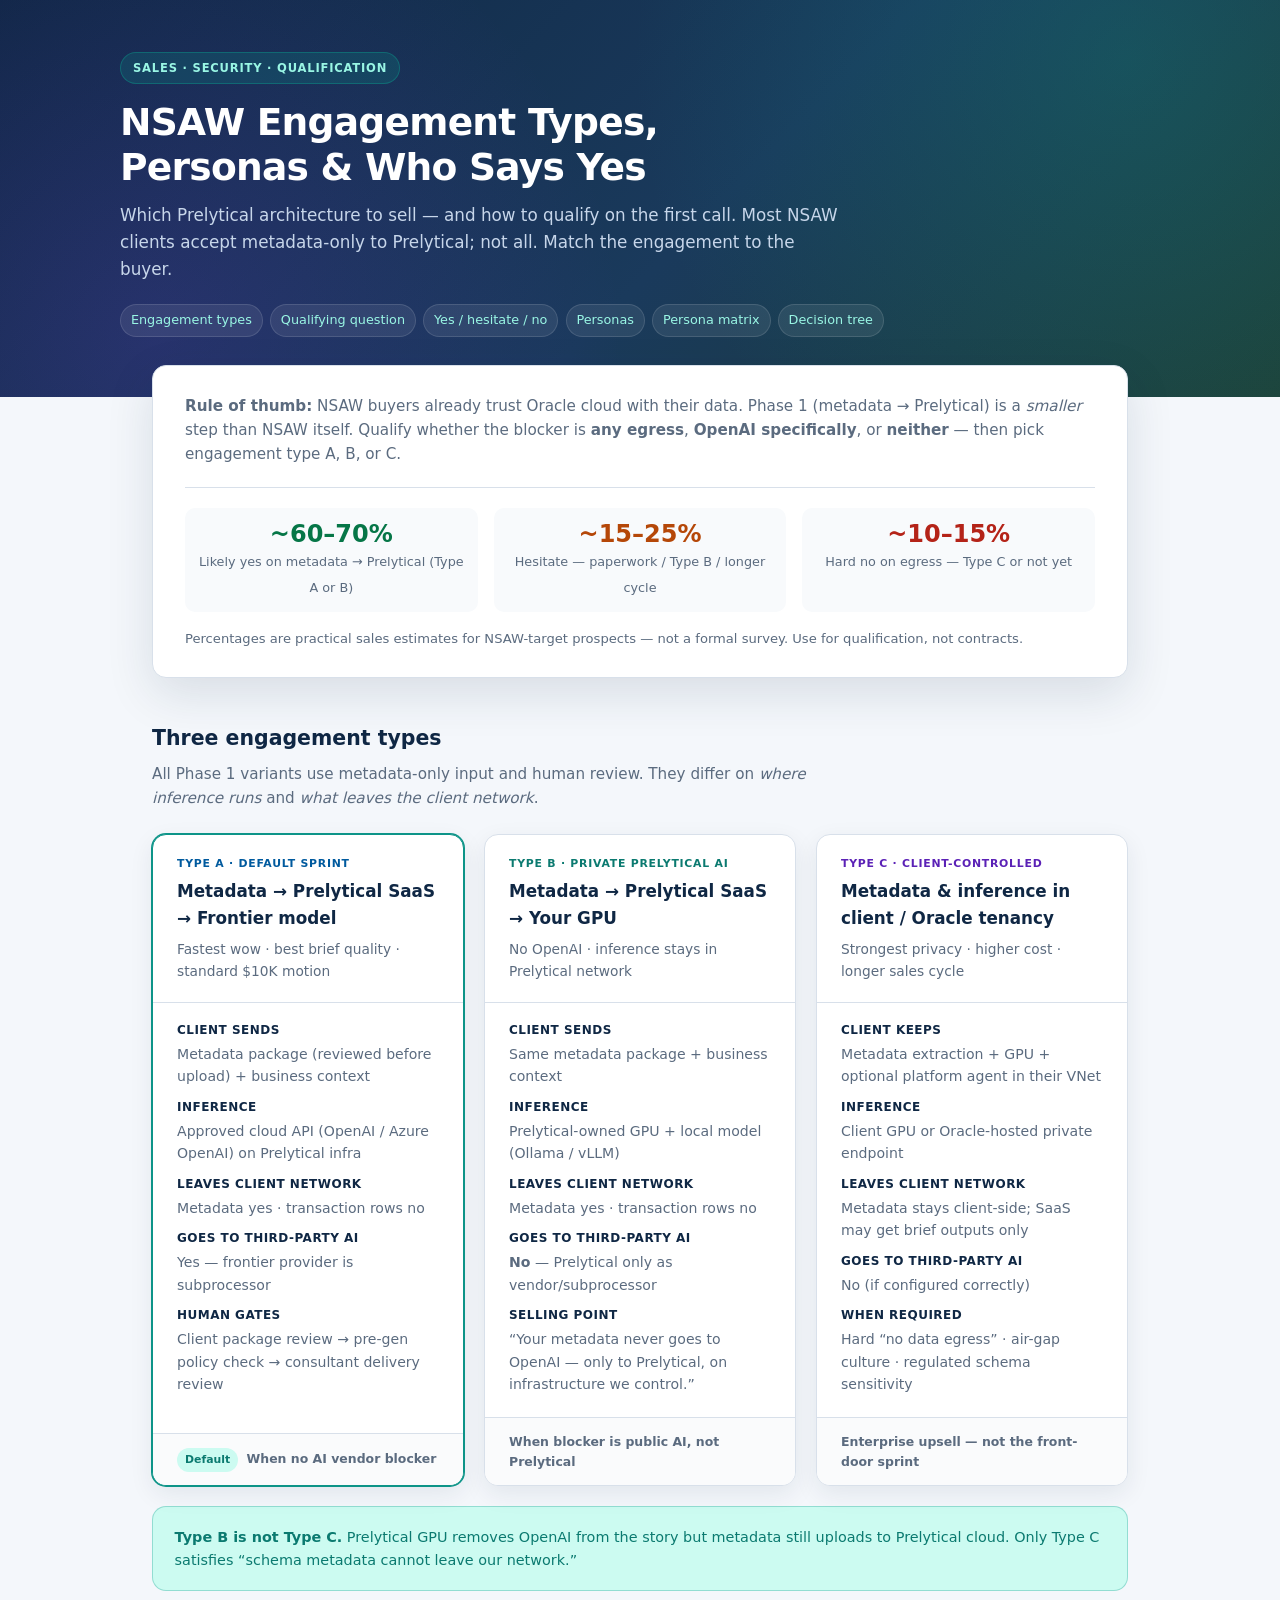
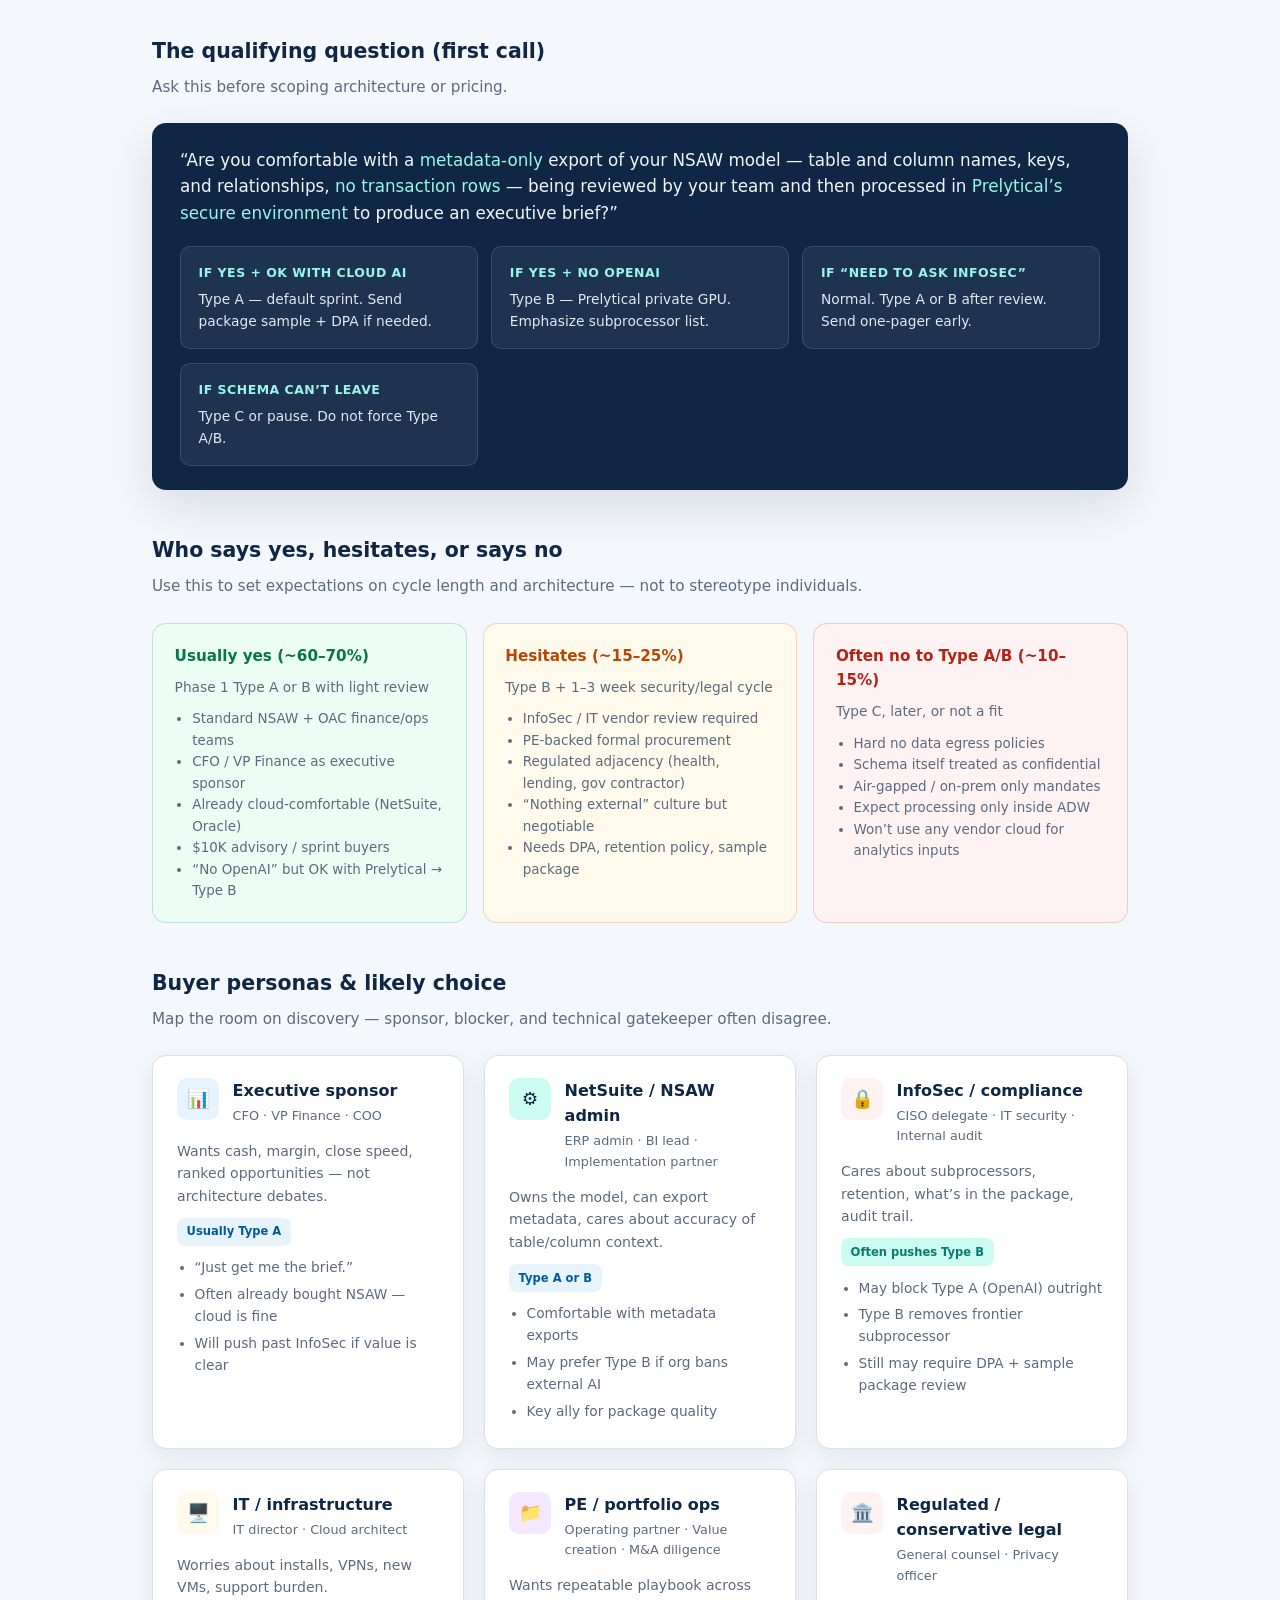
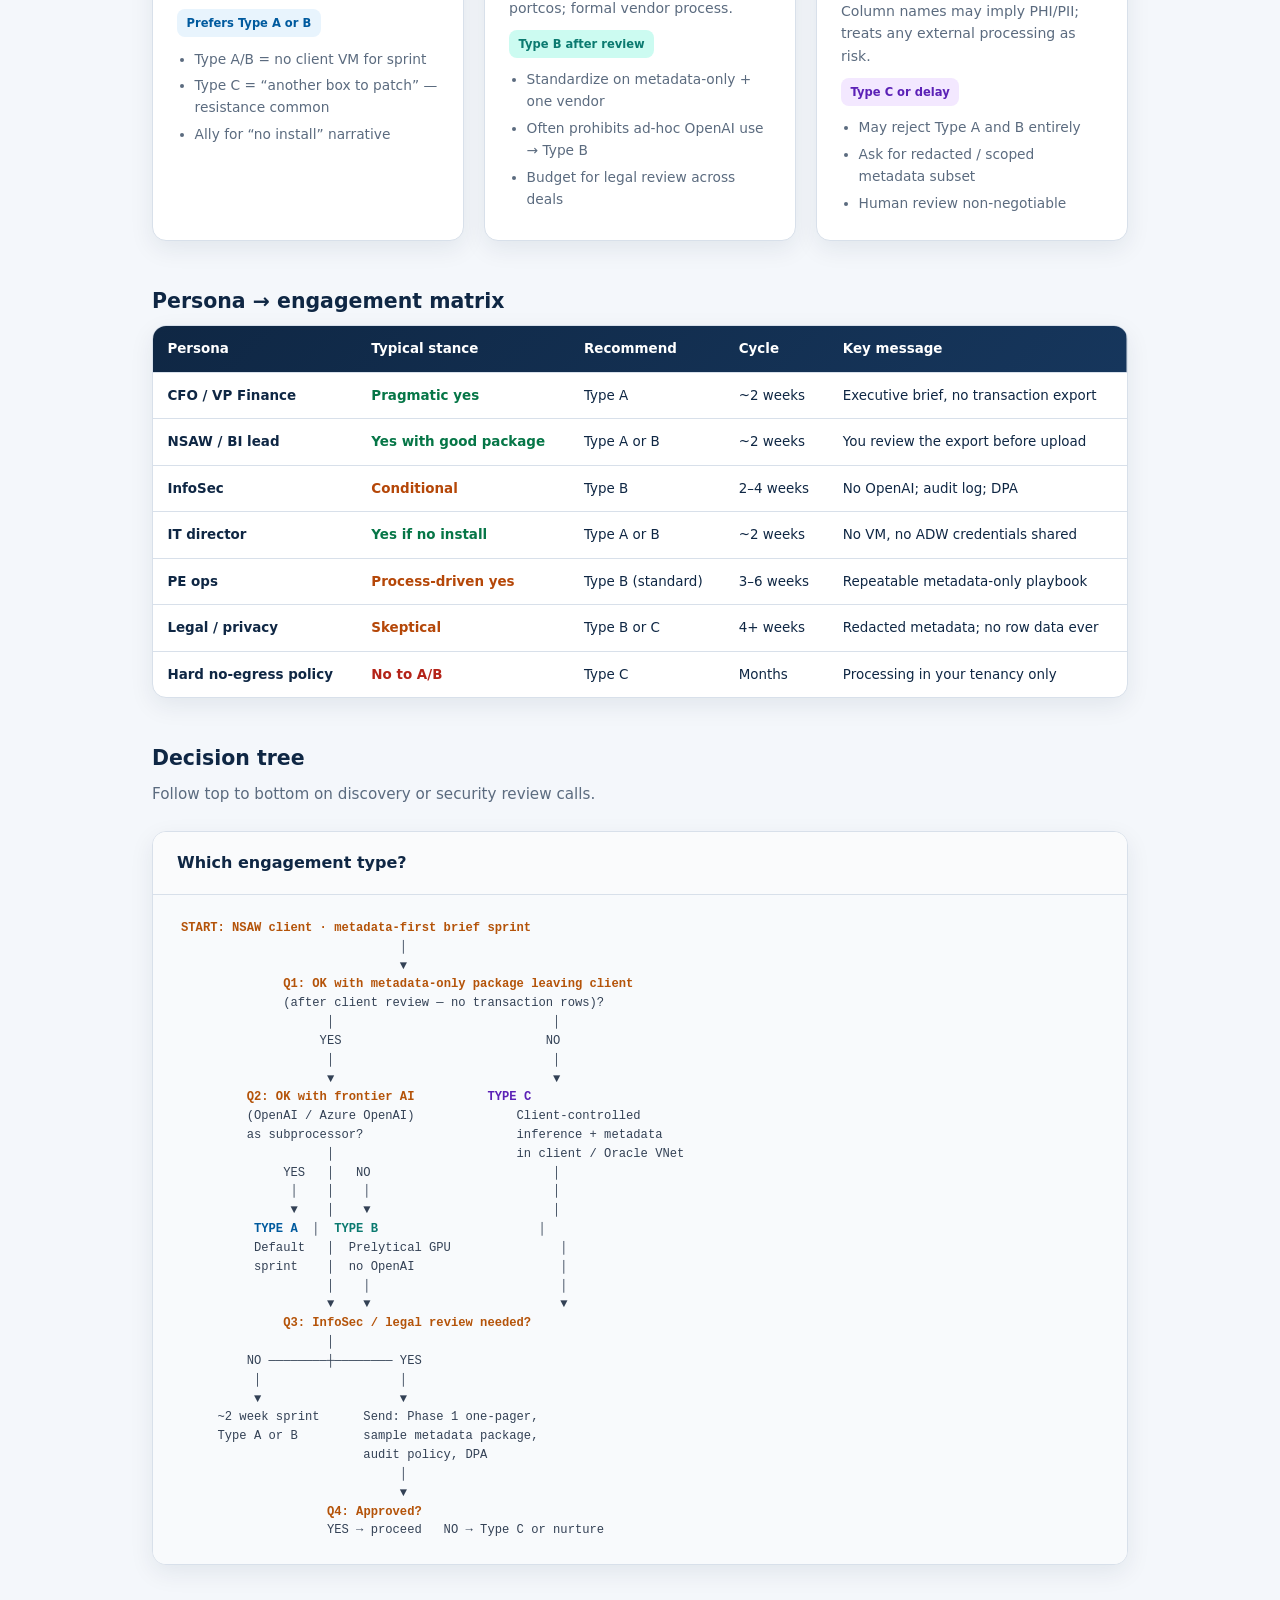
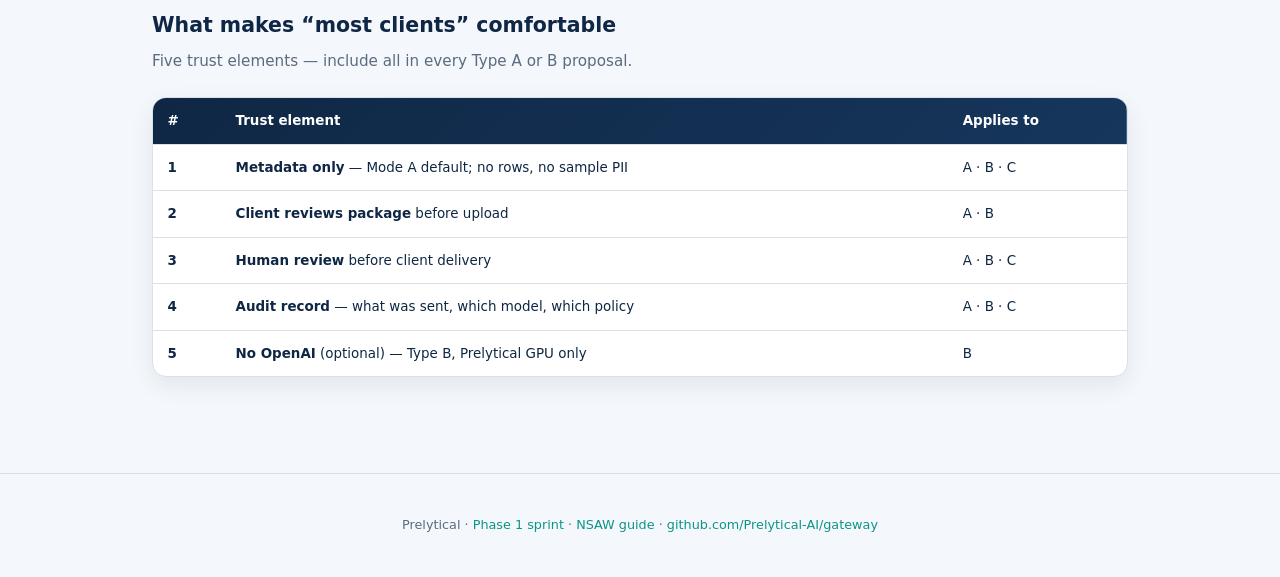
<file: docs/NSAW_QUALIFICATION.html>
<!DOCTYPE html>
<html lang="en">
<head>
  <meta charset="UTF-8" />
  <meta name="viewport" content="width=device-width, initial-scale=1.0" />
  <title>Prelytical — NSAW Engagement Qualification &amp; Personas</title>
  <style>
    :root {
      --bg: #f4f7fb;
      --surface: #ffffff;
      --text: #0f2744;
      --muted: #5b6b7f;
      --border: #d8e0ea;
      --primary: #0d9488;
      --primary-light: #ccfbf1;
      --primary-dark: #0b7a70;
      --navy: #0f2744;
      --navy-mid: #16365c;
      --saas: #0078d4;
      --saas-light: #e8f4fd;
      --saas-dark: #005a9e;
      --private: #7c3aed;
      --private-light: #f3e8ff;
      --private-dark: #5b21b6;
      --review: #b45309;
      --review-light: #fffbeb;
      --success: #067647;
      --success-bg: #ecfdf3;
      --warning: #b54708;
      --warning-bg: #fffaeb;
      --danger: #b42318;
      --danger-bg: #fef3f2;
      --shadow: 0 8px 24px rgba(15, 39, 68, 0.08);
      --shadow-lg: 0 16px 48px rgba(15, 39, 68, 0.12);
      --radius: 14px;
    }

    * { box-sizing: border-box; }
    html { scroll-behavior: smooth; }

    body {
      margin: 0;
      font-family: "Segoe UI", system-ui, -apple-system, BlinkMacSystemFont, sans-serif;
      background: var(--bg);
      color: var(--text);
      line-height: 1.6;
    }

    .hero {
      background: linear-gradient(135deg, var(--navy) 0%, #1a3a5c 55%, #1e4038 100%);
      color: #fff;
      padding: 3.25rem 2rem 3.75rem;
      position: relative;
      overflow: hidden;
    }

    .hero::before {
      content: "";
      position: absolute;
      inset: 0;
      background:
        radial-gradient(circle at 88% 15%, rgba(13, 148, 136, 0.25) 0%, transparent 42%),
        radial-gradient(circle at 12% 85%, rgba(124, 58, 237, 0.18) 0%, transparent 40%);
      pointer-events: none;
    }

    .hero-inner { max-width: 1040px; margin: 0 auto; position: relative; }

    .badge {
      display: inline-block;
      background: rgba(13, 148, 136, 0.22);
      border: 1px solid rgba(13, 148, 136, 0.45);
      color: #99f6e4;
      font-size: 0.72rem;
      font-weight: 600;
      letter-spacing: 0.07em;
      text-transform: uppercase;
      padding: 0.35rem 0.75rem;
      border-radius: 999px;
      margin-bottom: 1rem;
    }

    .hero h1 {
      margin: 0 0 0.75rem;
      font-size: clamp(1.65rem, 3.8vw, 2.35rem);
      font-weight: 700;
      letter-spacing: -0.02em;
      line-height: 1.2;
    }

    .hero p { margin: 0; max-width: 720px; font-size: 1.05rem; color: #c7d6ea; }

    .nav-toc {
      display: flex;
      flex-wrap: wrap;
      gap: 0.45rem;
      margin-top: 1.35rem;
    }

    .nav-toc a {
      font-size: 0.8rem;
      color: #99f6e4;
      text-decoration: none;
      padding: 0.32rem 0.62rem;
      background: rgba(255, 255, 255, 0.08);
      border: 1px solid rgba(255, 255, 255, 0.12);
      border-radius: 999px;
    }

    .nav-toc a:hover { background: rgba(255, 255, 255, 0.14); }

    .container { max-width: 1040px; margin: 0 auto; padding: 0 2rem 3.5rem; }
    section { margin-top: 2.75rem; }

    section > h2 {
      font-size: 1.28rem;
      font-weight: 700;
      margin: 0 0 0.45rem;
    }

    section > .section-lead {
      color: var(--muted);
      margin: 0 0 1.5rem;
      max-width: 720px;
      font-size: 0.95rem;
    }

    .intro-card {
      background: var(--surface);
      border: 1px solid var(--border);
      border-radius: var(--radius);
      padding: 1.75rem 2rem;
      margin-top: -2rem;
      box-shadow: var(--shadow-lg);
      position: relative;
      z-index: 1;
    }

    .intro-card p { margin: 0; color: var(--muted); font-size: 0.95rem; }

    .stat-row {
      display: grid;
      grid-template-columns: repeat(3, 1fr);
      gap: 1rem;
      margin-top: 1.25rem;
      padding-top: 1.25rem;
      border-top: 1px solid var(--border);
    }

    .stat {
      text-align: center;
      padding: 0.75rem;
      border-radius: 10px;
      background: #f8fafc;
    }

    .stat strong { display: block; font-size: 1.5rem; line-height: 1.2; }
    .stat span { font-size: 0.8rem; color: var(--muted); }

    .stat.yes strong { color: var(--success); }
    .stat.mid strong { color: var(--warning); }
    .stat.no strong { color: var(--danger); }

    /* Engagement type cards */
    .engage-grid {
      display: grid;
      grid-template-columns: repeat(auto-fit, minmax(280px, 1fr));
      gap: 1.25rem;
    }

    .engage-card {
      background: var(--surface);
      border: 1px solid var(--border);
      border-radius: var(--radius);
      overflow: hidden;
      box-shadow: var(--shadow);
      display: flex;
      flex-direction: column;
    }

    .engage-card.default { border-color: var(--primary); box-shadow: 0 0 0 1px var(--primary), var(--shadow); }

    .engage-top {
      padding: 1.25rem 1.5rem;
      border-bottom: 1px solid var(--border);
    }

    .engage-id {
      font-size: 0.68rem;
      font-weight: 700;
      letter-spacing: 0.07em;
      text-transform: uppercase;
      margin-bottom: 0.35rem;
    }

    .engage-id.a { color: var(--saas-dark); }
    .engage-id.b { color: var(--primary-dark); }
    .engage-id.c { color: var(--private-dark); }

    .engage-top h3 { margin: 0 0 0.35rem; font-size: 1.05rem; }
    .engage-top p { margin: 0; font-size: 0.86rem; color: var(--muted); }

    .engage-body {
      padding: 1.15rem 1.5rem 1.35rem;
      flex: 1;
      font-size: 0.88rem;
      color: var(--muted);
    }

    .engage-body dl { margin: 0; }
    .engage-body dt {
      font-weight: 600;
      color: var(--text);
      font-size: 0.75rem;
      text-transform: uppercase;
      letter-spacing: 0.04em;
      margin-top: 0.65rem;
    }

    .engage-body dt:first-child { margin-top: 0; }
    .engage-body dd { margin: 0.15rem 0 0; }

    .engage-foot {
      padding: 0.85rem 1.5rem;
      background: #fafbfc;
      border-top: 1px solid var(--border);
      font-size: 0.78rem;
      font-weight: 600;
      color: var(--muted);
    }

    .pill {
      display: inline-block;
      font-size: 0.68rem;
      font-weight: 700;
      padding: 0.2rem 0.5rem;
      border-radius: 999px;
      margin-right: 0.25rem;
    }

    .pill.def { background: var(--primary-light); color: var(--primary-dark); }

    /* Personas */
    .persona-grid {
      display: grid;
      grid-template-columns: repeat(auto-fit, minmax(300px, 1fr));
      gap: 1.25rem;
    }

    .persona {
      background: var(--surface);
      border: 1px solid var(--border);
      border-radius: var(--radius);
      padding: 1.35rem 1.5rem;
      box-shadow: var(--shadow);
    }

    .persona-header {
      display: flex;
      align-items: flex-start;
      gap: 0.85rem;
      margin-bottom: 0.85rem;
    }

    .persona-icon {
      width: 42px;
      height: 42px;
      border-radius: 10px;
      display: flex;
      align-items: center;
      justify-content: center;
      font-size: 1.15rem;
      flex-shrink: 0;
    }

    .persona-icon.exec { background: var(--saas-light); }
    .persona-icon.sec { background: var(--danger-bg); }
    .persona-icon.it { background: var(--warning-bg); }
    .persona-icon.ops { background: var(--primary-light); }
    .persona-icon.pe { background: var(--private-light); }

    .persona h3 { margin: 0 0 0.15rem; font-size: 1rem; }
    .persona .role { font-size: 0.8rem; color: var(--muted); margin: 0; }

    .persona-choice {
      display: inline-block;
      font-size: 0.72rem;
      font-weight: 700;
      padding: 0.3rem 0.6rem;
      border-radius: 8px;
      margin-top: 0.65rem;
    }

    .choice-a { background: var(--saas-light); color: var(--saas-dark); }
    .choice-b { background: var(--primary-light); color: var(--primary-dark); }
    .choice-c { background: var(--private-light); color: var(--private-dark); }
    .choice-block { background: var(--danger-bg); color: var(--danger); }

    .persona ul {
      margin: 0.65rem 0 0;
      padding-left: 1.1rem;
      font-size: 0.86rem;
      color: var(--muted);
    }

    .persona li { margin-bottom: 0.3rem; }

    /* Matrix table */
    .table-wrap {
      background: var(--surface);
      border: 1px solid var(--border);
      border-radius: var(--radius);
      overflow: hidden;
      box-shadow: var(--shadow);
      overflow-x: auto;
    }

    table { width: 100%; border-collapse: collapse; font-size: 0.84rem; min-width: 640px; }
    thead { background: linear-gradient(135deg, var(--navy), var(--navy-mid)); color: #fff; }
    th, td { padding: 0.75rem 0.9rem; text-align: left; border-bottom: 1px solid var(--border); vertical-align: top; }
    tbody tr:last-child td { border-bottom: none; }
    tbody tr:hover { background: #f8fafc; }
    td:first-child { font-weight: 600; white-space: nowrap; }

    .cell-yes { color: var(--success); font-weight: 600; }
    .cell-mid { color: var(--warning); font-weight: 600; }
    .cell-no { color: var(--danger); font-weight: 600; }

    /* Decision tree */
    .tree-card {
      background: var(--surface);
      border: 1px solid var(--border);
      border-radius: var(--radius);
      overflow: hidden;
      box-shadow: var(--shadow);
    }

    .tree-header {
      padding: 1.15rem 1.5rem;
      background: #fafbfc;
      border-bottom: 1px solid var(--border);
    }

    .tree-header h3 { margin: 0; font-size: 1rem; }

    .diagram {
      padding: 1.5rem 1.75rem;
      background: #f8fafc;
      font-family: "Cascadia Code", "SF Mono", Consolas, monospace;
      font-size: 0.76rem;
      line-height: 1.55;
      overflow-x: auto;
      white-space: pre;
      color: #334155;
    }

    .diagram .q { color: var(--review); font-weight: 600; }
    .diagram .a { color: var(--saas-dark); font-weight: 600; }
    .diagram .b { color: var(--primary-dark); font-weight: 600; }
    .diagram .c { color: var(--private-dark); font-weight: 600; }
    .diagram .x { color: var(--danger); font-weight: 600; }

    .qualify-box {
      background: var(--navy);
      color: #e2e8f0;
      border-radius: var(--radius);
      padding: 1.5rem 1.75rem;
      box-shadow: var(--shadow-lg);
    }

    .qualify-box p {
      margin: 0 0 1rem;
      font-size: 1.05rem;
      line-height: 1.55;
      color: #f1f5f9;
    }

    .qualify-box p:last-child { margin-bottom: 0; }

    .qualify-box em { color: #99f6e4; font-style: normal; }

    .answer-grid {
      display: grid;
      grid-template-columns: repeat(auto-fit, minmax(220px, 1fr));
      gap: 0.85rem;
      margin-top: 1.25rem;
    }

    .answer-card {
      background: rgba(255, 255, 255, 0.06);
      border: 1px solid rgba(255, 255, 255, 0.12);
      border-radius: 10px;
      padding: 1rem 1.1rem;
      font-size: 0.86rem;
    }

    .answer-card strong { display: block; color: #99f6e4; margin-bottom: 0.35rem; font-size: 0.78rem; text-transform: uppercase; letter-spacing: 0.04em; }

    .segment-grid {
      display: grid;
      grid-template-columns: repeat(3, 1fr);
      gap: 1rem;
    }

    .segment {
      border-radius: var(--radius);
      padding: 1.25rem 1.35rem;
      border: 1px solid var(--border);
    }

    .segment h3 { margin: 0 0 0.5rem; font-size: 0.95rem; }
    .segment p { margin: 0; font-size: 0.86rem; color: var(--muted); }
    .segment ul { margin: 0.65rem 0 0; padding-left: 1.1rem; font-size: 0.84rem; color: var(--muted); }

    .segment.yes { background: var(--success-bg); border-color: rgba(6, 118, 71, 0.2); }
    .segment.yes h3 { color: var(--success); }
    .segment.mid { background: var(--warning-bg); border-color: rgba(181, 71, 8, 0.2); }
    .segment.mid h3 { color: var(--warning); }
    .segment.no { background: var(--danger-bg); border-color: rgba(180, 35, 24, 0.2); }
    .segment.no h3 { color: var(--danger); }

    .callout {
      background: var(--primary-light);
      border: 1px solid rgba(13, 148, 136, 0.3);
      border-radius: var(--radius);
      padding: 1.15rem 1.35rem;
      margin-top: 1.25rem;
      font-size: 0.9rem;
      color: var(--primary-dark);
    }

    .callout p { margin: 0; }

    footer {
      text-align: center;
      padding: 1.75rem;
      color: var(--muted);
      font-size: 0.8rem;
      border-top: 1px solid var(--border);
      margin-top: 2.5rem;
    }

    footer a { color: var(--primary); text-decoration: none; }

    code {
      font-family: "Cascadia Code", "SF Mono", Consolas, monospace;
      font-size: 0.86em;
      background: #eef2f7;
      padding: 0.1rem 0.32rem;
      border-radius: 4px;
    }

    @media (max-width: 768px) {
      .stat-row, .segment-grid { grid-template-columns: 1fr; }
    }

    @media (max-width: 640px) {
      .hero { padding: 2.25rem 1.25rem 2.75rem; }
      .container { padding: 0 1.25rem 2.5rem; }
      .intro-card { margin-top: -1.25rem; padding: 1.25rem; }
    }
  </style>
</head>
<body>

  <header class="hero">
    <div class="hero-inner">
      <span class="badge">Sales · Security · Qualification</span>
      <h1>NSAW Engagement Types,<br />Personas &amp; Who Says Yes</h1>
      <p>
        Which Prelytical architecture to sell — and how to qualify on the first call.
        Most NSAW clients accept metadata-only to Prelytical; not all. Match the engagement to the buyer.
      </p>
      <nav class="nav-toc">
        <a href="#types">Engagement types</a>
        <a href="#qualify">Qualifying question</a>
        <a href="#segments">Yes / hesitate / no</a>
        <a href="#personas">Personas</a>
        <a href="#matrix">Persona matrix</a>
        <a href="#tree">Decision tree</a>
      </nav>
    </div>
  </header>

  <div class="container">

    <div class="intro-card">
      <p>
        <strong>Rule of thumb:</strong> NSAW buyers already trust Oracle cloud with their data.
        Phase 1 (metadata → Prelytical) is a <em>smaller</em> step than NSAW itself.
        Qualify whether the blocker is <strong>any egress</strong>, <strong>OpenAI specifically</strong>, or <strong>neither</strong> —
        then pick engagement type A, B, or C.
      </p>
      <div class="stat-row">
        <div class="stat yes"><strong>~60–70%</strong><span>Likely yes on metadata → Prelytical (Type A or B)</span></div>
        <div class="stat mid"><strong>~15–25%</strong><span>Hesitate — paperwork / Type B / longer cycle</span></div>
        <div class="stat no"><strong>~10–15%</strong><span>Hard no on egress — Type C or not yet</span></div>
      </div>
      <p style="margin:1rem 0 0;font-size:0.82rem;color:var(--muted);">
        Percentages are practical sales estimates for NSAW-target prospects — not a formal survey. Use for qualification, not contracts.
      </p>
    </div>

    <!-- Engagement types -->
    <section id="types">
      <h2>Three engagement types</h2>
      <p class="section-lead">All Phase 1 variants use metadata-only input and human review. They differ on <em>where inference runs</em> and <em>what leaves the client network</em>.</p>

      <div class="engage-grid">

        <article class="engage-card default">
          <div class="engage-top">
            <div class="engage-id a">Type A · Default sprint</div>
            <h3>Metadata → Prelytical SaaS → Frontier model</h3>
            <p>Fastest wow · best brief quality · standard $10K motion</p>
          </div>
          <div class="engage-body">
            <dl>
              <dt>Client sends</dt>
              <dd>Metadata package (reviewed before upload) + business context</dd>
              <dt>Inference</dt>
              <dd>Approved cloud API (OpenAI / Azure OpenAI) on Prelytical infra</dd>
              <dt>Leaves client network</dt>
              <dd>Metadata yes · transaction rows no</dd>
              <dt>Goes to third-party AI</dt>
              <dd>Yes — frontier provider is subprocessor</dd>
              <dt>Human gates</dt>
              <dd>Client package review → pre-gen policy check → consultant delivery review</dd>
            </dl>
          </div>
          <div class="engage-foot"><span class="pill def">Default</span> When no AI vendor blocker</div>
        </article>

        <article class="engage-card">
          <div class="engage-top">
            <div class="engage-id b">Type B · Private Prelytical AI</div>
            <h3>Metadata → Prelytical SaaS → Your GPU</h3>
            <p>No OpenAI · inference stays in Prelytical network</p>
          </div>
          <div class="engage-body">
            <dl>
              <dt>Client sends</dt>
              <dd>Same metadata package + business context</dd>
              <dt>Inference</dt>
              <dd>Prelytical-owned GPU + local model (Ollama / vLLM)</dd>
              <dt>Leaves client network</dt>
              <dd>Metadata yes · transaction rows no</dd>
              <dt>Goes to third-party AI</dt>
              <dd><strong>No</strong> — Prelytical only as vendor/subprocessor</dd>
              <dt>Selling point</dt>
              <dd>“Your metadata never goes to OpenAI — only to Prelytical, on infrastructure we control.”</dd>
            </dl>
          </div>
          <div class="engage-foot">When blocker is public AI, not Prelytical</div>
        </article>

        <article class="engage-card">
          <div class="engage-top">
            <div class="engage-id c">Type C · Client-controlled</div>
            <h3>Metadata &amp; inference in client / Oracle tenancy</h3>
            <p>Strongest privacy · higher cost · longer sales cycle</p>
          </div>
          <div class="engage-body">
            <dl>
              <dt>Client keeps</dt>
              <dd>Metadata extraction + GPU + optional platform agent in their VNet</dd>
              <dt>Inference</dt>
              <dd>Client GPU or Oracle-hosted private endpoint</dd>
              <dt>Leaves client network</dt>
              <dd>Metadata stays client-side; SaaS may get brief outputs only</dd>
              <dt>Goes to third-party AI</dt>
              <dd>No (if configured correctly)</dd>
              <dt>When required</dt>
              <dd>Hard “no data egress” · air-gap culture · regulated schema sensitivity</dd>
            </dl>
          </div>
          <div class="engage-foot">Enterprise upsell — not the front-door sprint</div>
        </article>

      </div>

      <div class="callout">
        <p>
          <strong>Type B is not Type C.</strong> Prelytical GPU removes OpenAI from the story but metadata still uploads to Prelytical cloud.
          Only Type C satisfies “schema metadata cannot leave our network.”
        </p>
      </div>
    </section>

    <!-- Qualifying question -->
    <section id="qualify">
      <h2>The qualifying question (first call)</h2>
      <p class="section-lead">Ask this before scoping architecture or pricing.</p>

      <div class="qualify-box">
        <p>
          “Are you comfortable with a <em>metadata-only</em> export of your NSAW model —
          table and column names, keys, and relationships, <em>no transaction rows</em> —
          being reviewed by your team and then processed in <em>Prelytical’s secure environment</em>
          to produce an executive brief?”
        </p>
        <div class="answer-grid">
          <div class="answer-card">
            <strong>If yes + OK with cloud AI</strong>
            Type A — default sprint. Send package sample + DPA if needed.
          </div>
          <div class="answer-card">
            <strong>If yes + no OpenAI</strong>
            Type B — Prelytical private GPU. Emphasize subprocessor list.
          </div>
          <div class="answer-card">
            <strong>If “need to ask InfoSec”</strong>
            Normal. Type A or B after review. Send one-pager early.
          </div>
          <div class="answer-card">
            <strong>If schema can’t leave</strong>
            Type C or pause. Do not force Type A/B.
          </div>
        </div>
      </div>
    </section>

    <!-- Segments -->
    <section id="segments">
      <h2>Who says yes, hesitates, or says no</h2>
      <p class="section-lead">Use this to set expectations on cycle length and architecture — not to stereotype individuals.</p>

      <div class="segment-grid">
        <div class="segment yes">
          <h3>Usually yes (~60–70%)</h3>
          <p>Phase 1 Type A or B with light review</p>
          <ul>
            <li>Standard NSAW + OAC finance/ops teams</li>
            <li>CFO / VP Finance as executive sponsor</li>
            <li>Already cloud-comfortable (NetSuite, Oracle)</li>
            <li>$10K advisory / sprint buyers</li>
            <li>“No OpenAI” but OK with Prelytical → Type B</li>
          </ul>
        </div>
        <div class="segment mid">
          <h3>Hesitates (~15–25%)</h3>
          <p>Type B + 1–3 week security/legal cycle</p>
          <ul>
            <li>InfoSec / IT vendor review required</li>
            <li>PE-backed formal procurement</li>
            <li>Regulated adjacency (health, lending, gov contractor)</li>
            <li>“Nothing external” culture but negotiable</li>
            <li>Needs DPA, retention policy, sample package</li>
          </ul>
        </div>
        <div class="segment no">
          <h3>Often no to Type A/B (~10–15%)</h3>
          <p>Type C, later, or not a fit</p>
          <ul>
            <li>Hard no data egress policies</li>
            <li>Schema itself treated as confidential</li>
            <li>Air-gapped / on-prem only mandates</li>
            <li>Expect processing only inside ADW</li>
            <li>Won’t use any vendor cloud for analytics inputs</li>
          </ul>
        </div>
      </div>
    </section>

    <!-- Personas -->
    <section id="personas">
      <h2>Buyer personas &amp; likely choice</h2>
      <p class="section-lead">Map the room on discovery — sponsor, blocker, and technical gatekeeper often disagree.</p>

      <div class="persona-grid">

        <article class="persona">
          <div class="persona-header">
            <div class="persona-icon exec">📊</div>
            <div>
              <h3>Executive sponsor</h3>
              <p class="role">CFO · VP Finance · COO</p>
            </div>
          </div>
          <p style="margin:0;font-size:0.88rem;color:var(--muted);">
            Wants cash, margin, close speed, ranked opportunities — not architecture debates.
          </p>
          <span class="persona-choice choice-a">Usually Type A</span>
          <ul>
            <li>“Just get me the brief.”</li>
            <li>Often already bought NSAW — cloud is fine</li>
            <li>Will push past InfoSec if value is clear</li>
          </ul>
        </article>

        <article class="persona">
          <div class="persona-header">
            <div class="persona-icon ops">⚙️</div>
            <div>
              <h3>NetSuite / NSAW admin</h3>
              <p class="role">ERP admin · BI lead · Implementation partner</p>
            </div>
          </div>
          <p style="margin:0;font-size:0.88rem;color:var(--muted);">
            Owns the model, can export metadata, cares about accuracy of table/column context.
          </p>
          <span class="persona-choice choice-a">Type A or B</span>
          <ul>
            <li>Comfortable with metadata exports</li>
            <li>May prefer Type B if org bans external AI</li>
            <li>Key ally for package quality</li>
          </ul>
        </article>

        <article class="persona">
          <div class="persona-header">
            <div class="persona-icon sec">🔒</div>
            <div>
              <h3>InfoSec / compliance</h3>
              <p class="role">CISO delegate · IT security · Internal audit</p>
            </div>
          </div>
          <p style="margin:0;font-size:0.88rem;color:var(--muted);">
            Cares about subprocessors, retention, what’s in the package, audit trail.
          </p>
          <span class="persona-choice choice-b">Often pushes Type B</span>
          <ul>
            <li>May block Type A (OpenAI) outright</li>
            <li>Type B removes frontier subprocessor</li>
            <li>Still may require DPA + sample package review</li>
          </ul>
        </article>

        <article class="persona">
          <div class="persona-header">
            <div class="persona-icon it">🖥️</div>
            <div>
              <h3>IT / infrastructure</h3>
              <p class="role">IT director · Cloud architect</p>
            </div>
          </div>
          <p style="margin:0;font-size:0.88rem;color:var(--muted);">
            Worries about installs, VPNs, new VMs, support burden.
          </p>
          <span class="persona-choice choice-a">Prefers Type A or B</span>
          <ul>
            <li>Type A/B = no client VM for sprint</li>
            <li>Type C = “another box to patch” — resistance common</li>
            <li>Ally for “no install” narrative</li>
          </ul>
        </article>

        <article class="persona">
          <div class="persona-header">
            <div class="persona-icon pe">📁</div>
            <div>
              <h3>PE / portfolio ops</h3>
              <p class="role">Operating partner · Value creation · M&amp;A diligence</p>
            </div>
          </div>
          <p style="margin:0;font-size:0.88rem;color:var(--muted);">
            Wants repeatable playbook across portcos; formal vendor process.
          </p>
          <span class="persona-choice choice-b">Type B after review</span>
          <ul>
            <li>Standardize on metadata-only + one vendor</li>
            <li>Often prohibits ad-hoc OpenAI use → Type B</li>
            <li>Budget for legal review across deals</li>
          </ul>
        </article>

        <article class="persona">
          <div class="persona-header">
            <div class="persona-icon sec">🏛️</div>
            <div>
              <h3>Regulated / conservative legal</h3>
              <p class="role">General counsel · Privacy officer</p>
            </div>
          </div>
          <p style="margin:0;font-size:0.88rem;color:var(--muted);">
            Column names may imply PHI/PII; treats any external processing as risk.
          </p>
          <span class="persona-choice choice-c">Type C or delay</span>
          <ul>
            <li>May reject Type A and B entirely</li>
            <li>Ask for redacted / scoped metadata subset</li>
            <li>Human review non-negotiable</li>
          </ul>
        </article>

      </div>
    </section>

    <!-- Matrix -->
    <section id="matrix">
      <h2>Persona → engagement matrix</h2>
      <div class="table-wrap">
        <table>
          <thead>
            <tr>
              <th>Persona</th>
              <th>Typical stance</th>
              <th>Recommend</th>
              <th>Cycle</th>
              <th>Key message</th>
            </tr>
          </thead>
          <tbody>
            <tr>
              <td>CFO / VP Finance</td>
              <td class="cell-yes">Pragmatic yes</td>
              <td>Type A</td>
              <td>~2 weeks</td>
              <td>Executive brief, no transaction export</td>
            </tr>
            <tr>
              <td>NSAW / BI lead</td>
              <td class="cell-yes">Yes with good package</td>
              <td>Type A or B</td>
              <td>~2 weeks</td>
              <td>You review the export before upload</td>
            </tr>
            <tr>
              <td>InfoSec</td>
              <td class="cell-mid">Conditional</td>
              <td>Type B</td>
              <td>2–4 weeks</td>
              <td>No OpenAI; audit log; DPA</td>
            </tr>
            <tr>
              <td>IT director</td>
              <td class="cell-yes">Yes if no install</td>
              <td>Type A or B</td>
              <td>~2 weeks</td>
              <td>No VM, no ADW credentials shared</td>
            </tr>
            <tr>
              <td>PE ops</td>
              <td class="cell-mid">Process-driven yes</td>
              <td>Type B (standard)</td>
              <td>3–6 weeks</td>
              <td>Repeatable metadata-only playbook</td>
            </tr>
            <tr>
              <td>Legal / privacy</td>
              <td class="cell-mid">Skeptical</td>
              <td>Type B or C</td>
              <td>4+ weeks</td>
              <td>Redacted metadata; no row data ever</td>
            </tr>
            <tr>
              <td>Hard no-egress policy</td>
              <td class="cell-no">No to A/B</td>
              <td>Type C</td>
              <td>Months</td>
              <td>Processing in your tenancy only</td>
            </tr>
          </tbody>
        </table>
      </div>
    </section>

    <!-- Decision tree -->
    <section id="tree">
      <h2>Decision tree</h2>
      <p class="section-lead">Follow top to bottom on discovery or security review calls.</p>

      <div class="tree-card">
        <div class="tree-header"><h3>Which engagement type?</h3></div>
        <div class="diagram"><span class="q">START: NSAW client · metadata-first brief sprint</span>
                              │
                              ▼
              <span class="q">Q1: OK with metadata-only package leaving client</span>
              (after client review — no transaction rows)?
                    │                              │
                   YES                            NO
                    │                              │
                    ▼                              ▼
         <span class="q">Q2: OK with frontier AI</span>          <span class="c">TYPE C</span>
         (OpenAI / Azure OpenAI)              Client-controlled
         as subprocessor?                     inference + metadata
                    │                         in client / Oracle VNet
              YES   │   NO                         │
               │    │    │                         │
               ▼    │    ▼                         │
          <span class="a">TYPE A</span>  │  <span class="b">TYPE B</span>                      │
          Default   │  Prelytical GPU               │
          sprint    │  no OpenAI                    │
                    │    │                          │
                    ▼    ▼                          ▼
              <span class="q">Q3: InfoSec / legal review needed?</span>
                    │
         NO ────────┼──────── YES
          │                   │
          ▼                   ▼
     ~2 week sprint      Send: Phase 1 one-pager,
     Type A or B         sample metadata package,
                         audit policy, DPA
                              │
                              ▼
                    <span class="q">Q4: Approved?</span>
                    YES → proceed   NO → Type C or nurture</div>
      </div>
    </section>

    <!-- What makes yes -->
    <section id="trust">
      <h2>What makes “most clients” comfortable</h2>
      <p class="section-lead">Five trust elements — include all in every Type A or B proposal.</p>

      <div class="table-wrap">
        <table>
          <thead>
            <tr>
              <th>#</th>
              <th>Trust element</th>
              <th>Applies to</th>
            </tr>
          </thead>
          <tbody>
            <tr>
              <td>1</td>
              <td><strong>Metadata only</strong> — Mode A default; no rows, no sample PII</td>
              <td>A · B · C</td>
            </tr>
            <tr>
              <td>2</td>
              <td><strong>Client reviews package</strong> before upload</td>
              <td>A · B</td>
            </tr>
            <tr>
              <td>3</td>
              <td><strong>Human review</strong> before client delivery</td>
              <td>A · B · C</td>
            </tr>
            <tr>
              <td>4</td>
              <td><strong>Audit record</strong> — what was sent, which model, which policy</td>
              <td>A · B · C</td>
            </tr>
            <tr>
              <td>5</td>
              <td><strong>No OpenAI</strong> (optional) — Type B, Prelytical GPU only</td>
              <td>B</td>
            </tr>
          </tbody>
        </table>
      </div>
    </section>

  </div>

  <footer>
    <p>
      Prelytical &middot;
      <a href="NSAW_PHASE1_SPRINT.html">Phase 1 sprint</a>
      &middot;
      <a href="NSAW_ENGAGEMENT.html">NSAW guide</a>
      &middot;
      <a href="https://github.com/Prelytical-AI/gateway">github.com/Prelytical-AI/gateway</a>
    </p>
  </footer>

</body>
</html>
</file>
